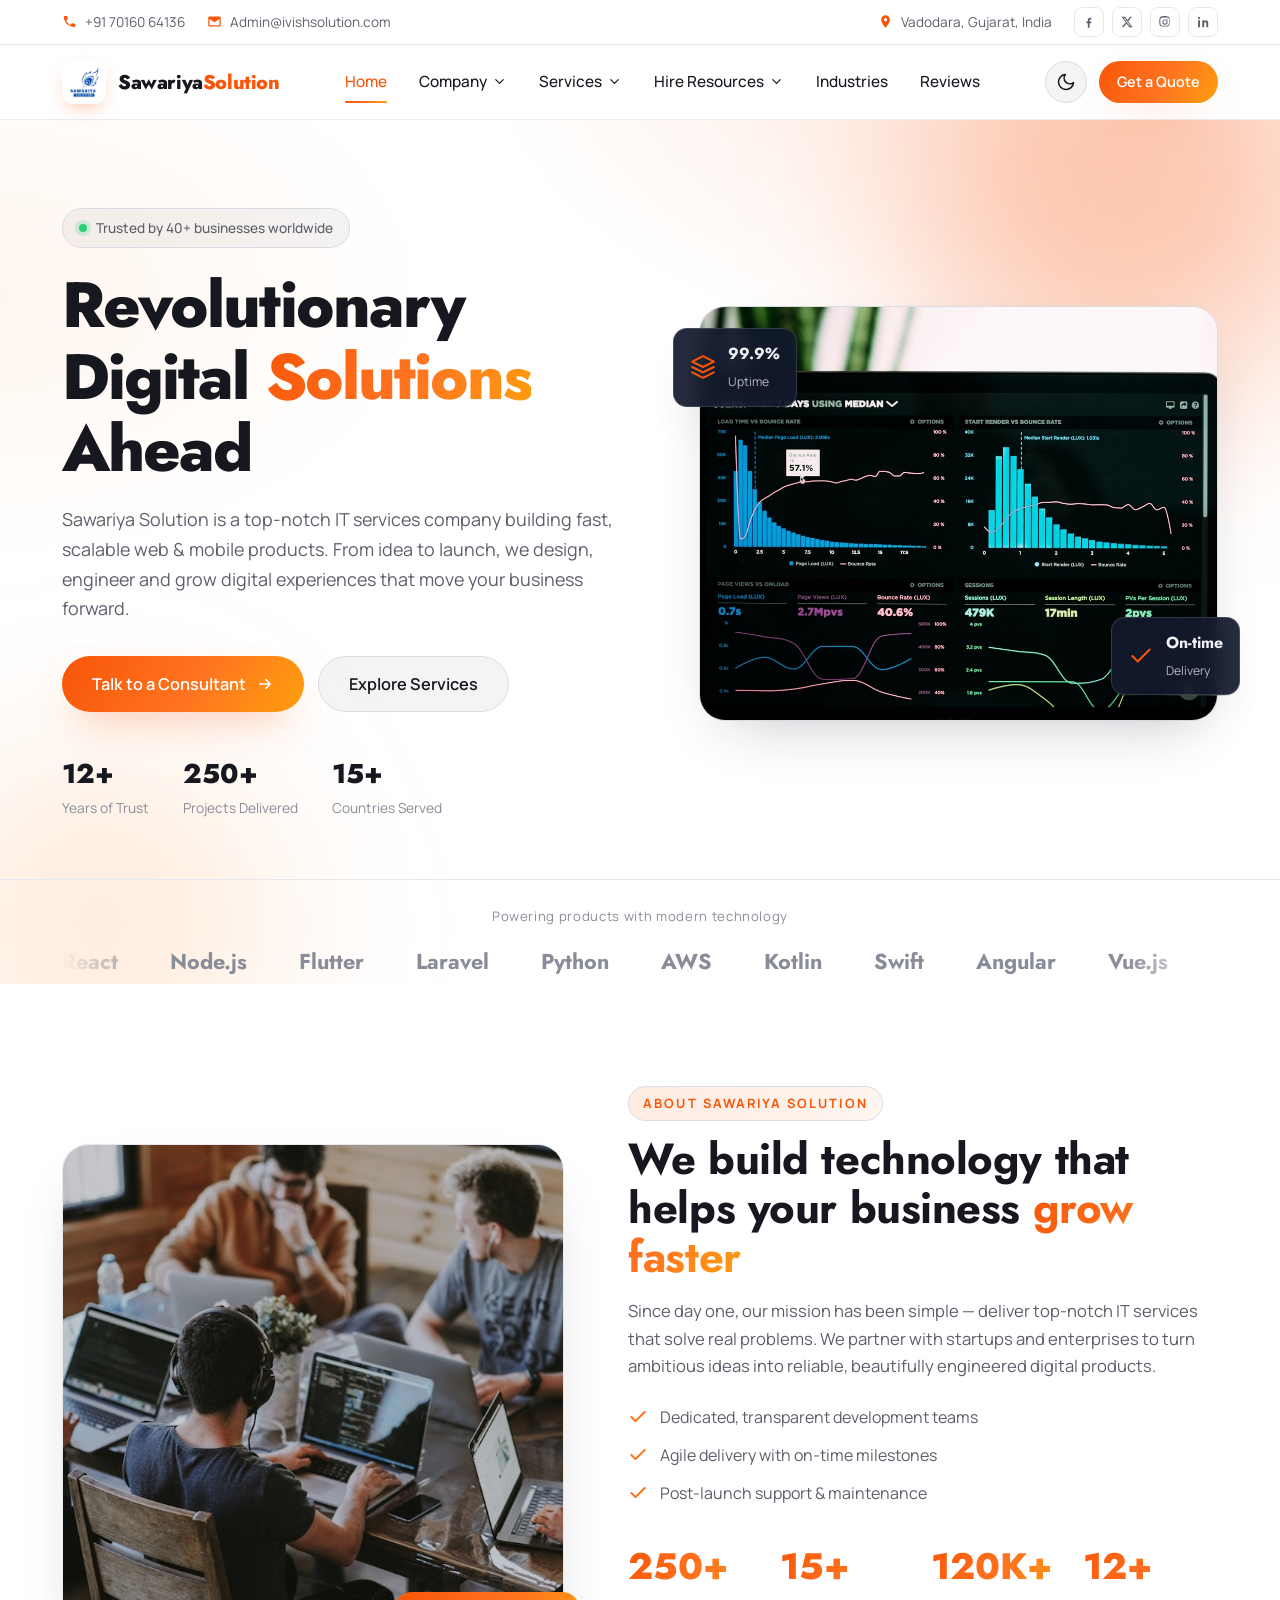
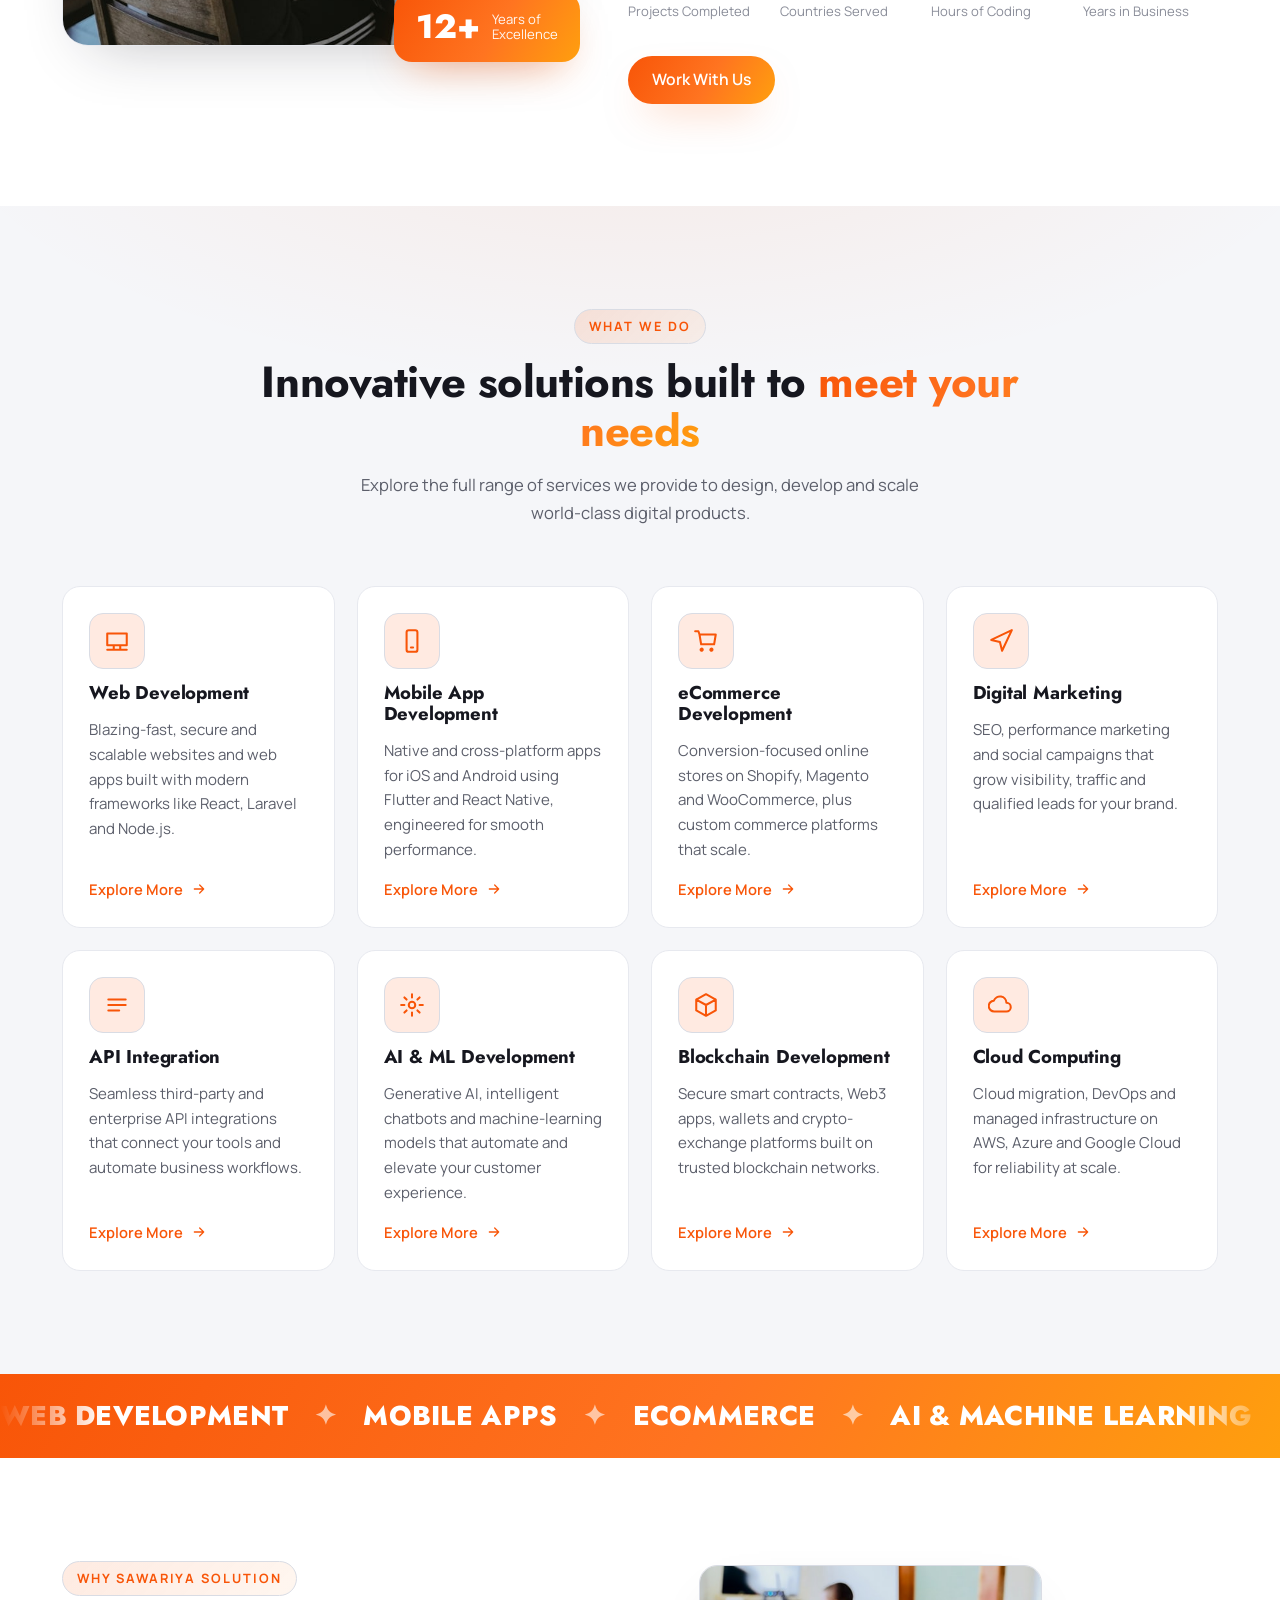
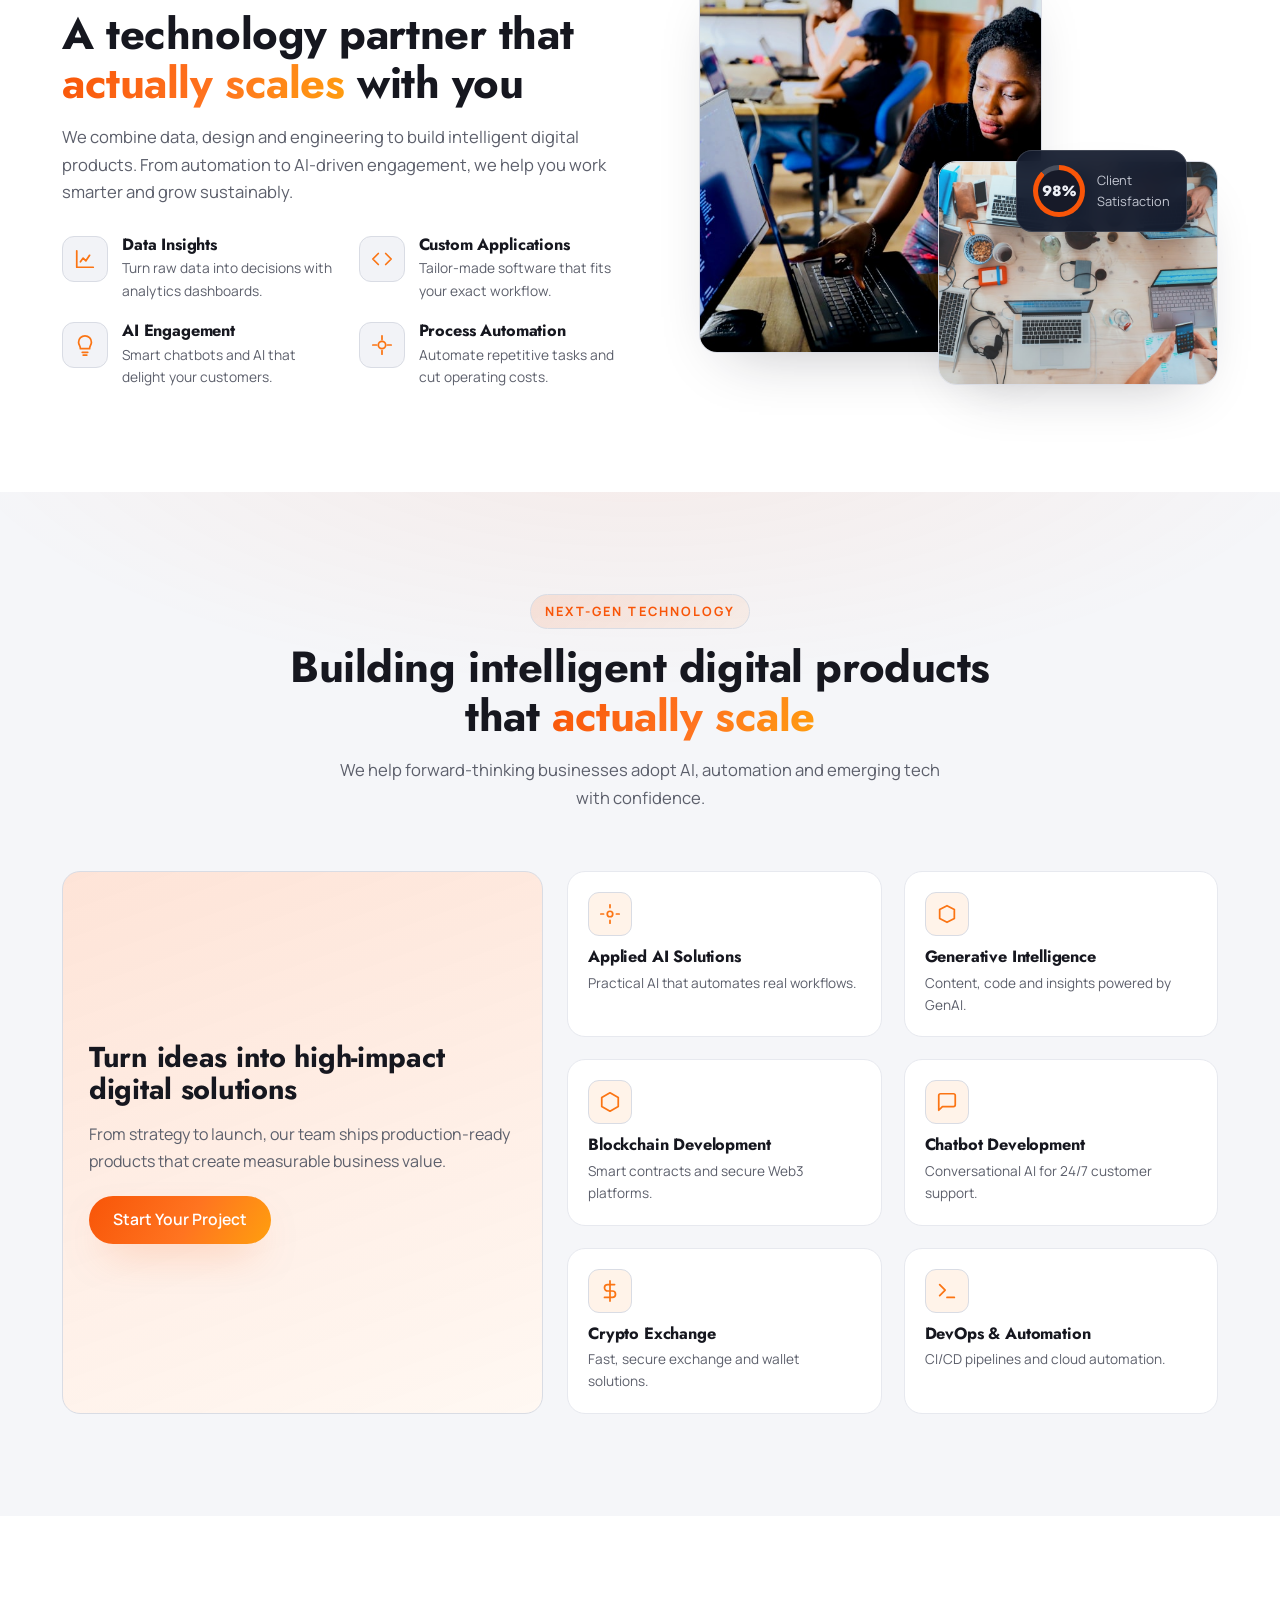
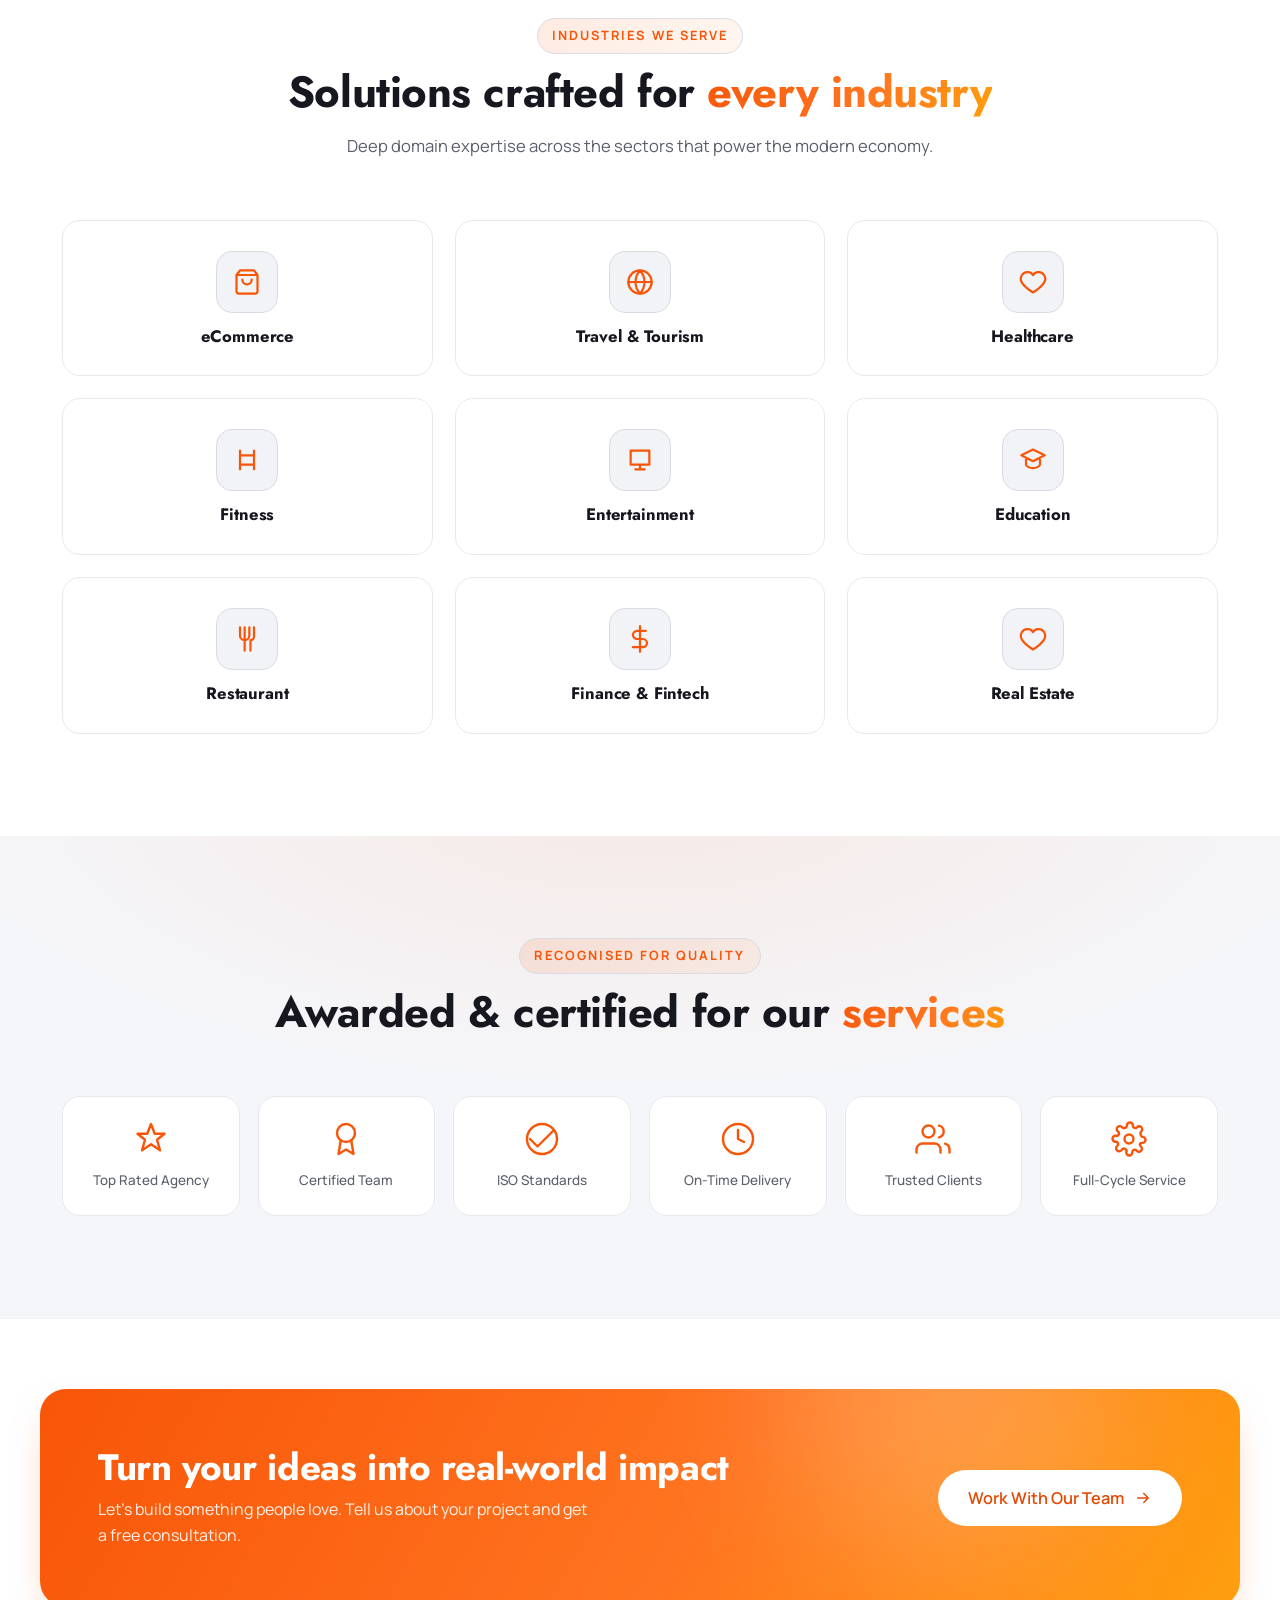
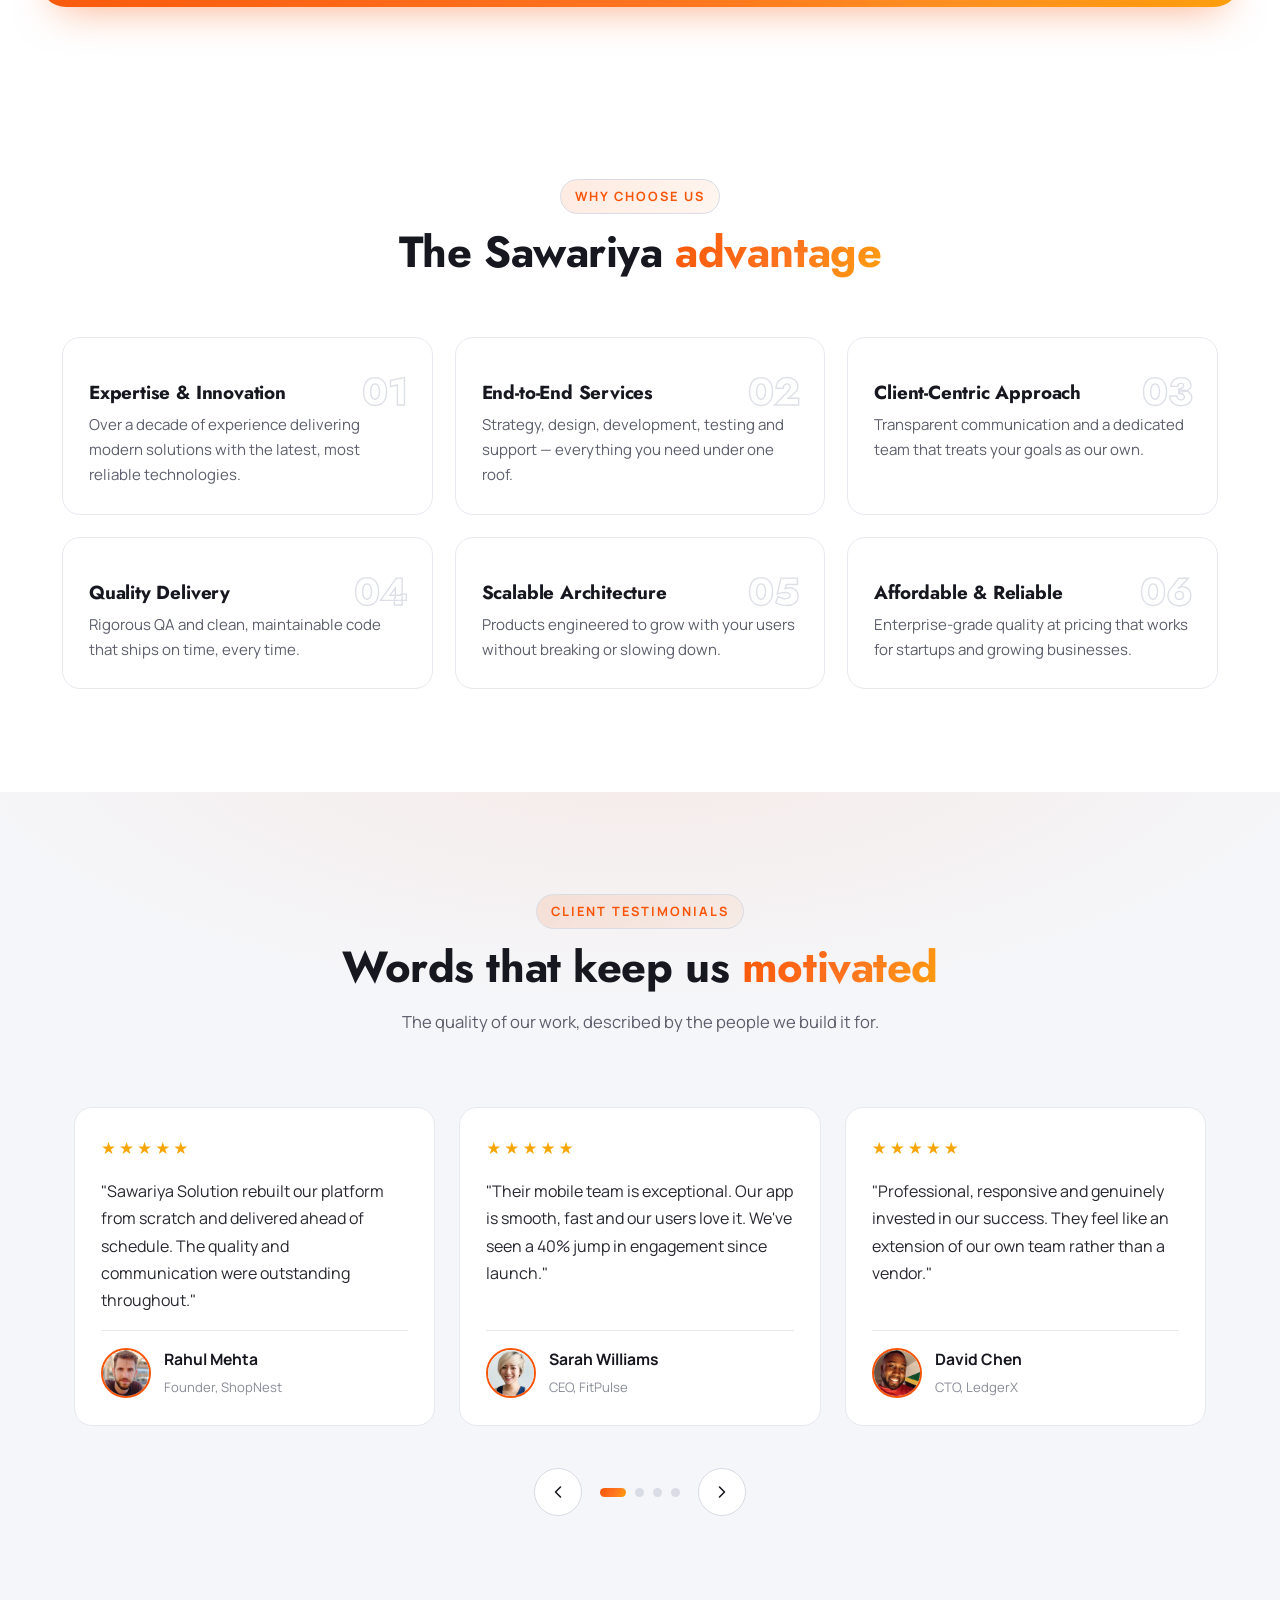
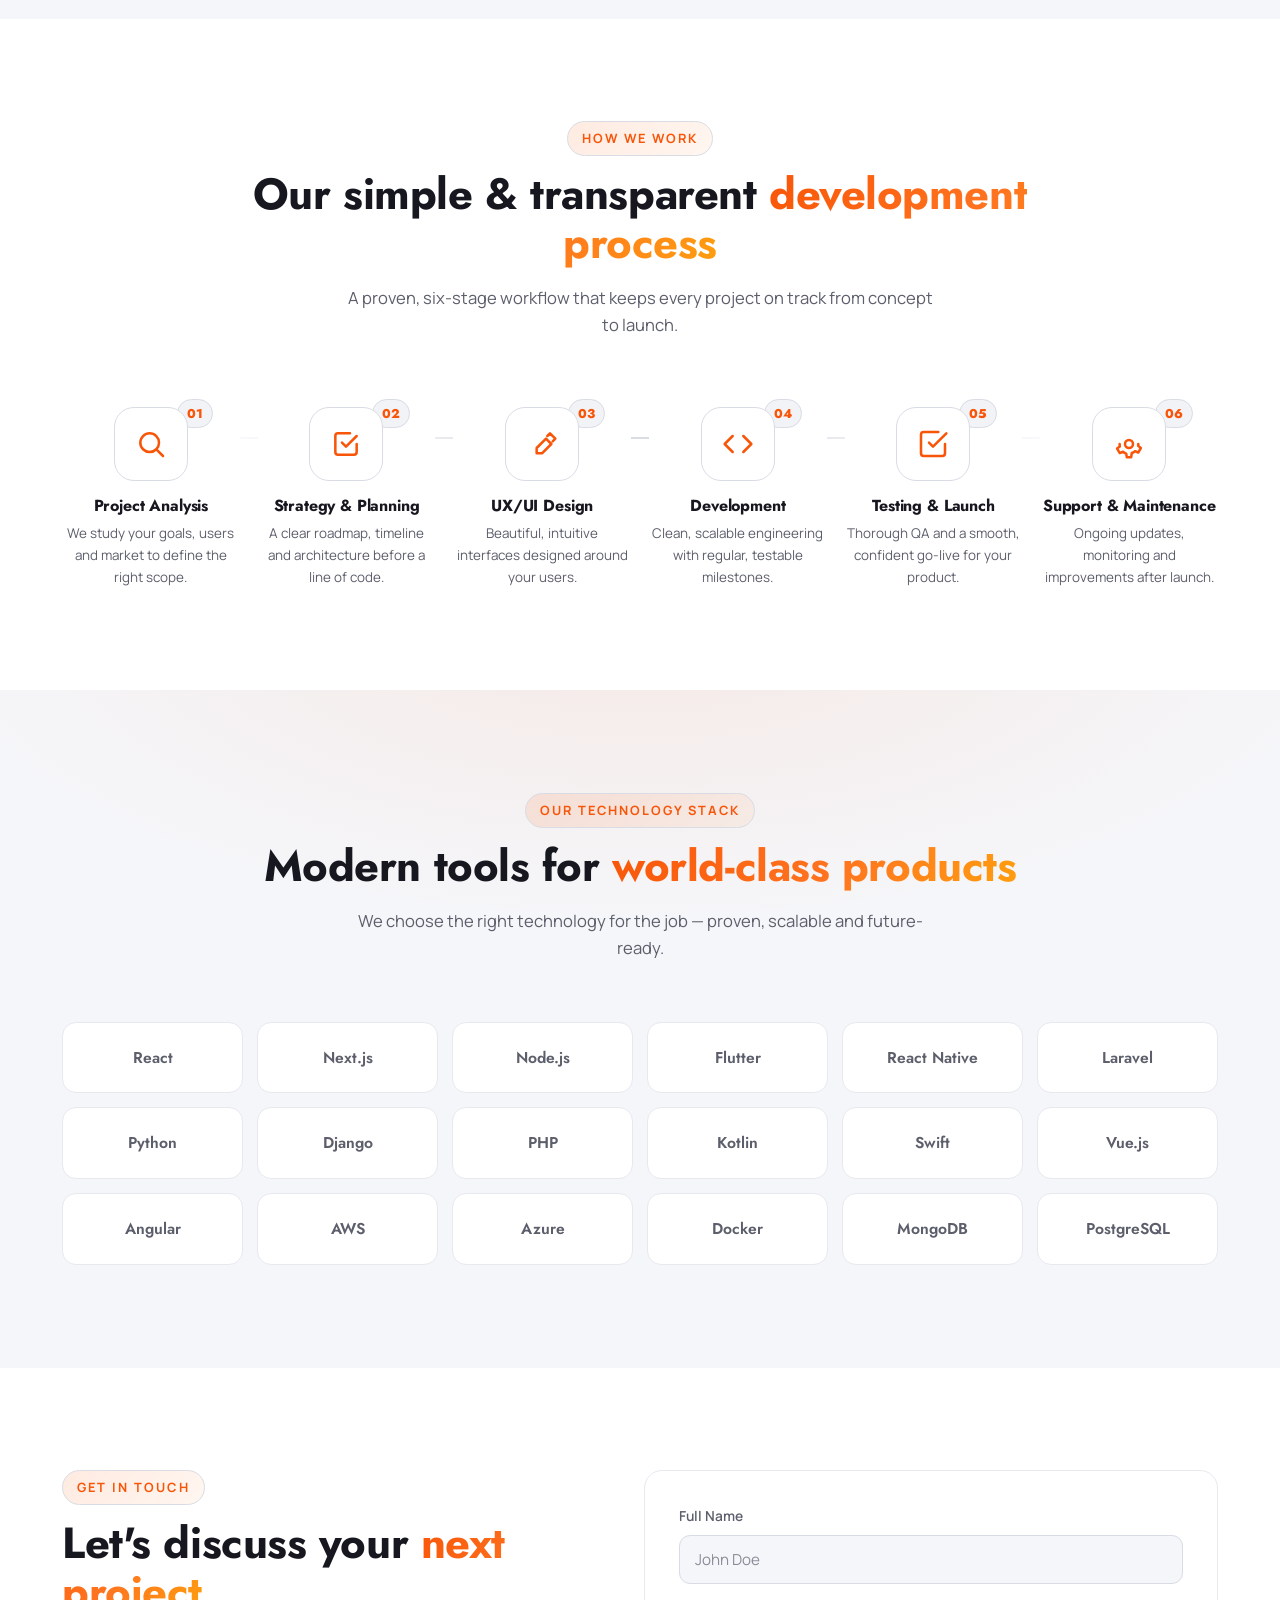
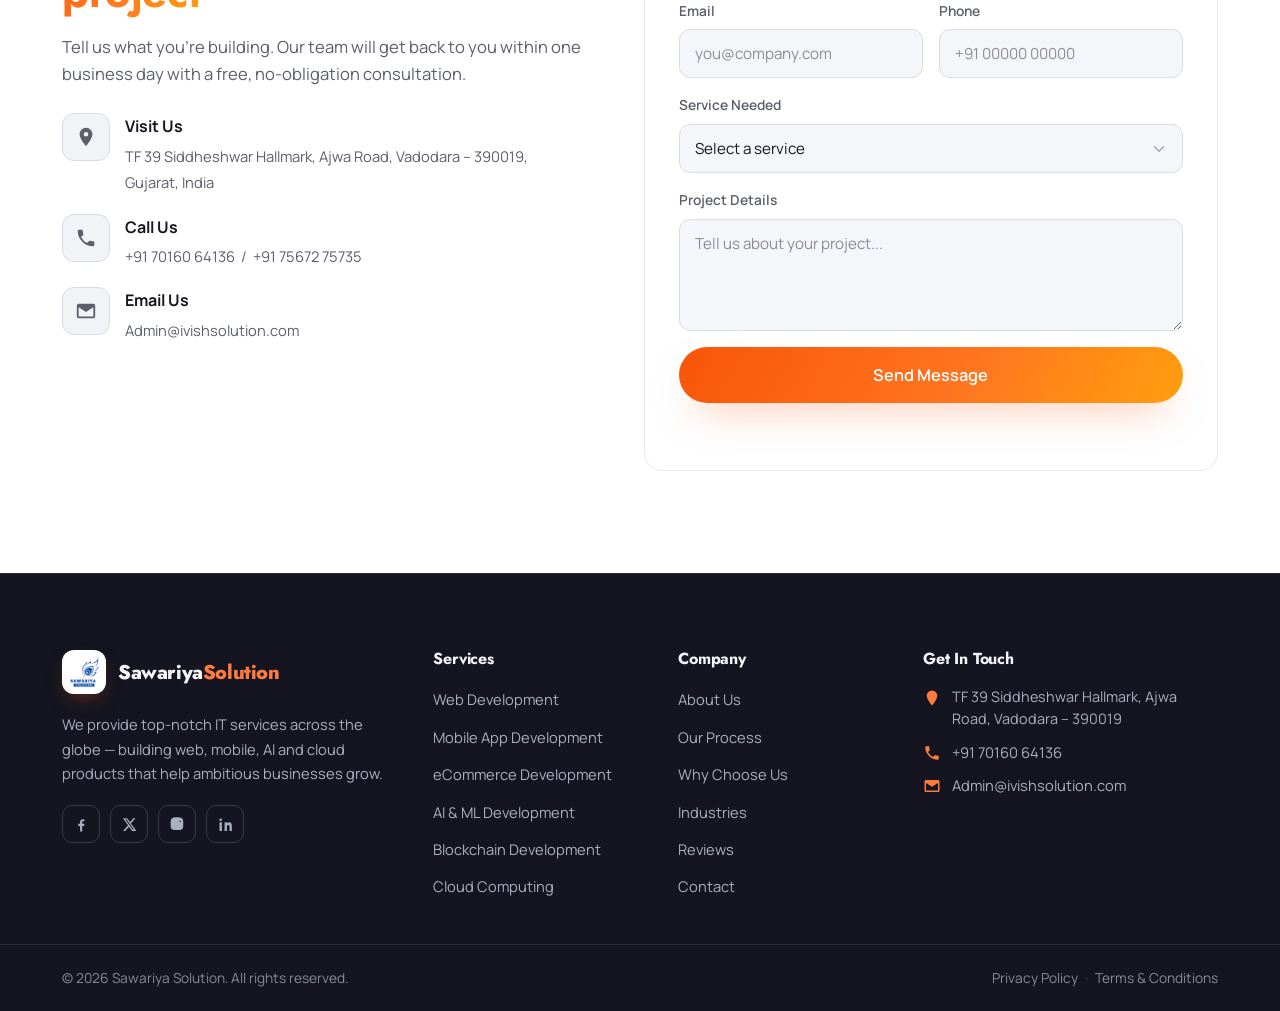
<file: index.html>
<!DOCTYPE html>
<html lang="en">
<head>
  <meta charset="UTF-8" />
  <meta name="viewport" content="width=device-width, initial-scale=1.0" />
  <title>Sawariya Solution | Top Notch IT, Web, Mobile App & AI Development Services</title>
  <meta name="description" content="Sawariya Solution is a global IT services company delivering web development, mobile apps, eCommerce, AI/ML, blockchain and cloud solutions that help businesses scale." />
  <meta name="keywords" content="Sawariya Solution, IT services, web development, mobile app development, eCommerce, AI ML, blockchain, cloud computing, Vadodara" />
  <meta name="author" content="Sawariya Solution" />
  <meta name="theme-color" content="#ffffff" />

  <!-- Open Graph / Social -->
  <meta property="og:type" content="website" />
  <meta property="og:title" content="Sawariya Solution | Top Notch IT Services" />
  <meta property="og:description" content="Web, Mobile App, eCommerce, AI/ML, Blockchain & Cloud development services for a global clientele." />
  <meta property="og:image" content="assets/sawariya-logo.jpg" />

  <link rel="icon" type="image/jpeg" href="assets/sawariya-logo.jpg" />
  <link rel="preload" href="assets/fonts/manrope-400.woff2" as="font" type="font/woff2" crossorigin />
  <link rel="preload" href="assets/fonts/jost-700.woff2" as="font" type="font/woff2" crossorigin />
  <link rel="stylesheet" href="assets/fonts/fonts.css" />
  <link rel="stylesheet" href="css/style.css" />
  <script>try{if(localStorage.getItem('theme')==='dark')document.documentElement.setAttribute('data-theme','dark');}catch(e){}</script>
</head>
<body>

<!-- ===================== TOP BAR ===================== -->
<div class="topbar">
  <div class="container topbar__inner">
    <div class="topbar__left">
      <a href="tel:+917016064136" class="topbar__item"><svg class="ic" viewBox="0 0 24 24"><path d="M6.6 10.8a15.5 15.5 0 0 0 6.6 6.6l2.2-2.2a1 1 0 0 1 1-.24 11.4 11.4 0 0 0 3.6.58 1 1 0 0 1 1 1V20a1 1 0 0 1-1 1A17 17 0 0 1 3 4a1 1 0 0 1 1-1h3.5a1 1 0 0 1 1 1 11.4 11.4 0 0 0 .58 3.6 1 1 0 0 1-.24 1z"/></svg>+91 70160 64136</a>
      <a href="mailto:Admin@ivishsolution.com" class="topbar__item topbar__item--hide"><svg class="ic" viewBox="0 0 24 24"><path d="M4 4h16a2 2 0 0 1 2 2v12a2 2 0 0 1-2 2H4a2 2 0 0 1-2-2V6a2 2 0 0 1 2-2zm0 4v10h16V8l-8 5z"/></svg>Admin@ivishsolution.com</a>
    </div>
    <div class="topbar__right">
      <span class="topbar__item topbar__item--hide"><svg class="ic" viewBox="0 0 24 24"><path d="M12 2a7 7 0 0 0-7 7c0 5 7 13 7 13s7-8 7-13a7 7 0 0 0-7-7zm0 9.5A2.5 2.5 0 1 1 12 6.5a2.5 2.5 0 0 1 0 5z"/></svg>Vadodara, Gujarat, India</span>
      <div class="topbar__social">
        <a href="https://facebook.com/Ivishsolution" target="_blank" rel="noopener" aria-label="Facebook"><svg viewBox="0 0 24 24"><path d="M13 22v-8h2.7l.4-3H13V9c0-.9.3-1.5 1.6-1.5H16V4.8c-.3 0-1.2-.1-2.2-.1-2.2 0-3.8 1.4-3.8 3.9V11H7.5v3H10v8z"/></svg></a>
        <a href="https://twitter.com/ivishsolution" target="_blank" rel="noopener" aria-label="X"><svg viewBox="0 0 24 24"><path d="M17.5 3h3l-6.6 7.5L21.7 21h-5.9l-4.6-6-5.3 6H2.9l7-8L2.6 3h6l4.2 5.5zm-1 16h1.6L7.6 4.7H5.9z"/></svg></a>
        <a href="https://instagram.com/sawariya_solution" target="_blank" rel="noopener" aria-label="Instagram"><svg viewBox="0 0 24 24"><path d="M12 7.5A4.5 4.5 0 1 0 16.5 12 4.5 4.5 0 0 0 12 7.5zm0 7.4A2.9 2.9 0 1 1 14.9 12 2.9 2.9 0 0 1 12 14.9zm4.7-7.6a1 1 0 1 1-1-1 1 1 0 0 1 1 1zM20 7.3a5.2 5.2 0 0 0-1.4-3.7A5.2 5.2 0 0 0 14.9 2c-1.5-.1-5.9-.1-7.4 0A5.2 5.2 0 0 0 3.8 3.6 5.2 5.2 0 0 0 2.4 7.3c-.1 1.5-.1 5.9 0 7.4a5.2 5.2 0 0 0 1.4 3.7 5.2 5.2 0 0 0 3.7 1.4c1.5.1 5.9.1 7.4 0a5.2 5.2 0 0 0 3.7-1.4 5.2 5.2 0 0 0 1.4-3.7c.1-1.5.1-5.9 0-7.4zm-2 9a2.9 2.9 0 0 1-1.7 1.7c-1.1.5-3.8.4-5.1.4s-4 .1-5.1-.4a2.9 2.9 0 0 1-1.7-1.7c-.5-1.1-.4-3.8-.4-5.1s-.1-4 .4-5.1A2.9 2.9 0 0 1 6.9 4.6c1.1-.5 3.8-.4 5.1-.4s4-.1 5.1.4a2.9 2.9 0 0 1 1.7 1.7c.5 1.1.4 3.8.4 5.1s.1 4-.4 5.1z"/></svg></a>
        <a href="https://www.linkedin.com/in/ivish-solution-8a7345194" target="_blank" rel="noopener" aria-label="LinkedIn"><svg viewBox="0 0 24 24"><path d="M6.9 8.8H3.6V21h3.3zM5.2 3.4a1.9 1.9 0 1 0 0 3.8 1.9 1.9 0 0 0 0-3.8zM21 21h-3.3v-6c0-1.4-.5-2.4-1.8-2.4a1.9 1.9 0 0 0-1.8 1.3 2.4 2.4 0 0 0-.1.9V21H10.7s.1-11 0-12.2H14v1.7a3.3 3.3 0 0 1 3-1.6c2.2 0 3.9 1.4 3.9 4.5z"/></svg></a>
      </div>
    </div>
  </div>
</div>

<!-- ===================== HEADER ===================== -->
<header class="header" id="header">
  <div class="container header__inner">
    <a href="#home" class="brand" aria-label="Sawariya Solution home">
      <span class="brand__chip"><img src="assets/sawariya-logo.jpg" alt="Sawariya Solution logo" width="40" height="40" /></span>
      <span class="brand__name">Sawariya<span>Solution</span></span>
    </a>

    <nav class="nav" id="nav">
      <ul class="nav__list">
        <li><a href="index.html" class="nav__link nav__link--active">Home</a></li>
        <li class="has-mega">
          <button class="nav__link nav__toggle" aria-expanded="false">Company <svg class="caret" viewBox="0 0 24 24"><path d="M6 9l6 6 6-6"/></svg></button>
          <div class="mega">
            <a href="about.html"><strong>About Us</strong><span>Who we are</span></a>
            <a href="#process"><strong>Our Process</strong><span>How we work</span></a>
            <a href="#choose"><strong>Why Choose Us</strong><span>Our advantages</span></a>
            <a href="#industries"><strong>Industries</strong><span>Sectors we serve</span></a>
          </div>
        </li>
        <li class="has-mega">
          <button class="nav__link nav__toggle" aria-expanded="false">Services <svg class="caret" viewBox="0 0 24 24"><path d="M6 9l6 6 6-6"/></svg></button>
          <div class="mega mega--wide">
            <a href="services.html"><strong>Web Development</strong><span>PHP, Laravel, React</span></a>
            <a href="services.html"><strong>Mobile App Development</strong><span>iOS, Android, Flutter</span></a>
            <a href="services.html"><strong>eCommerce</strong><span>Shopify, Magento</span></a>
            <a href="services.html"><strong>AI &amp; ML</strong><span>Automation &amp; chatbots</span></a>
            <a href="services.html"><strong>Blockchain</strong><span>Web3 &amp; crypto</span></a>
            <a href="services.html"><strong>Cloud &amp; DevOps</strong><span>AWS, Azure, GCP</span></a>
          </div>
        </li>
        <li class="has-mega">
          <button class="nav__link nav__toggle" aria-expanded="false">Hire Resources <svg class="caret" viewBox="0 0 24 24"><path d="M6 9l6 6 6-6"/></svg></button>
          <div class="mega">
            <a href="contact.html"><strong>Web Developers</strong><span>Dedicated team</span></a>
            <a href="contact.html"><strong>Mobile Developers</strong><span>iOS / Android</span></a>
            <a href="contact.html"><strong>Full-Stack Developers</strong><span>End to end</span></a>
            <a href="contact.html"><strong>UI/UX Designers</strong><span>Product design</span></a>
          </div>
        </li>
        <li><a href="#industries" class="nav__link">Industries</a></li>
        <li><a href="#testimonials" class="nav__link">Reviews</a></li>
        <li class="nav__cta-mobile"><a href="contact.html" class="btn btn--primary">Get a Quote</a></li>
      </ul>
    </nav>

    <div class="header__actions">
      <button class="theme-toggle" id="themeToggle" aria-label="Toggle dark mode" title="Toggle theme">
        <svg class="icon-moon" viewBox="0 0 24 24"><path d="M21 12.8A9 9 0 1 1 11.2 3a7 7 0 0 0 9.8 9.8z"/></svg>
        <svg class="icon-sun" viewBox="0 0 24 24"><circle cx="12" cy="12" r="4"/><path d="M12 2v2M12 20v2M4 12H2M22 12h-2M5 5l1.4 1.4M17.6 17.6 19 19M19 5l-1.4 1.4M6.4 17.6 5 19"/></svg>
      </button>
      <a href="contact.html" class="btn btn--primary btn--sm">Get a Quote</a>
      <button class="hamburger" id="hamburger" aria-label="Open menu" aria-expanded="false">
        <span></span><span></span><span></span>
      </button>
    </div>
  </div>
</header>
<div class="nav-overlay" id="navOverlay"></div>

<main>
<!-- ===================== HERO ===================== -->
<section class="hero" id="home">
  <div class="hero__glow hero__glow--1"></div>
  <div class="hero__glow hero__glow--2"></div>
  <div class="container hero__inner">
    <div class="hero__content reveal">
      <span class="pill"><span class="pill__dot"></span> Trusted by 40+ businesses worldwide</span>
      <h1 class="hero__title">Revolutionary Digital <span class="grad">Solutions</span> Ahead</h1>
      <p class="hero__lead">Sawariya Solution is a top-notch IT services company building fast, scalable web &amp; mobile products. From idea to launch, we design, engineer and grow digital experiences that move your business forward.</p>
      <div class="hero__actions">
        <a href="#contact" class="btn btn--primary btn--lg">Talk to a Consultant <svg class="ic" viewBox="0 0 24 24"><path d="M5 12h14M13 6l6 6-6 6"/></svg></a>
        <a href="services.html" class="btn btn--ghost btn--lg">Explore Services</a>
      </div>
      <div class="hero__stats">
        <div><b>12+</b><span>Years of Trust</span></div>
        <div><b>250+</b><span>Projects Delivered</span></div>
        <div><b>15+</b><span>Countries Served</span></div>
      </div>
    </div>

    <div class="hero__visual reveal">
      <div class="hero__card hero__card--main">
        <img src="assets/images/hero-dashboard.jpg" alt="Digital product dashboard" loading="eager" />
      </div>
      <div class="floaty floaty--1">
        <svg viewBox="0 0 24 24"><path d="M12 2 2 7l10 5 10-5zM2 17l10 5 10-5M2 12l10 5 10-5"/></svg>
        <div><b>99.9%</b><span>Uptime</span></div>
      </div>
      <div class="floaty floaty--2">
        <svg viewBox="0 0 24 24"><path d="M20 6 9 17l-5-5"/></svg>
        <div><b>On-time</b><span>Delivery</span></div>
      </div>
    </div>
  </div>

  <!-- Tech logo marquee -->
  <div class="logostrip">
    <div class="container">
      <p class="logostrip__label">Powering products with modern technology</p>
      <div class="marquee marquee--slow">
        <div class="marquee__track">
          <span class="tech">React</span><span class="tech">Node.js</span><span class="tech">Flutter</span><span class="tech">Laravel</span><span class="tech">Python</span><span class="tech">AWS</span><span class="tech">Kotlin</span><span class="tech">Swift</span><span class="tech">Angular</span><span class="tech">Vue.js</span>
          <span class="tech">React</span><span class="tech">Node.js</span><span class="tech">Flutter</span><span class="tech">Laravel</span><span class="tech">Python</span><span class="tech">AWS</span><span class="tech">Kotlin</span><span class="tech">Swift</span><span class="tech">Angular</span><span class="tech">Vue.js</span>
        </div>
      </div>
    </div>
  </div>
</section>

<!-- ===================== ABOUT / COUNTERS ===================== -->
<section class="section about" id="about">
  <div class="container about__grid">
    <div class="about__media reveal">
      <img src="assets/images/about-team.jpg" alt="Sawariya Solution team collaborating" loading="lazy" />
      <div class="about__badge">
        <b>12+</b>
        <span>Years of<br>Excellence</span>
      </div>
    </div>
    <div class="about__content reveal">
      <span class="eyebrow">About Sawariya Solution</span>
      <h2 class="section__title">We build technology that helps your business <span class="grad">grow faster</span></h2>
      <p class="section__lead">Since day one, our mission has been simple — deliver top-notch IT services that solve real problems. We partner with startups and enterprises to turn ambitious ideas into reliable, beautifully engineered digital products.</p>
      <ul class="ticklist">
        <li><svg class="ic" viewBox="0 0 24 24"><path d="M20 6 9 17l-5-5"/></svg> Dedicated, transparent development teams</li>
        <li><svg class="ic" viewBox="0 0 24 24"><path d="M20 6 9 17l-5-5"/></svg> Agile delivery with on-time milestones</li>
        <li><svg class="ic" viewBox="0 0 24 24"><path d="M20 6 9 17l-5-5"/></svg> Post-launch support &amp; maintenance</li>
      </ul>

      <div class="counters">
        <div class="counter"><b class="count" data-target="250">0</b><span>Projects Completed</span></div>
        <div class="counter"><b class="count" data-target="15">0</b><span>Countries Served</span></div>
        <div class="counter"><b class="count" data-target="120" data-suffix="K">0</b><span>Hours of Coding</span></div>
        <div class="counter"><b class="count" data-target="12">0</b><span>Years in Business</span></div>
      </div>
      <a href="#contact" class="btn btn--primary">Work With Us</a>
    </div>
  </div>
</section>

<!-- ===================== SERVICES ===================== -->
<section class="section services alt" id="services">
  <div class="container">
    <div class="section__head reveal">
      <span class="eyebrow">What We Do</span>
      <h2 class="section__title">Innovative solutions built to <span class="grad">meet your needs</span></h2>
      <p class="section__lead center">Explore the full range of services we provide to design, develop and scale world-class digital products.</p>
    </div>
    <div class="grid grid--4 services__grid">
      <article class="card service reveal">
        <div class="service__icon"><svg viewBox="0 0 24 24"><path d="M3 5h18v11H3zM3 20h18M9 20v-4h6v4"/></svg></div>
        <h3>Web Development</h3>
        <p>Blazing-fast, secure and scalable websites and web apps built with modern frameworks like React, Laravel and Node.js.</p>
        <a href="services.html" class="link-arrow">Explore More <svg viewBox="0 0 24 24"><path d="M5 12h14M13 6l6 6-6 6"/></svg></a>
      </article>
      <article class="card service reveal">
        <div class="service__icon"><svg viewBox="0 0 24 24"><rect x="7" y="2" width="10" height="20" rx="2"/><path d="M11 18h2"/></svg></div>
        <h3>Mobile App Development</h3>
        <p>Native and cross-platform apps for iOS and Android using Flutter and React Native, engineered for smooth performance.</p>
        <a href="services.html" class="link-arrow">Explore More <svg viewBox="0 0 24 24"><path d="M5 12h14M13 6l6 6-6 6"/></svg></a>
      </article>
      <article class="card service reveal">
        <div class="service__icon"><svg viewBox="0 0 24 24"><path d="M6 6h15l-1.5 9h-12zM6 6 5 3H2M9 20a1 1 0 1 0 0 .1M18 20a1 1 0 1 0 0 .1"/></svg></div>
        <h3>eCommerce Development</h3>
        <p>Conversion-focused online stores on Shopify, Magento and WooCommerce, plus custom commerce platforms that scale.</p>
        <a href="services.html" class="link-arrow">Explore More <svg viewBox="0 0 24 24"><path d="M5 12h14M13 6l6 6-6 6"/></svg></a>
      </article>
      <article class="card service reveal">
        <div class="service__icon"><svg viewBox="0 0 24 24"><path d="M3 11l19-9-9 19-2-8-8-2z"/></svg></div>
        <h3>Digital Marketing</h3>
        <p>SEO, performance marketing and social campaigns that grow visibility, traffic and qualified leads for your brand.</p>
        <a href="services.html" class="link-arrow">Explore More <svg viewBox="0 0 24 24"><path d="M5 12h14M13 6l6 6-6 6"/></svg></a>
      </article>
      <article class="card service reveal">
        <div class="service__icon"><svg viewBox="0 0 24 24"><path d="M4 7h16M4 12h16M4 17h10"/></svg></div>
        <h3>API Integration</h3>
        <p>Seamless third-party and enterprise API integrations that connect your tools and automate business workflows.</p>
        <a href="services.html" class="link-arrow">Explore More <svg viewBox="0 0 24 24"><path d="M5 12h14M13 6l6 6-6 6"/></svg></a>
      </article>
      <article class="card service reveal">
        <div class="service__icon"><svg viewBox="0 0 24 24"><circle cx="12" cy="12" r="3"/><path d="M12 2v3M12 19v3M2 12h3M19 12h3M5 5l2 2M17 17l2 2M19 5l-2 2M7 17l-2 2"/></svg></div>
        <h3>AI &amp; ML Development</h3>
        <p>Generative AI, intelligent chatbots and machine-learning models that automate and elevate your customer experience.</p>
        <a href="services.html" class="link-arrow">Explore More <svg viewBox="0 0 24 24"><path d="M5 12h14M13 6l6 6-6 6"/></svg></a>
      </article>
      <article class="card service reveal">
        <div class="service__icon"><svg viewBox="0 0 24 24"><path d="M12 2 3 7v10l9 5 9-5V7zM12 12v10M12 12 3 7M12 12l9-5"/></svg></div>
        <h3>Blockchain Development</h3>
        <p>Secure smart contracts, Web3 apps, wallets and crypto-exchange platforms built on trusted blockchain networks.</p>
        <a href="services.html" class="link-arrow">Explore More <svg viewBox="0 0 24 24"><path d="M5 12h14M13 6l6 6-6 6"/></svg></a>
      </article>
      <article class="card service reveal">
        <div class="service__icon"><svg viewBox="0 0 24 24"><path d="M17 18a4 4 0 0 0 0-8 6 6 0 0 0-11.6-2A4.5 4.5 0 0 0 6 18z"/></svg></div>
        <h3>Cloud Computing</h3>
        <p>Cloud migration, DevOps and managed infrastructure on AWS, Azure and Google Cloud for reliability at scale.</p>
        <a href="services.html" class="link-arrow">Explore More <svg viewBox="0 0 24 24"><path d="M5 12h14M13 6l6 6-6 6"/></svg></a>
      </article>
    </div>
  </div>
</section>

<!-- ===================== SERVICE MARQUEE ===================== -->
<div class="servicebar" aria-hidden="true">
  <div class="marquee">
    <div class="marquee__track marquee__track--big">
      <span>Web Development</span><span class="star">✦</span><span>Mobile Apps</span><span class="star">✦</span><span>eCommerce</span><span class="star">✦</span><span>AI &amp; Machine Learning</span><span class="star">✦</span><span>Blockchain</span><span class="star">✦</span><span>Cloud &amp; DevOps</span><span class="star">✦</span>
      <span>Web Development</span><span class="star">✦</span><span>Mobile Apps</span><span class="star">✦</span><span>eCommerce</span><span class="star">✦</span><span>AI &amp; Machine Learning</span><span class="star">✦</span><span>Blockchain</span><span class="star">✦</span><span>Cloud &amp; DevOps</span><span class="star">✦</span>
    </div>
  </div>
</div>

<!-- ===================== WHY SAWARIYA ===================== -->
<section class="section why" id="why">
  <div class="container why__grid">
    <div class="why__content reveal">
      <span class="eyebrow">Why Sawariya Solution</span>
      <h2 class="section__title">A technology partner that <span class="grad">actually scales</span> with you</h2>
      <p class="section__lead">We combine data, design and engineering to build intelligent digital products. From automation to AI-driven engagement, we help you work smarter and grow sustainably.</p>
      <div class="why__features">
        <div class="feature reveal">
          <div class="feature__icon"><svg viewBox="0 0 24 24"><path d="M3 3v18h18M7 15l3-4 3 3 4-6"/></svg></div>
          <div><h4>Data Insights</h4><p>Turn raw data into decisions with analytics dashboards.</p></div>
        </div>
        <div class="feature reveal">
          <div class="feature__icon"><svg viewBox="0 0 24 24"><path d="M16 18 22 12 16 6M8 6 2 12l6 6"/></svg></div>
          <div><h4>Custom Applications</h4><p>Tailor-made software that fits your exact workflow.</p></div>
        </div>
        <div class="feature reveal">
          <div class="feature__icon"><svg viewBox="0 0 24 24"><path d="M12 2a7 7 0 0 1 7 7c0 3-2 4-2 7H7c0-3-2-4-2-7a7 7 0 0 1 7-7zM9 20h6M10 23h4"/></svg></div>
          <div><h4>AI Engagement</h4><p>Smart chatbots and AI that delight your customers.</p></div>
        </div>
        <div class="feature reveal">
          <div class="feature__icon"><svg viewBox="0 0 24 24"><path d="M12 2v4M12 18v4M2 12h4M18 12h4M12 8a4 4 0 1 0 0 8 4 4 0 0 0 0-8z"/></svg></div>
          <div><h4>Process Automation</h4><p>Automate repetitive tasks and cut operating costs.</p></div>
        </div>
      </div>
    </div>
    <div class="why__media reveal">
      <img src="assets/images/why-1.jpg" alt="Developer at work" class="why__img why__img--a" loading="lazy" />
      <img src="assets/images/why-2.jpg" alt="Team planning" class="why__img why__img--b" loading="lazy" />
      <div class="why__pop">
        <div class="why__pop-ring"><b>98%</b></div>
        <span>Client<br>Satisfaction</span>
      </div>
    </div>
  </div>
</section>

<!-- ===================== EMERGING TECH ===================== -->
<section class="section emerging alt">
  <div class="container">
    <div class="section__head reveal">
      <span class="eyebrow">Next-Gen Technology</span>
      <h2 class="section__title">Building intelligent digital products that <span class="grad">actually scale</span></h2>
      <p class="section__lead center">We help forward-thinking businesses adopt AI, automation and emerging tech with confidence.</p>
    </div>
    <div class="emerging__grid">
      <div class="emerging__feature card reveal">
        <h3>Turn ideas into high-impact digital solutions</h3>
        <p>From strategy to launch, our team ships production-ready products that create measurable business value.</p>
        <a href="#contact" class="btn btn--primary">Start Your Project</a>
      </div>
      <div class="grid grid--2 emerging__list">
        <article class="card mini reveal">
          <div class="mini__icon"><svg viewBox="0 0 24 24"><circle cx="12" cy="12" r="3"/><path d="M12 2v3M12 19v3M2 12h3M19 12h3"/></svg></div>
          <h4>Applied AI Solutions</h4>
          <p>Practical AI that automates real workflows.</p>
        </article>
        <article class="card mini reveal">
          <div class="mini__icon"><svg viewBox="0 0 24 24"><path d="M12 3 4 7v10l8 4 8-4V7z"/></svg></div>
          <h4>Generative Intelligence</h4>
          <p>Content, code and insights powered by GenAI.</p>
        </article>
        <article class="card mini reveal">
          <div class="mini__icon"><svg viewBox="0 0 24 24"><path d="M12 2 3 7v10l9 5 9-5V7z"/></svg></div>
          <h4>Blockchain Development</h4>
          <p>Smart contracts and secure Web3 platforms.</p>
        </article>
        <article class="card mini reveal">
          <div class="mini__icon"><svg viewBox="0 0 24 24"><path d="M21 15a2 2 0 0 1-2 2H7l-4 4V5a2 2 0 0 1 2-2h14a2 2 0 0 1 2 2z"/></svg></div>
          <h4>Chatbot Development</h4>
          <p>Conversational AI for 24/7 customer support.</p>
        </article>
        <article class="card mini reveal">
          <div class="mini__icon"><svg viewBox="0 0 24 24"><path d="M12 1v22M17 5H9.5a3.5 3.5 0 0 0 0 7h5a3.5 3.5 0 0 1 0 7H6"/></svg></div>
          <h4>Crypto Exchange</h4>
          <p>Fast, secure exchange and wallet solutions.</p>
        </article>
        <article class="card mini reveal">
          <div class="mini__icon"><svg viewBox="0 0 24 24"><path d="M4 17l6-6-6-6M12 19h8"/></svg></div>
          <h4>DevOps &amp; Automation</h4>
          <p>CI/CD pipelines and cloud automation.</p>
        </article>
      </div>
    </div>
  </div>
</section>

<!-- ===================== INDUSTRIES ===================== -->
<section class="section industries" id="industries">
  <div class="container">
    <div class="section__head reveal">
      <span class="eyebrow">Industries We Serve</span>
      <h2 class="section__title">Solutions crafted for <span class="grad">every industry</span></h2>
      <p class="section__lead center">Deep domain expertise across the sectors that power the modern economy.</p>
    </div>
    <div class="grid grid--3 industries__grid">
      <a href="#contact" class="card industry reveal"><span class="industry__ic"><svg viewBox="0 0 24 24"><path d="M6 2 3 6v14a2 2 0 0 0 2 2h14a2 2 0 0 0 2-2V6l-3-4zM3 6h18M16 10a4 4 0 0 1-8 0"/></svg></span><h4>eCommerce</h4></a>
      <a href="#contact" class="card industry reveal"><span class="industry__ic"><svg viewBox="0 0 24 24"><path d="M2 12h20M12 2a15 15 0 0 1 0 20 15 15 0 0 1 0-20z"/><circle cx="12" cy="12" r="10"/></svg></span><h4>Travel &amp; Tourism</h4></a>
      <a href="#contact" class="card industry reveal"><span class="industry__ic"><svg viewBox="0 0 24 24"><path d="M12 21s-7-4.5-9.5-8.5A5.5 5.5 0 0 1 12 6a5.5 5.5 0 0 1 9.5 6.5C19 16.5 12 21 12 21z"/></svg></span><h4>Healthcare</h4></a>
      <a href="#contact" class="card industry reveal"><span class="industry__ic"><svg viewBox="0 0 24 24"><path d="M6 4v16M18 4v16M6 8h12M6 16h12"/></svg></span><h4>Fitness</h4></a>
      <a href="#contact" class="card industry reveal"><span class="industry__ic"><svg viewBox="0 0 24 24"><path d="M4 4h16v12H4zM8 20h8M12 16v4"/></svg></span><h4>Entertainment</h4></a>
      <a href="#contact" class="card industry reveal"><span class="industry__ic"><svg viewBox="0 0 24 24"><path d="M12 3 2 8l10 5 10-5zM6 10v6c0 1 3 3 6 3s6-2 6-3v-6"/></svg></span><h4>Education</h4></a>
      <a href="#contact" class="card industry reveal"><span class="industry__ic"><svg viewBox="0 0 24 24"><path d="M6 2v7a4 4 0 0 0 8 0V2M10 2v20M18 2v8a3 3 0 0 1-3 3v9"/></svg></span><h4>Restaurant</h4></a>
      <a href="#contact" class="card industry reveal"><span class="industry__ic"><svg viewBox="0 0 24 24"><path d="M12 1v22M17 5H9.5a3.5 3.5 0 0 0 0 7h5a3.5 3.5 0 0 1 0 7H6"/></svg></span><h4>Finance &amp; Fintech</h4></a>
      <a href="#contact" class="card industry reveal"><span class="industry__ic"><svg viewBox="0 0 24 24"><path d="M12 21s-7-4.5-9.5-8.5A5.5 5.5 0 0 1 12 6a5.5 5.5 0 0 1 9.5 6.5C19 16.5 12 21 12 21z"/></svg></span><h4>Real Estate</h4></a>
    </div>
  </div>
</section>

<!-- ===================== AWARDS / TRUST ===================== -->
<section class="section trust alt">
  <div class="container">
    <div class="section__head reveal">
      <span class="eyebrow">Recognised For Quality</span>
      <h2 class="section__title">Awarded &amp; certified for our <span class="grad">services</span></h2>
    </div>
    <div class="trust__grid reveal">
      <div class="trust__item"><svg viewBox="0 0 24 24"><path d="M12 2l2.5 6.5H21l-5 4 2 7-6-4-6 4 2-7-5-4h6.5z"/></svg><span>Top Rated Agency</span></div>
      <div class="trust__item"><svg viewBox="0 0 24 24"><circle cx="12" cy="8" r="6"/><path d="M8.5 13 7 22l5-3 5 3-1.5-9"/></svg><span>Certified Team</span></div>
      <div class="trust__item"><svg viewBox="0 0 24 24"><path d="M20 6 9 17l-5-5"/><circle cx="12" cy="12" r="10"/></svg><span>ISO Standards</span></div>
      <div class="trust__item"><svg viewBox="0 0 24 24"><path d="M12 2a10 10 0 1 0 10 10A10 10 0 0 0 12 2zm0 4v6l4 2"/></svg><span>On-Time Delivery</span></div>
      <div class="trust__item"><svg viewBox="0 0 24 24"><path d="M17 21v-2a4 4 0 0 0-4-4H5a4 4 0 0 0-4 4v2M9 11a4 4 0 1 0 0-8 4 4 0 0 0 0 8zM23 21v-2a4 4 0 0 0-3-3.9M16 3.1a4 4 0 0 1 0 7.8"/></svg><span>Trusted Clients</span></div>
      <div class="trust__item"><svg viewBox="0 0 24 24"><path d="M12 15a3 3 0 1 0 0-6 3 3 0 0 0 0 6zM19.4 15a1.6 1.6 0 0 0 .3 1.8l.1.1a2 2 0 1 1-2.8 2.8l-.1-.1a1.6 1.6 0 0 0-2.7 1.1V21a2 2 0 0 1-4 0v-.1A1.6 1.6 0 0 0 7 19.4a2 2 0 1 1-2.8-2.8l.1-.1a1.6 1.6 0 0 0-1.1-2.7H3a2 2 0 0 1 0-4h.1A1.6 1.6 0 0 0 4.6 7a2 2 0 1 1 2.8-2.8l.1.1a1.6 1.6 0 0 0 1.8.3H9.5A1.6 1.6 0 0 0 10.6 3V3a2 2 0 0 1 4 0v.1a1.6 1.6 0 0 0 2.7 1.1l.1-.1A2 2 0 1 1 20.2 7l-.1.1a1.6 1.6 0 0 0-.3 1.8V9.5a1.6 1.6 0 0 0 1.5 1.1H21a2 2 0 0 1 0 4h-.1a1.6 1.6 0 0 0-1.5 1z"/></svg><span>Full-Cycle Service</span></div>
    </div>
  </div>
</section>

<!-- ===================== CTA BAND ===================== -->
<section class="ctaband">
  <div class="container ctaband__inner reveal">
    <div class="ctaband__glow"></div>
    <div>
      <h2>Turn your ideas into real-world impact</h2>
      <p>Let's build something people love. Tell us about your project and get a free consultation.</p>
    </div>
    <a href="#contact" class="btn btn--light btn--lg">Work With Our Team <svg class="ic" viewBox="0 0 24 24"><path d="M5 12h14M13 6l6 6-6 6"/></svg></a>
  </div>
</section>

<!-- ===================== WHY CHOOSE US ===================== -->
<section class="section choose" id="choose">
  <div class="container">
    <div class="section__head reveal">
      <span class="eyebrow">Why Choose Us</span>
      <h2 class="section__title">The Sawariya <span class="grad">advantage</span></h2>
    </div>
    <div class="grid grid--3 choose__grid">
      <article class="card choose__card reveal"><span class="choose__num">01</span><h3>Expertise &amp; Innovation</h3><p>Over a decade of experience delivering modern solutions with the latest, most reliable technologies.</p></article>
      <article class="card choose__card reveal"><span class="choose__num">02</span><h3>End-to-End Services</h3><p>Strategy, design, development, testing and support — everything you need under one roof.</p></article>
      <article class="card choose__card reveal"><span class="choose__num">03</span><h3>Client-Centric Approach</h3><p>Transparent communication and a dedicated team that treats your goals as our own.</p></article>
      <article class="card choose__card reveal"><span class="choose__num">04</span><h3>Quality Delivery</h3><p>Rigorous QA and clean, maintainable code that ships on time, every time.</p></article>
      <article class="card choose__card reveal"><span class="choose__num">05</span><h3>Scalable Architecture</h3><p>Products engineered to grow with your users without breaking or slowing down.</p></article>
      <article class="card choose__card reveal"><span class="choose__num">06</span><h3>Affordable &amp; Reliable</h3><p>Enterprise-grade quality at pricing that works for startups and growing businesses.</p></article>
    </div>
  </div>
</section>

<!-- ===================== TESTIMONIALS ===================== -->
<section class="section testimonials alt" id="testimonials">
  <div class="container">
    <div class="section__head reveal">
      <span class="eyebrow">Client Testimonials</span>
      <h2 class="section__title">Words that keep us <span class="grad">motivated</span></h2>
      <p class="section__lead center">The quality of our work, described by the people we build it for.</p>
    </div>

    <div class="slider" id="testimonialSlider">
      <div class="slider__viewport">
        <div class="slider__track" id="testiTrack">
          <div class="slide">
            <article class="card testimonial">
              <div class="stars">★★★★★</div>
              <p class="testimonial__quote">"Sawariya Solution rebuilt our platform from scratch and delivered ahead of schedule. The quality and communication were outstanding throughout."</p>
              <div class="testimonial__author"><img src="assets/images/avatar-1.jpg" alt="" /><div><b>Rahul Mehta</b><span>Founder, ShopNest</span></div></div>
            </article>
          </div>
          <div class="slide">
            <article class="card testimonial">
              <div class="stars">★★★★★</div>
              <p class="testimonial__quote">"Their mobile team is exceptional. Our app is smooth, fast and our users love it. We've seen a 40% jump in engagement since launch."</p>
              <div class="testimonial__author"><img src="assets/images/avatar-2.jpg" alt="" /><div><b>Sarah Williams</b><span>CEO, FitPulse</span></div></div>
            </article>
          </div>
          <div class="slide">
            <article class="card testimonial">
              <div class="stars">★★★★★</div>
              <p class="testimonial__quote">"Professional, responsive and genuinely invested in our success. They feel like an extension of our own team rather than a vendor."</p>
              <div class="testimonial__author"><img src="assets/images/avatar-3.jpg" alt="" /><div><b>David Chen</b><span>CTO, LedgerX</span></div></div>
            </article>
          </div>
          <div class="slide">
            <article class="card testimonial">
              <div class="stars">★★★★★</div>
              <p class="testimonial__quote">"From design to deployment, everything was handled with care. Our eCommerce revenue grew steadily after the redesign they delivered."</p>
              <div class="testimonial__author"><img src="assets/images/avatar-4.jpg" alt="" /><div><b>Priya Sharma</b><span>Director, Bloom Retail</span></div></div>
            </article>
          </div>
          <div class="slide">
            <article class="card testimonial">
              <div class="stars">★★★★★</div>
              <p class="testimonial__quote">"The AI chatbot they built cut our support load in half. Highly recommend Sawariya for any serious digital project."</p>
              <div class="testimonial__author"><img src="assets/images/avatar-5.jpg" alt="" /><div><b>James Carter</b><span>COO, Helply</span></div></div>
            </article>
          </div>
          <div class="slide">
            <article class="card testimonial">
              <div class="stars">★★★★★</div>
              <p class="testimonial__quote">"Reliable, transparent and skilled. They delivered exactly what we envisioned and supported us long after launch."</p>
              <div class="testimonial__author"><img src="assets/images/avatar-6.jpg" alt="" /><div><b>Aisha Khan</b><span>Founder, CareConnect</span></div></div>
            </article>
          </div>
        </div>
      </div>
      <div class="slider__controls">
        <button class="slider__btn" id="testiPrev" aria-label="Previous"><svg viewBox="0 0 24 24"><path d="M15 18l-6-6 6-6"/></svg></button>
        <div class="slider__dots" id="testiDots"></div>
        <button class="slider__btn" id="testiNext" aria-label="Next"><svg viewBox="0 0 24 24"><path d="M9 6l6 6-6 6"/></svg></button>
      </div>
    </div>
  </div>
</section>

<!-- ===================== PROCESS ===================== -->
<section class="section process" id="process">
  <div class="container">
    <div class="section__head reveal">
      <span class="eyebrow">How We Work</span>
      <h2 class="section__title">Our simple &amp; transparent <span class="grad">development process</span></h2>
      <p class="section__lead center">A proven, six-stage workflow that keeps every project on track from concept to launch.</p>
    </div>
    <div class="process__line">
      <div class="process__step reveal"><span class="process__num">01</span><div class="process__ic"><svg viewBox="0 0 24 24"><path d="M11 4a7 7 0 1 0 0 14 7 7 0 0 0 0-14zM21 21l-5-5"/></svg></div><h4>Project Analysis</h4><p>We study your goals, users and market to define the right scope.</p></div>
      <div class="process__step reveal"><span class="process__num">02</span><div class="process__ic"><svg viewBox="0 0 24 24"><path d="M9 11l3 3 8-8M20 12v6a2 2 0 0 1-2 2H6a2 2 0 0 1-2-2V6a2 2 0 0 1 2-2h9"/></svg></div><h4>Strategy &amp; Planning</h4><p>A clear roadmap, timeline and architecture before a line of code.</p></div>
      <div class="process__step reveal"><span class="process__num">03</span><div class="process__ic"><svg viewBox="0 0 24 24"><path d="M12 19l7-7-4-4-7 7v4zM16 6l2-2 4 4-2 2"/></svg></div><h4>UX/UI Design</h4><p>Beautiful, intuitive interfaces designed around your users.</p></div>
      <div class="process__step reveal"><span class="process__num">04</span><div class="process__ic"><svg viewBox="0 0 24 24"><path d="M8 6 2 12l6 6M16 6l6 6-6 6"/></svg></div><h4>Development</h4><p>Clean, scalable engineering with regular, testable milestones.</p></div>
      <div class="process__step reveal"><span class="process__num">05</span><div class="process__ic"><svg viewBox="0 0 24 24"><path d="M9 11l3 3L22 4M21 12v7a2 2 0 0 1-2 2H5a2 2 0 0 1-2-2V5a2 2 0 0 1 2-2h11"/></svg></div><h4>Testing &amp; Launch</h4><p>Thorough QA and a smooth, confident go-live for your product.</p></div>
      <div class="process__step reveal"><span class="process__num">06</span><div class="process__ic"><svg viewBox="0 0 24 24"><path d="M12 15a3 3 0 1 0 0-6 3 3 0 0 0 0 6zM19 12a7 7 0 0 1-.1 1.4l2 1.6-2 3.4-2.4-1a7 7 0 0 1-2.4 1.4L13.6 22h-3.2l-.5-2.8a7 7 0 0 1-2.4-1.4l-2.4 1-2-3.4 2-1.6A7 7 0 0 1 5 12"/></svg></div><h4>Support &amp; Maintenance</h4><p>Ongoing updates, monitoring and improvements after launch.</p></div>
    </div>
  </div>
</section>

<!-- ===================== TECH STACK ===================== -->
<section class="section stack alt">
  <div class="container">
    <div class="section__head reveal">
      <span class="eyebrow">Our Technology Stack</span>
      <h2 class="section__title">Modern tools for <span class="grad">world-class products</span></h2>
      <p class="section__lead center">We choose the right technology for the job — proven, scalable and future-ready.</p>
    </div>
    <div class="stack__grid reveal">
      <div class="stack__item">React</div><div class="stack__item">Next.js</div><div class="stack__item">Node.js</div><div class="stack__item">Flutter</div><div class="stack__item">React Native</div><div class="stack__item">Laravel</div>
      <div class="stack__item">Python</div><div class="stack__item">Django</div><div class="stack__item">PHP</div><div class="stack__item">Kotlin</div><div class="stack__item">Swift</div><div class="stack__item">Vue.js</div>
      <div class="stack__item">Angular</div><div class="stack__item">AWS</div><div class="stack__item">Azure</div><div class="stack__item">Docker</div><div class="stack__item">MongoDB</div><div class="stack__item">PostgreSQL</div>
    </div>
  </div>
</section>

<!-- ===================== CONTACT ===================== -->
<section class="section contact" id="contact">
  <div class="container contact__grid">
    <div class="contact__info reveal">
      <span class="eyebrow">Get In Touch</span>
      <h2 class="section__title">Let's discuss your <span class="grad">next project</span></h2>
      <p class="section__lead">Tell us what you're building. Our team will get back to you within one business day with a free, no-obligation consultation.</p>
      <ul class="contact__list">
        <li><span class="contact__ic"><svg viewBox="0 0 24 24"><path d="M12 2a7 7 0 0 0-7 7c0 5 7 13 7 13s7-8 7-13a7 7 0 0 0-7-7zm0 9.5A2.5 2.5 0 1 1 12 6.5a2.5 2.5 0 0 1 0 5z"/></svg></span><div><b>Visit Us</b><span>TF 39 Siddheshwar Hallmark, Ajwa Road, Vadodara – 390019, Gujarat, India</span></div></li>
        <li><a href="tel:+917016064136"><span class="contact__ic"><svg viewBox="0 0 24 24"><path d="M6.6 10.8a15.5 15.5 0 0 0 6.6 6.6l2.2-2.2a1 1 0 0 1 1-.24 11.4 11.4 0 0 0 3.6.58 1 1 0 0 1 1 1V20a1 1 0 0 1-1 1A17 17 0 0 1 3 4a1 1 0 0 1 1-1h3.5a1 1 0 0 1 1 1 11.4 11.4 0 0 0 .58 3.6 1 1 0 0 1-.24 1z"/></svg></span><div><b>Call Us</b><span>+91 70160 64136 &nbsp;/&nbsp; +91 75672 75735</span></div></a></li>
        <li><a href="mailto:Admin@ivishsolution.com"><span class="contact__ic"><svg viewBox="0 0 24 24"><path d="M4 4h16a2 2 0 0 1 2 2v12a2 2 0 0 1-2 2H4a2 2 0 0 1-2-2V6a2 2 0 0 1 2-2zm0 4v10h16V8l-8 5z"/></svg></span><div><b>Email Us</b><span>Admin@ivishsolution.com</span></div></a></li>
      </ul>
    </div>

    <form class="contact__form card reveal" id="contactForm" novalidate>
      <div class="field">
        <label for="cf-name">Full Name</label>
        <input type="text" id="cf-name" name="name" placeholder="John Doe" required />
      </div>
      <div class="field-row">
        <div class="field">
          <label for="cf-email">Email</label>
          <input type="email" id="cf-email" name="email" placeholder="you@company.com" required />
        </div>
        <div class="field">
          <label for="cf-phone">Phone</label>
          <input type="tel" id="cf-phone" name="phone" placeholder="+91 00000 00000" />
        </div>
      </div>
      <div class="field">
        <label for="cf-service">Service Needed</label>
        <select id="cf-service" name="service">
          <option value="">Select a service</option>
          <option>Web Development</option>
          <option>Mobile App Development</option>
          <option>eCommerce Development</option>
          <option>AI &amp; ML Development</option>
          <option>Blockchain Development</option>
          <option>Cloud &amp; DevOps</option>
          <option>Other</option>
        </select>
      </div>
      <div class="field">
        <label for="cf-message">Project Details</label>
        <textarea id="cf-message" name="message" rows="4" placeholder="Tell us about your project..." required></textarea>
      </div>
      <button type="submit" class="btn btn--primary btn--block btn--lg">Send Message</button>
      <p class="form__note" id="formNote" role="status" aria-live="polite"></p>
    </form>
  </div>
</section>
</main>

<!-- ===================== FOOTER ===================== -->
<footer class="footer">
  <div class="container footer__top">
    <div class="footer__brand">
      <a href="#home" class="brand">
        <span class="brand__chip"><img src="assets/sawariya-logo.jpg" alt="Sawariya Solution logo" width="40" height="40" /></span>
        <span class="brand__name">Sawariya<span>Solution</span></span>
      </a>
      <p>We provide top-notch IT services across the globe — building web, mobile, AI and cloud products that help ambitious businesses grow.</p>
      <div class="footer__social">
        <a href="https://facebook.com/Ivishsolution" target="_blank" rel="noopener" aria-label="Facebook"><svg viewBox="0 0 24 24"><path d="M13 22v-8h2.7l.4-3H13V9c0-.9.3-1.5 1.6-1.5H16V4.8c-.3 0-1.2-.1-2.2-.1-2.2 0-3.8 1.4-3.8 3.9V11H7.5v3H10v8z"/></svg></a>
        <a href="https://twitter.com/ivishsolution" target="_blank" rel="noopener" aria-label="X"><svg viewBox="0 0 24 24"><path d="M17.5 3h3l-6.6 7.5L21.7 21h-5.9l-4.6-6-5.3 6H2.9l7-8L2.6 3h6l4.2 5.5zm-1 16h1.6L7.6 4.7H5.9z"/></svg></a>
        <a href="https://instagram.com/sawariya_solution" target="_blank" rel="noopener" aria-label="Instagram"><svg viewBox="0 0 24 24"><path d="M12 7.5A4.5 4.5 0 1 0 16.5 12 4.5 4.5 0 0 0 12 7.5zm0 7.4A2.9 2.9 0 1 1 14.9 12 2.9 2.9 0 0 1 12 14.9zm4.7-7.6a1 1 0 1 1-1-1 1 1 0 0 1 1 1zM20 7.3a5.2 5.2 0 0 0-1.4-3.7A5.2 5.2 0 0 0 14.9 2c-1.5-.1-5.9-.1-7.4 0A5.2 5.2 0 0 0 3.8 3.6 5.2 5.2 0 0 0 2.4 7.3c-.1 1.5-.1 5.9 0 7.4a5.2 5.2 0 0 0 1.4 3.7 5.2 5.2 0 0 0 3.7 1.4c1.5.1 5.9.1 7.4 0a5.2 5.2 0 0 0 3.7-1.4 5.2 5.2 0 0 0 1.4-3.7c.1-1.5.1-5.9 0-7.4z"/></svg></a>
        <a href="https://www.linkedin.com/in/ivish-solution-8a7345194" target="_blank" rel="noopener" aria-label="LinkedIn"><svg viewBox="0 0 24 24"><path d="M6.9 8.8H3.6V21h3.3zM5.2 3.4a1.9 1.9 0 1 0 0 3.8 1.9 1.9 0 0 0 0-3.8zM21 21h-3.3v-6c0-1.4-.5-2.4-1.8-2.4a1.9 1.9 0 0 0-1.8 1.3 2.4 2.4 0 0 0-.1.9V21H10.7s.1-11 0-12.2H14v1.7a3.3 3.3 0 0 1 3-1.6c2.2 0 3.9 1.4 3.9 4.5z"/></svg></a>
      </div>
    </div>

    <div class="footer__col">
      <h5>Services</h5>
      <ul>
        <li><a href="services.html">Web Development</a></li>
        <li><a href="services.html">Mobile App Development</a></li>
        <li><a href="services.html">eCommerce Development</a></li>
        <li><a href="services.html">AI &amp; ML Development</a></li>
        <li><a href="services.html">Blockchain Development</a></li>
        <li><a href="services.html">Cloud Computing</a></li>
      </ul>
    </div>
    <div class="footer__col">
      <h5>Company</h5>
      <ul>
        <li><a href="about.html">About Us</a></li>
        <li><a href="#process">Our Process</a></li>
        <li><a href="#choose">Why Choose Us</a></li>
        <li><a href="#industries">Industries</a></li>
        <li><a href="#testimonials">Reviews</a></li>
        <li><a href="contact.html">Contact</a></li>
      </ul>
    </div>
    <div class="footer__col footer__col--contact">
      <h5>Get In Touch</h5>
      <ul class="footer__contact">
        <li><svg viewBox="0 0 24 24"><path d="M12 2a7 7 0 0 0-7 7c0 5 7 13 7 13s7-8 7-13a7 7 0 0 0-7-7z"/></svg> TF 39 Siddheshwar Hallmark, Ajwa Road, Vadodara – 390019</li>
        <li><svg viewBox="0 0 24 24"><path d="M6.6 10.8a15.5 15.5 0 0 0 6.6 6.6l2.2-2.2a1 1 0 0 1 1-.24 11.4 11.4 0 0 0 3.6.58 1 1 0 0 1 1 1V20a1 1 0 0 1-1 1A17 17 0 0 1 3 4a1 1 0 0 1 1-1h3.5a1 1 0 0 1 1 1 11.4 11.4 0 0 0 .58 3.6 1 1 0 0 1-.24 1z"/></svg> <a href="tel:+917016064136">+91 70160 64136</a></li>
        <li><svg viewBox="0 0 24 24"><path d="M4 4h16a2 2 0 0 1 2 2v12a2 2 0 0 1-2 2H4a2 2 0 0 1-2-2V6a2 2 0 0 1 2-2zm0 4v10h16V8l-8 5z"/></svg> <a href="mailto:Admin@ivishsolution.com">Admin@ivishsolution.com</a></li>
      </ul>
    </div>
  </div>

  <div class="footer__bottom">
    <div class="container footer__bottom-inner">
      <p>© <span id="year">2026</span> Sawariya Solution. All rights reserved.</p>
      <p class="footer__links"><a href="#">Privacy Policy</a> <span>·</span> <a href="#">Terms &amp; Conditions</a></p>
    </div>
  </div>
</footer>

<button class="totop" id="toTop" aria-label="Back to top"><svg viewBox="0 0 24 24"><path d="M18 15l-6-6-6 6"/></svg></button>

<script src="js/main.js"></script>
</body>
</html>
</file>
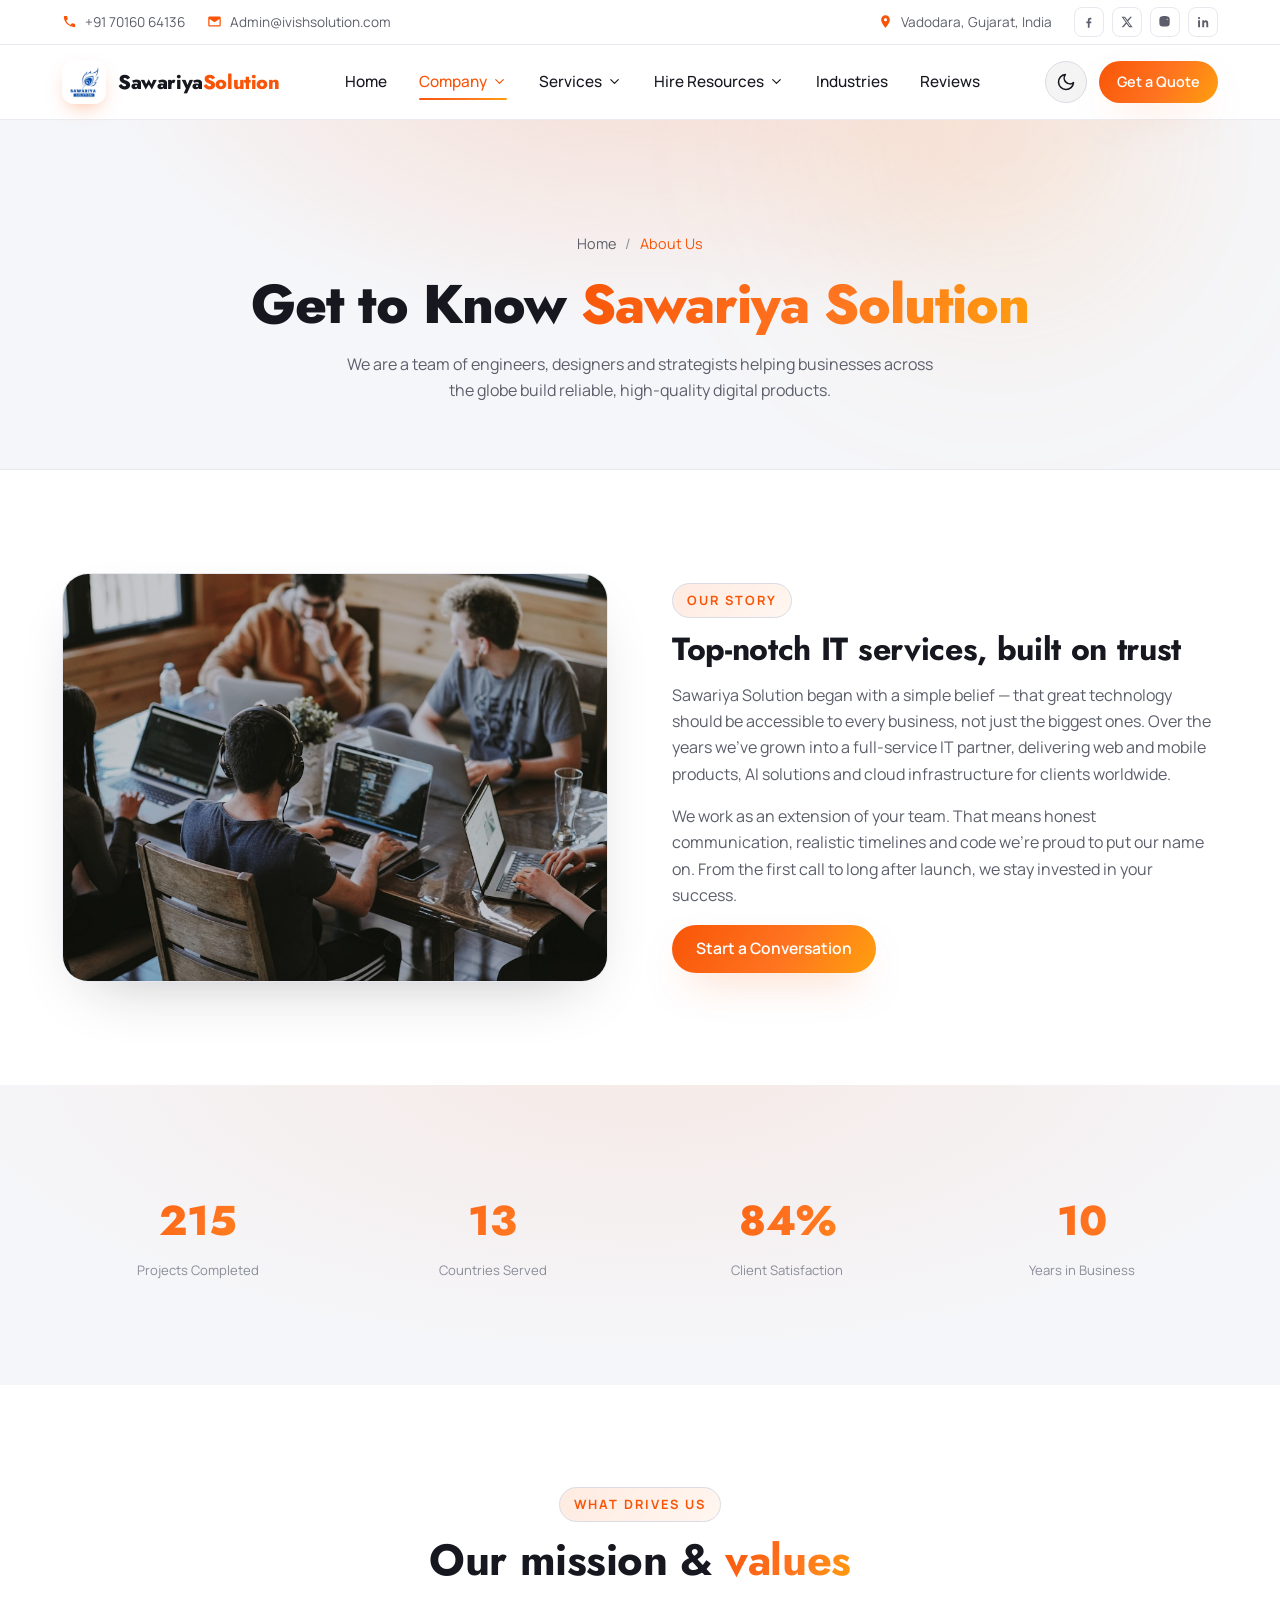
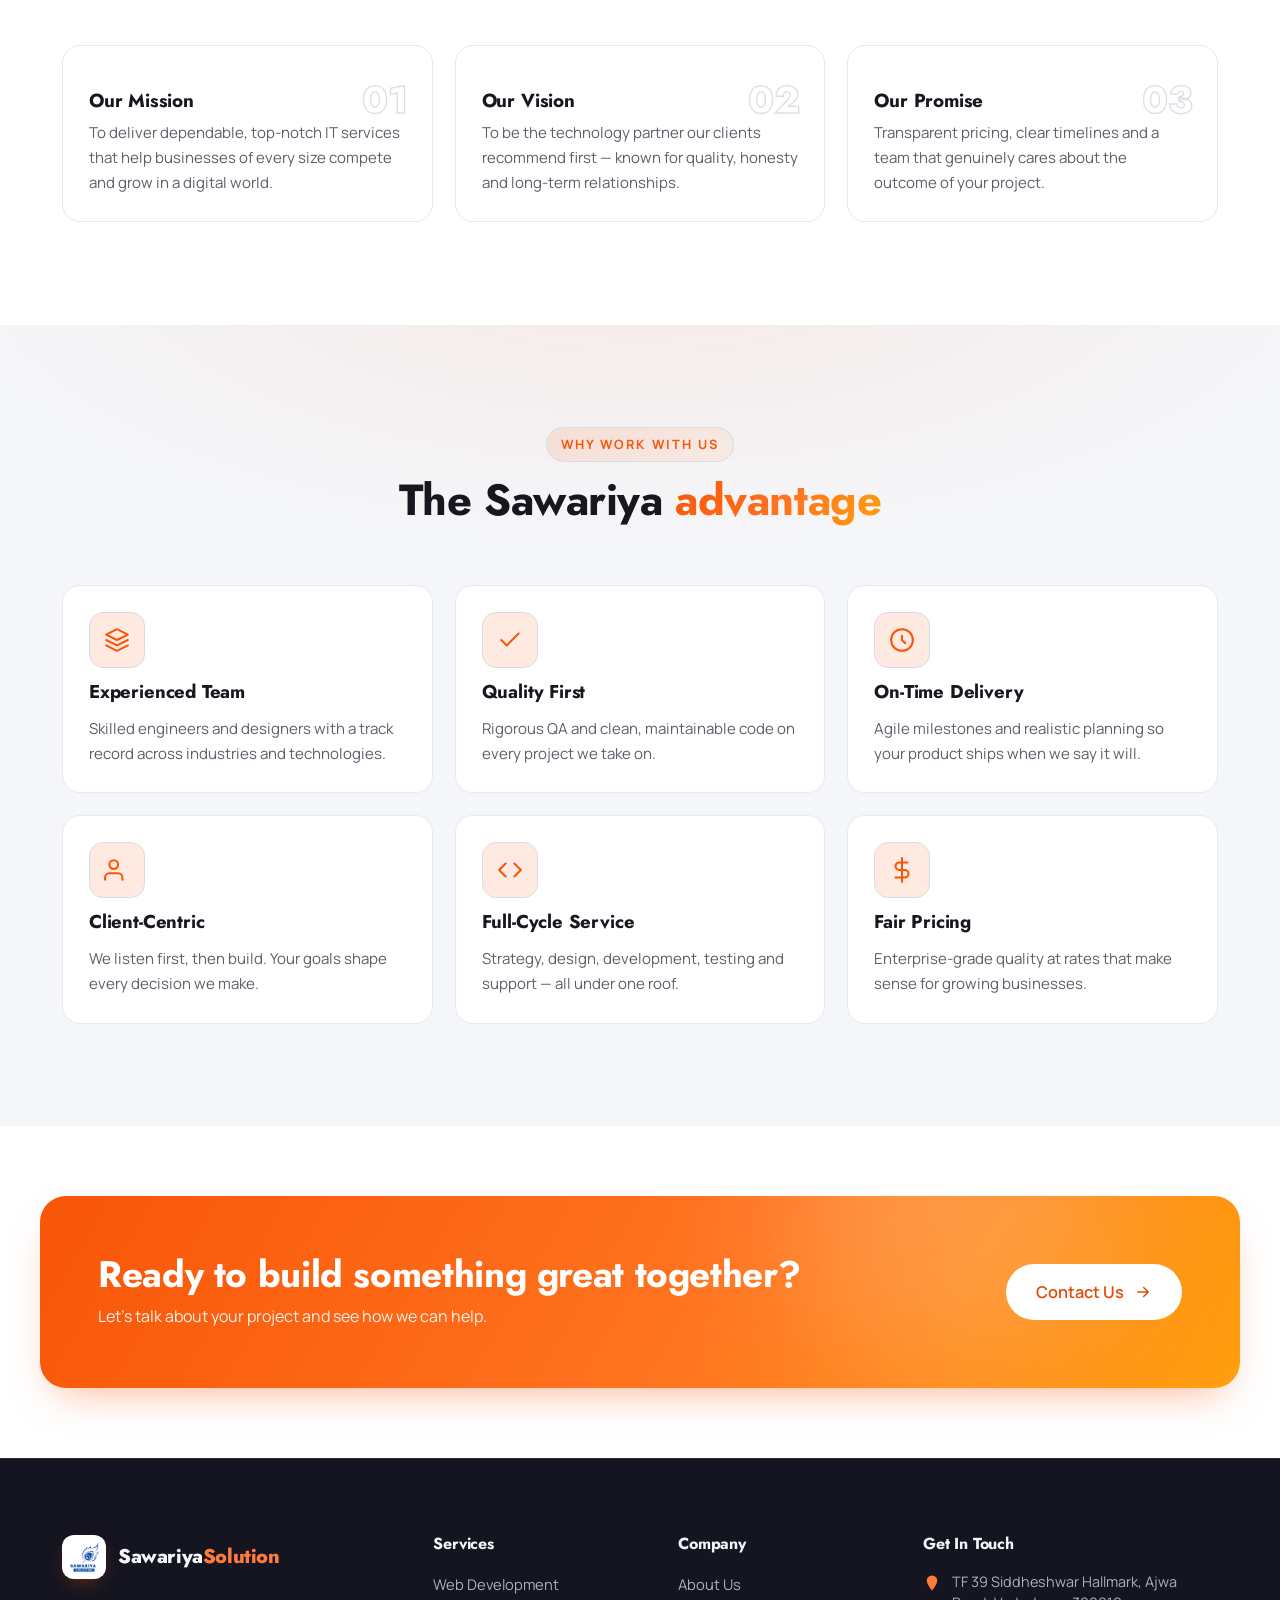
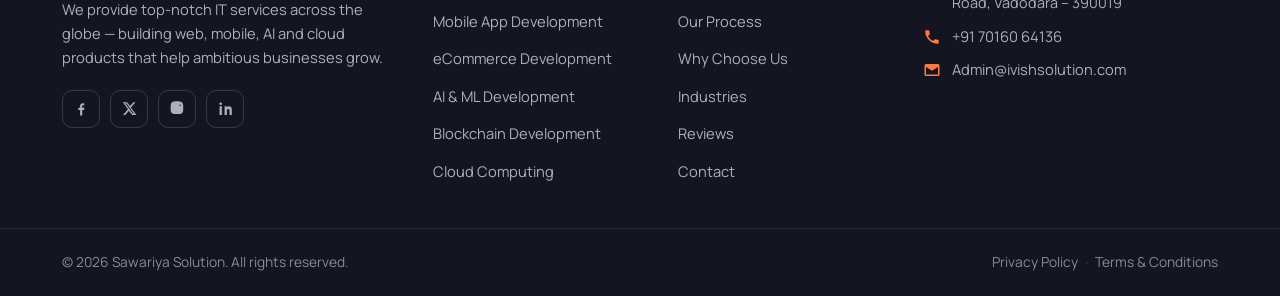
<file: about.html>
<!DOCTYPE html>
<html lang="en">
<head>
  <meta charset="UTF-8" />
  <meta name="viewport" content="width=device-width, initial-scale=1.0" />
  <title>About Us | Sawariya Solution</title>
  <meta name="description" content="Learn about Sawariya Solution — a global IT services company delivering web, mobile, AI and cloud solutions with a client-first, quality-driven approach." />
  <meta name="author" content="Sawariya Solution" />
  <meta name="theme-color" content="#ffffff" />
  <link rel="icon" type="image/jpeg" href="assets/sawariya-logo.jpg" />
  <link rel="preload" href="assets/fonts/manrope-400.woff2" as="font" type="font/woff2" crossorigin />
  <link rel="preload" href="assets/fonts/jost-700.woff2" as="font" type="font/woff2" crossorigin />
  <link rel="stylesheet" href="assets/fonts/fonts.css" />
  <link rel="stylesheet" href="css/style.css" />
  <script>try{if(localStorage.getItem('theme')==='dark')document.documentElement.setAttribute('data-theme','dark');}catch(e){}</script>
</head>
<body>

<!-- TOP BAR -->
<div class="topbar">
  <div class="container topbar__inner">
    <div class="topbar__left">
      <a href="tel:+917016064136" class="topbar__item"><svg class="ic" viewBox="0 0 24 24"><path d="M6.6 10.8a15.5 15.5 0 0 0 6.6 6.6l2.2-2.2a1 1 0 0 1 1-.24 11.4 11.4 0 0 0 3.6.58 1 1 0 0 1 1 1V20a1 1 0 0 1-1 1A17 17 0 0 1 3 4a1 1 0 0 1 1-1h3.5a1 1 0 0 1 1 1 11.4 11.4 0 0 0 .58 3.6 1 1 0 0 1-.24 1z"/></svg>+91 70160 64136</a>
      <a href="mailto:Admin@ivishsolution.com" class="topbar__item topbar__item--hide"><svg class="ic" viewBox="0 0 24 24"><path d="M4 4h16a2 2 0 0 1 2 2v12a2 2 0 0 1-2 2H4a2 2 0 0 1-2-2V6a2 2 0 0 1 2-2zm0 4v10h16V8l-8 5z"/></svg>Admin@ivishsolution.com</a>
    </div>
    <div class="topbar__right">
      <span class="topbar__item topbar__item--hide"><svg class="ic" viewBox="0 0 24 24"><path d="M12 2a7 7 0 0 0-7 7c0 5 7 13 7 13s7-8 7-13a7 7 0 0 0-7-7zm0 9.5A2.5 2.5 0 1 1 12 6.5a2.5 2.5 0 0 1 0 5z"/></svg>Vadodara, Gujarat, India</span>
      <div class="topbar__social">
        <a href="https://facebook.com/Ivishsolution" target="_blank" rel="noopener" aria-label="Facebook"><svg viewBox="0 0 24 24"><path d="M13 22v-8h2.7l.4-3H13V9c0-.9.3-1.5 1.6-1.5H16V4.8c-.3 0-1.2-.1-2.2-.1-2.2 0-3.8 1.4-3.8 3.9V11H7.5v3H10v8z"/></svg></a>
        <a href="https://twitter.com/ivishsolution" target="_blank" rel="noopener" aria-label="X"><svg viewBox="0 0 24 24"><path d="M17.5 3h3l-6.6 7.5L21.7 21h-5.9l-4.6-6-5.3 6H2.9l7-8L2.6 3h6l4.2 5.5zm-1 16h1.6L7.6 4.7H5.9z"/></svg></a>
        <a href="https://instagram.com/sawariya_solution" target="_blank" rel="noopener" aria-label="Instagram"><svg viewBox="0 0 24 24"><path d="M12 7.5A4.5 4.5 0 1 0 16.5 12 4.5 4.5 0 0 0 12 7.5zm0 7.4A2.9 2.9 0 1 1 14.9 12 2.9 2.9 0 0 1 12 14.9zm4.7-7.6a1 1 0 1 1-1-1 1 1 0 0 1 1 1zM20 7.3a5.2 5.2 0 0 0-1.4-3.7A5.2 5.2 0 0 0 14.9 2c-1.5-.1-5.9-.1-7.4 0A5.2 5.2 0 0 0 3.8 3.6 5.2 5.2 0 0 0 2.4 7.3c-.1 1.5-.1 5.9 0 7.4a5.2 5.2 0 0 0 1.4 3.7 5.2 5.2 0 0 0 3.7 1.4c1.5.1 5.9.1 7.4 0a5.2 5.2 0 0 0 3.7-1.4 5.2 5.2 0 0 0 1.4-3.7c.1-1.5.1-5.9 0-7.4z"/></svg></a>
        <a href="https://www.linkedin.com/in/ivish-solution-8a7345194" target="_blank" rel="noopener" aria-label="LinkedIn"><svg viewBox="0 0 24 24"><path d="M6.9 8.8H3.6V21h3.3zM5.2 3.4a1.9 1.9 0 1 0 0 3.8 1.9 1.9 0 0 0 0-3.8zM21 21h-3.3v-6c0-1.4-.5-2.4-1.8-2.4a1.9 1.9 0 0 0-1.8 1.3 2.4 2.4 0 0 0-.1.9V21H10.7s.1-11 0-12.2H14v1.7a3.3 3.3 0 0 1 3-1.6c2.2 0 3.9 1.4 3.9 4.5z"/></svg></a>
      </div>
    </div>
  </div>
</div>

<!-- HEADER -->
<header class="header" id="header">
  <div class="container header__inner">
    <a href="index.html" class="brand" aria-label="Sawariya Solution home">
      <span class="brand__chip"><img src="assets/sawariya-logo.jpg" alt="Sawariya Solution logo" width="40" height="40" /></span>
      <span class="brand__name">Sawariya<span>Solution</span></span>
    </a>
    <nav class="nav" id="nav">
      <ul class="nav__list">
        <li><a href="index.html" class="nav__link">Home</a></li>
        <li class="has-mega">
          <button class="nav__link nav__toggle nav__link--active" aria-expanded="false">Company <svg class="caret" viewBox="0 0 24 24"><path d="M6 9l6 6 6-6"/></svg></button>
          <div class="mega">
            <a href="about.html"><strong>About Us</strong><span>Who we are</span></a>
            <a href="index.html#process"><strong>Our Process</strong><span>How we work</span></a>
            <a href="index.html#choose"><strong>Why Choose Us</strong><span>Our advantages</span></a>
            <a href="index.html#industries"><strong>Industries</strong><span>Sectors we serve</span></a>
          </div>
        </li>
        <li class="has-mega">
          <button class="nav__link nav__toggle" aria-expanded="false">Services <svg class="caret" viewBox="0 0 24 24"><path d="M6 9l6 6 6-6"/></svg></button>
          <div class="mega mega--wide">
            <a href="services.html"><strong>Web Development</strong><span>PHP, Laravel, React</span></a>
            <a href="services.html"><strong>Mobile App Development</strong><span>iOS, Android, Flutter</span></a>
            <a href="services.html"><strong>eCommerce</strong><span>Shopify, Magento</span></a>
            <a href="services.html"><strong>AI &amp; ML</strong><span>Automation &amp; chatbots</span></a>
            <a href="services.html"><strong>Blockchain</strong><span>Web3 &amp; crypto</span></a>
            <a href="services.html"><strong>Cloud &amp; DevOps</strong><span>AWS, Azure, GCP</span></a>
          </div>
        </li>
        <li class="has-mega">
          <button class="nav__link nav__toggle" aria-expanded="false">Hire Resources <svg class="caret" viewBox="0 0 24 24"><path d="M6 9l6 6 6-6"/></svg></button>
          <div class="mega">
            <a href="contact.html"><strong>Web Developers</strong><span>Dedicated team</span></a>
            <a href="contact.html"><strong>Mobile Developers</strong><span>iOS / Android</span></a>
            <a href="contact.html"><strong>Full-Stack Developers</strong><span>End to end</span></a>
            <a href="contact.html"><strong>UI/UX Designers</strong><span>Product design</span></a>
          </div>
        </li>
        <li><a href="index.html#industries" class="nav__link">Industries</a></li>
        <li><a href="index.html#testimonials" class="nav__link">Reviews</a></li>
        <li class="nav__cta-mobile"><a href="contact.html" class="btn btn--primary">Get a Quote</a></li>
      </ul>
    </nav>
    <div class="header__actions">
      <button class="theme-toggle" id="themeToggle" aria-label="Toggle dark mode" title="Toggle theme">
        <svg class="icon-moon" viewBox="0 0 24 24"><path d="M21 12.8A9 9 0 1 1 11.2 3a7 7 0 0 0 9.8 9.8z"/></svg>
        <svg class="icon-sun" viewBox="0 0 24 24"><circle cx="12" cy="12" r="4"/><path d="M12 2v2M12 20v2M4 12H2M22 12h-2M5 5l1.4 1.4M17.6 17.6 19 19M19 5l-1.4 1.4M6.4 17.6 5 19"/></svg>
      </button>
      <a href="contact.html" class="btn btn--primary btn--sm">Get a Quote</a>
      <button class="hamburger" id="hamburger" aria-label="Open menu" aria-expanded="false"><span></span><span></span><span></span></button>
    </div>
  </div>
</header>
<div class="nav-overlay" id="navOverlay"></div>

<main>
<!-- PAGE HERO -->
<section class="pagehero">
  <div class="pagehero__glow"></div>
  <div class="container">
    <nav class="breadcrumb"><a href="index.html">Home</a> <span class="sep">/</span> <span class="cur">About Us</span></nav>
    <h1>Get to Know <span class="grad">Sawariya Solution</span></h1>
    <p>We are a team of engineers, designers and strategists helping businesses across the globe build reliable, high-quality digital products.</p>
  </div>
</section>

<!-- STORY -->
<section class="section">
  <div class="container split">
    <div class="split__media reveal">
      <img src="assets/images/about-team.jpg" alt="Sawariya Solution team at work" loading="lazy" />
    </div>
    <div class="split__body reveal">
      <span class="eyebrow">Our Story</span>
      <h3>Top-notch IT services, built on trust</h3>
      <p>Sawariya Solution began with a simple belief — that great technology should be accessible to every business, not just the biggest ones. Over the years we've grown into a full-service IT partner, delivering web and mobile products, AI solutions and cloud infrastructure for clients worldwide.</p>
      <p>We work as an extension of your team. That means honest communication, realistic timelines and code we're proud to put our name on. From the first call to long after launch, we stay invested in your success.</p>
      <a href="contact.html" class="btn btn--primary">Start a Conversation</a>
    </div>
  </div>
</section>

<!-- STATS -->
<section class="section alt">
  <div class="container">
    <div class="statbar">
      <div class="counter reveal"><b class="count" data-target="250">0</b><span>Projects Completed</span></div>
      <div class="counter reveal"><b class="count" data-target="15">0</b><span>Countries Served</span></div>
      <div class="counter reveal"><b class="count" data-target="98" data-suffix="%">0</b><span>Client Satisfaction</span></div>
      <div class="counter reveal"><b class="count" data-target="12">0</b><span>Years in Business</span></div>
    </div>
  </div>
</section>

<!-- MISSION / VISION -->
<section class="section">
  <div class="container">
    <div class="section__head reveal">
      <span class="eyebrow">What Drives Us</span>
      <h2 class="section__title">Our mission &amp; <span class="grad">values</span></h2>
    </div>
    <div class="grid grid--3">
      <article class="card choose__card reveal"><span class="choose__num">01</span><h3>Our Mission</h3><p>To deliver dependable, top-notch IT services that help businesses of every size compete and grow in a digital world.</p></article>
      <article class="card choose__card reveal"><span class="choose__num">02</span><h3>Our Vision</h3><p>To be the technology partner our clients recommend first — known for quality, honesty and long-term relationships.</p></article>
      <article class="card choose__card reveal"><span class="choose__num">03</span><h3>Our Promise</h3><p>Transparent pricing, clear timelines and a team that genuinely cares about the outcome of your project.</p></article>
    </div>
  </div>
</section>

<!-- WHY CHOOSE (reuse) -->
<section class="section alt">
  <div class="container">
    <div class="section__head reveal">
      <span class="eyebrow">Why Work With Us</span>
      <h2 class="section__title">The Sawariya <span class="grad">advantage</span></h2>
    </div>
    <div class="grid grid--3">
      <article class="card service reveal"><div class="service__icon"><svg viewBox="0 0 24 24"><path d="M12 2 2 7l10 5 10-5zM2 17l10 5 10-5M2 12l10 5 10-5"/></svg></div><h3>Experienced Team</h3><p>Skilled engineers and designers with a track record across industries and technologies.</p></article>
      <article class="card service reveal"><div class="service__icon"><svg viewBox="0 0 24 24"><path d="M20 6 9 17l-5-5"/></svg></div><h3>Quality First</h3><p>Rigorous QA and clean, maintainable code on every project we take on.</p></article>
      <article class="card service reveal"><div class="service__icon"><svg viewBox="0 0 24 24"><path d="M12 8v4l3 3M12 2a10 10 0 1 0 0 20 10 10 0 0 0 0-20z"/></svg></div><h3>On-Time Delivery</h3><p>Agile milestones and realistic planning so your product ships when we say it will.</p></article>
      <article class="card service reveal"><div class="service__icon"><svg viewBox="0 0 24 24"><path d="M17 21v-2a4 4 0 0 0-4-4H5a4 4 0 0 0-4 4v2M9 11a4 4 0 1 0 0-8 4 4 0 0 0 0 8z"/></svg></div><h3>Client-Centric</h3><p>We listen first, then build. Your goals shape every decision we make.</p></article>
      <article class="card service reveal"><div class="service__icon"><svg viewBox="0 0 24 24"><path d="M16 18 22 12 16 6M8 6 2 12l6 6"/></svg></div><h3>Full-Cycle Service</h3><p>Strategy, design, development, testing and support — all under one roof.</p></article>
      <article class="card service reveal"><div class="service__icon"><svg viewBox="0 0 24 24"><path d="M12 1v22M17 5H9.5a3.5 3.5 0 0 0 0 7h5a3.5 3.5 0 0 1 0 7H6"/></svg></div><h3>Fair Pricing</h3><p>Enterprise-grade quality at rates that make sense for growing businesses.</p></article>
    </div>
  </div>
</section>

<!-- CTA -->
<section class="ctaband">
  <div class="container ctaband__inner reveal">
    <div class="ctaband__glow"></div>
    <div>
      <h2>Ready to build something great together?</h2>
      <p>Let's talk about your project and see how we can help.</p>
    </div>
    <a href="contact.html" class="btn btn--light btn--lg">Contact Us <svg class="ic" viewBox="0 0 24 24"><path d="M5 12h14M13 6l6 6-6 6"/></svg></a>
  </div>
</section>
</main>

<!-- FOOTER -->
<footer class="footer">
  <div class="container footer__top">
    <div class="footer__brand">
      <a href="index.html" class="brand">
        <span class="brand__chip"><img src="assets/sawariya-logo.jpg" alt="Sawariya Solution logo" width="40" height="40" /></span>
        <span class="brand__name">Sawariya<span>Solution</span></span>
      </a>
      <p>We provide top-notch IT services across the globe — building web, mobile, AI and cloud products that help ambitious businesses grow.</p>
      <div class="footer__social">
        <a href="https://facebook.com/Ivishsolution" target="_blank" rel="noopener" aria-label="Facebook"><svg viewBox="0 0 24 24"><path d="M13 22v-8h2.7l.4-3H13V9c0-.9.3-1.5 1.6-1.5H16V4.8c-.3 0-1.2-.1-2.2-.1-2.2 0-3.8 1.4-3.8 3.9V11H7.5v3H10v8z"/></svg></a>
        <a href="https://twitter.com/ivishsolution" target="_blank" rel="noopener" aria-label="X"><svg viewBox="0 0 24 24"><path d="M17.5 3h3l-6.6 7.5L21.7 21h-5.9l-4.6-6-5.3 6H2.9l7-8L2.6 3h6l4.2 5.5zm-1 16h1.6L7.6 4.7H5.9z"/></svg></a>
        <a href="https://instagram.com/sawariya_solution" target="_blank" rel="noopener" aria-label="Instagram"><svg viewBox="0 0 24 24"><path d="M12 7.5A4.5 4.5 0 1 0 16.5 12 4.5 4.5 0 0 0 12 7.5zm0 7.4A2.9 2.9 0 1 1 14.9 12 2.9 2.9 0 0 1 12 14.9zm4.7-7.6a1 1 0 1 1-1-1 1 1 0 0 1 1 1zM20 7.3a5.2 5.2 0 0 0-1.4-3.7A5.2 5.2 0 0 0 14.9 2c-1.5-.1-5.9-.1-7.4 0A5.2 5.2 0 0 0 3.8 3.6 5.2 5.2 0 0 0 2.4 7.3c-.1 1.5-.1 5.9 0 7.4a5.2 5.2 0 0 0 1.4 3.7 5.2 5.2 0 0 0 3.7 1.4c1.5.1 5.9.1 7.4 0a5.2 5.2 0 0 0 3.7-1.4 5.2 5.2 0 0 0 1.4-3.7c.1-1.5.1-5.9 0-7.4z"/></svg></a>
        <a href="https://www.linkedin.com/in/ivish-solution-8a7345194" target="_blank" rel="noopener" aria-label="LinkedIn"><svg viewBox="0 0 24 24"><path d="M6.9 8.8H3.6V21h3.3zM5.2 3.4a1.9 1.9 0 1 0 0 3.8 1.9 1.9 0 0 0 0-3.8zM21 21h-3.3v-6c0-1.4-.5-2.4-1.8-2.4a1.9 1.9 0 0 0-1.8 1.3 2.4 2.4 0 0 0-.1.9V21H10.7s.1-11 0-12.2H14v1.7a3.3 3.3 0 0 1 3-1.6c2.2 0 3.9 1.4 3.9 4.5z"/></svg></a>
      </div>
    </div>
    <div class="footer__col">
      <h5>Services</h5>
      <ul>
        <li><a href="services.html">Web Development</a></li>
        <li><a href="services.html">Mobile App Development</a></li>
        <li><a href="services.html">eCommerce Development</a></li>
        <li><a href="services.html">AI &amp; ML Development</a></li>
        <li><a href="services.html">Blockchain Development</a></li>
        <li><a href="services.html">Cloud Computing</a></li>
      </ul>
    </div>
    <div class="footer__col">
      <h5>Company</h5>
      <ul>
        <li><a href="about.html">About Us</a></li>
        <li><a href="index.html#process">Our Process</a></li>
        <li><a href="index.html#choose">Why Choose Us</a></li>
        <li><a href="index.html#industries">Industries</a></li>
        <li><a href="index.html#testimonials">Reviews</a></li>
        <li><a href="contact.html">Contact</a></li>
      </ul>
    </div>
    <div class="footer__col footer__col--contact">
      <h5>Get In Touch</h5>
      <ul class="footer__contact">
        <li><svg viewBox="0 0 24 24"><path d="M12 2a7 7 0 0 0-7 7c0 5 7 13 7 13s7-8 7-13a7 7 0 0 0-7-7z"/></svg> TF 39 Siddheshwar Hallmark, Ajwa Road, Vadodara – 390019</li>
        <li><svg viewBox="0 0 24 24"><path d="M6.6 10.8a15.5 15.5 0 0 0 6.6 6.6l2.2-2.2a1 1 0 0 1 1-.24 11.4 11.4 0 0 0 3.6.58 1 1 0 0 1 1 1V20a1 1 0 0 1-1 1A17 17 0 0 1 3 4a1 1 0 0 1 1-1h3.5a1 1 0 0 1 1 1 11.4 11.4 0 0 0 .58 3.6 1 1 0 0 1-.24 1z"/></svg> <a href="tel:+917016064136">+91 70160 64136</a></li>
        <li><svg viewBox="0 0 24 24"><path d="M4 4h16a2 2 0 0 1 2 2v12a2 2 0 0 1-2 2H4a2 2 0 0 1-2-2V6a2 2 0 0 1 2-2zm0 4v10h16V8l-8 5z"/></svg> <a href="mailto:Admin@ivishsolution.com">Admin@ivishsolution.com</a></li>
      </ul>
    </div>
  </div>
  <div class="footer__bottom">
    <div class="container footer__bottom-inner">
      <p>© <span id="year">2026</span> Sawariya Solution. All rights reserved.</p>
      <p class="footer__links"><a href="#">Privacy Policy</a> <span>·</span> <a href="#">Terms &amp; Conditions</a></p>
    </div>
  </div>
</footer>

<button class="totop" id="toTop" aria-label="Back to top"><svg viewBox="0 0 24 24"><path d="M18 15l-6-6-6 6"/></svg></button>
<script src="js/main.js"></script>
</body>
</html>
</file>
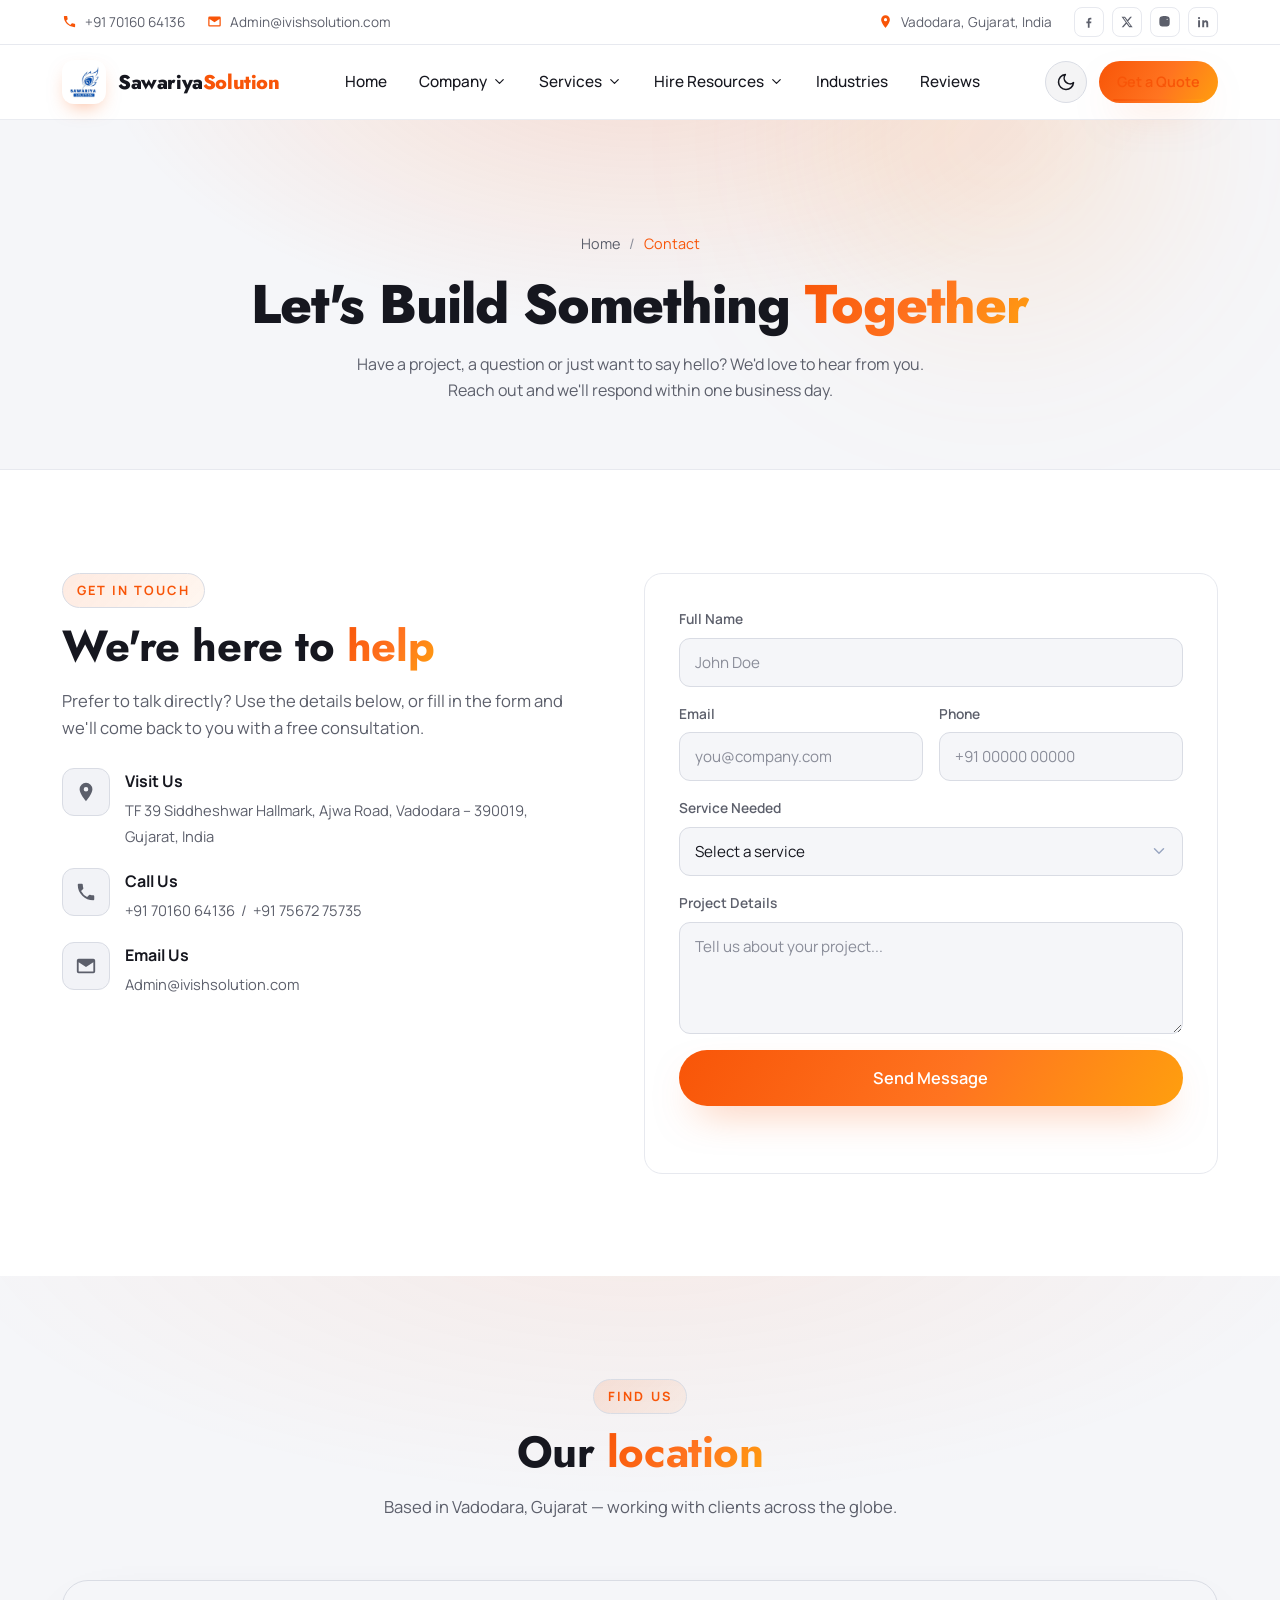
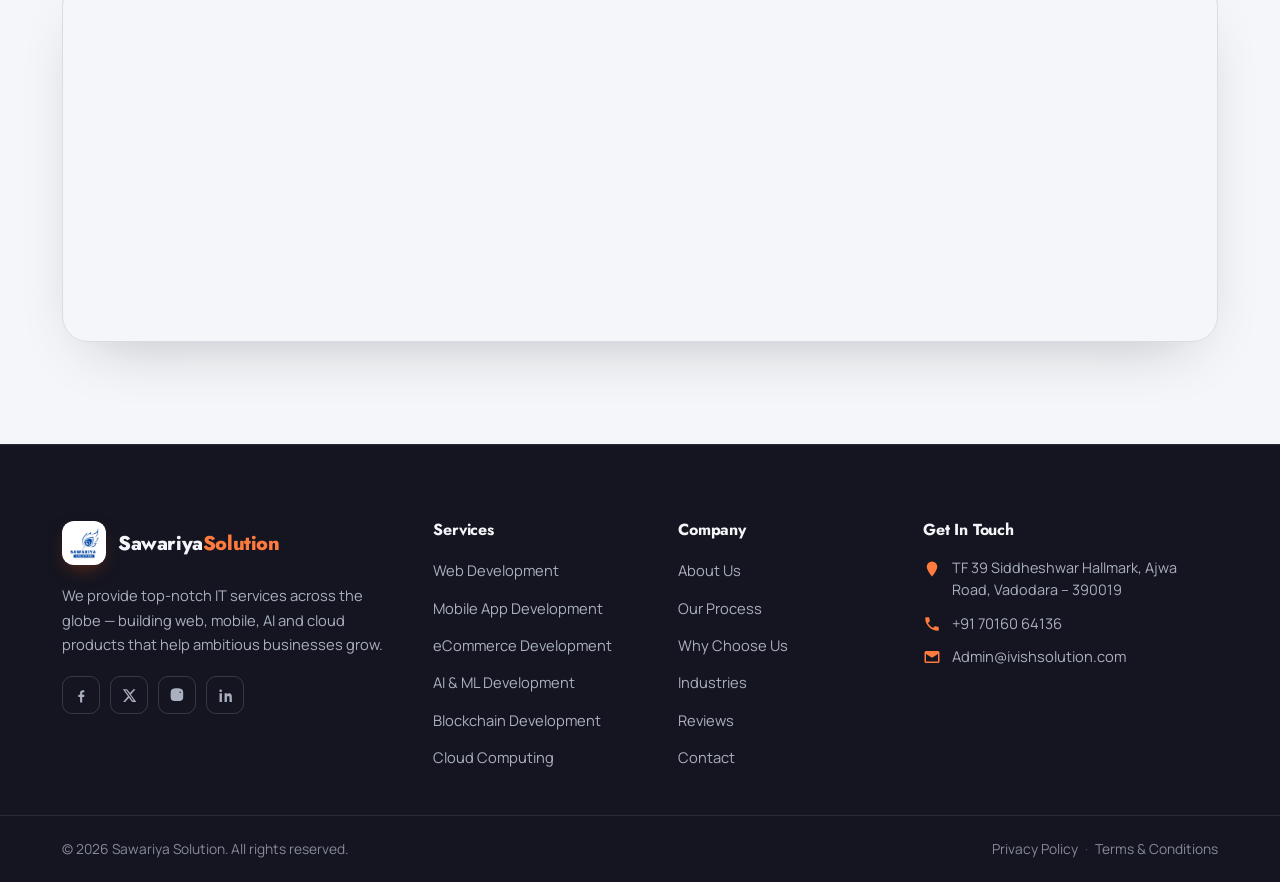
<file: contact.html>
<!DOCTYPE html>
<html lang="en">
<head>
  <meta charset="UTF-8" />
  <meta name="viewport" content="width=device-width, initial-scale=1.0" />
  <title>Contact Us | Sawariya Solution</title>
  <meta name="description" content="Get in touch with Sawariya Solution. Call, email or send us a message and we'll get back to you within one business day with a free consultation." />
  <meta name="author" content="Sawariya Solution" />
  <meta name="theme-color" content="#ffffff" />
  <link rel="icon" type="image/jpeg" href="assets/sawariya-logo.jpg" />
  <link rel="preload" href="assets/fonts/manrope-400.woff2" as="font" type="font/woff2" crossorigin />
  <link rel="preload" href="assets/fonts/jost-700.woff2" as="font" type="font/woff2" crossorigin />
  <link rel="stylesheet" href="assets/fonts/fonts.css" />
  <link rel="stylesheet" href="css/style.css" />
  <script>try{if(localStorage.getItem('theme')==='dark')document.documentElement.setAttribute('data-theme','dark');}catch(e){}</script>
</head>
<body>

<!-- TOP BAR -->
<div class="topbar">
  <div class="container topbar__inner">
    <div class="topbar__left">
      <a href="tel:+917016064136" class="topbar__item"><svg class="ic" viewBox="0 0 24 24"><path d="M6.6 10.8a15.5 15.5 0 0 0 6.6 6.6l2.2-2.2a1 1 0 0 1 1-.24 11.4 11.4 0 0 0 3.6.58 1 1 0 0 1 1 1V20a1 1 0 0 1-1 1A17 17 0 0 1 3 4a1 1 0 0 1 1-1h3.5a1 1 0 0 1 1 1 11.4 11.4 0 0 0 .58 3.6 1 1 0 0 1-.24 1z"/></svg>+91 70160 64136</a>
      <a href="mailto:Admin@ivishsolution.com" class="topbar__item topbar__item--hide"><svg class="ic" viewBox="0 0 24 24"><path d="M4 4h16a2 2 0 0 1 2 2v12a2 2 0 0 1-2 2H4a2 2 0 0 1-2-2V6a2 2 0 0 1 2-2zm0 4v10h16V8l-8 5z"/></svg>Admin@ivishsolution.com</a>
    </div>
    <div class="topbar__right">
      <span class="topbar__item topbar__item--hide"><svg class="ic" viewBox="0 0 24 24"><path d="M12 2a7 7 0 0 0-7 7c0 5 7 13 7 13s7-8 7-13a7 7 0 0 0-7-7zm0 9.5A2.5 2.5 0 1 1 12 6.5a2.5 2.5 0 0 1 0 5z"/></svg>Vadodara, Gujarat, India</span>
      <div class="topbar__social">
        <a href="https://facebook.com/Ivishsolution" target="_blank" rel="noopener" aria-label="Facebook"><svg viewBox="0 0 24 24"><path d="M13 22v-8h2.7l.4-3H13V9c0-.9.3-1.5 1.6-1.5H16V4.8c-.3 0-1.2-.1-2.2-.1-2.2 0-3.8 1.4-3.8 3.9V11H7.5v3H10v8z"/></svg></a>
        <a href="https://twitter.com/ivishsolution" target="_blank" rel="noopener" aria-label="X"><svg viewBox="0 0 24 24"><path d="M17.5 3h3l-6.6 7.5L21.7 21h-5.9l-4.6-6-5.3 6H2.9l7-8L2.6 3h6l4.2 5.5zm-1 16h1.6L7.6 4.7H5.9z"/></svg></a>
        <a href="https://instagram.com/sawariya_solution" target="_blank" rel="noopener" aria-label="Instagram"><svg viewBox="0 0 24 24"><path d="M12 7.5A4.5 4.5 0 1 0 16.5 12 4.5 4.5 0 0 0 12 7.5zm0 7.4A2.9 2.9 0 1 1 14.9 12 2.9 2.9 0 0 1 12 14.9zm4.7-7.6a1 1 0 1 1-1-1 1 1 0 0 1 1 1zM20 7.3a5.2 5.2 0 0 0-1.4-3.7A5.2 5.2 0 0 0 14.9 2c-1.5-.1-5.9-.1-7.4 0A5.2 5.2 0 0 0 3.8 3.6 5.2 5.2 0 0 0 2.4 7.3c-.1 1.5-.1 5.9 0 7.4a5.2 5.2 0 0 0 1.4 3.7 5.2 5.2 0 0 0 3.7 1.4c1.5.1 5.9.1 7.4 0a5.2 5.2 0 0 0 3.7-1.4 5.2 5.2 0 0 0 1.4-3.7c.1-1.5.1-5.9 0-7.4z"/></svg></a>
        <a href="https://www.linkedin.com/in/ivish-solution-8a7345194" target="_blank" rel="noopener" aria-label="LinkedIn"><svg viewBox="0 0 24 24"><path d="M6.9 8.8H3.6V21h3.3zM5.2 3.4a1.9 1.9 0 1 0 0 3.8 1.9 1.9 0 0 0 0-3.8zM21 21h-3.3v-6c0-1.4-.5-2.4-1.8-2.4a1.9 1.9 0 0 0-1.8 1.3 2.4 2.4 0 0 0-.1.9V21H10.7s.1-11 0-12.2H14v1.7a3.3 3.3 0 0 1 3-1.6c2.2 0 3.9 1.4 3.9 4.5z"/></svg></a>
      </div>
    </div>
  </div>
</div>

<!-- HEADER -->
<header class="header" id="header">
  <div class="container header__inner">
    <a href="index.html" class="brand" aria-label="Sawariya Solution home">
      <span class="brand__chip"><img src="assets/sawariya-logo.jpg" alt="Sawariya Solution logo" width="40" height="40" /></span>
      <span class="brand__name">Sawariya<span>Solution</span></span>
    </a>
    <nav class="nav" id="nav">
      <ul class="nav__list">
        <li><a href="index.html" class="nav__link">Home</a></li>
        <li class="has-mega">
          <button class="nav__link nav__toggle" aria-expanded="false">Company <svg class="caret" viewBox="0 0 24 24"><path d="M6 9l6 6 6-6"/></svg></button>
          <div class="mega">
            <a href="about.html"><strong>About Us</strong><span>Who we are</span></a>
            <a href="index.html#process"><strong>Our Process</strong><span>How we work</span></a>
            <a href="index.html#choose"><strong>Why Choose Us</strong><span>Our advantages</span></a>
            <a href="index.html#industries"><strong>Industries</strong><span>Sectors we serve</span></a>
          </div>
        </li>
        <li class="has-mega">
          <button class="nav__link nav__toggle" aria-expanded="false">Services <svg class="caret" viewBox="0 0 24 24"><path d="M6 9l6 6 6-6"/></svg></button>
          <div class="mega mega--wide">
            <a href="services.html#web"><strong>Web Development</strong><span>PHP, Laravel, React</span></a>
            <a href="services.html#mobile"><strong>Mobile App Development</strong><span>iOS, Android, Flutter</span></a>
            <a href="services.html#ecommerce"><strong>eCommerce</strong><span>Shopify, Magento</span></a>
            <a href="services.html#ai"><strong>AI &amp; ML</strong><span>Automation &amp; chatbots</span></a>
            <a href="services.html#blockchain"><strong>Blockchain</strong><span>Web3 &amp; crypto</span></a>
            <a href="services.html#cloud"><strong>Cloud &amp; DevOps</strong><span>AWS, Azure, GCP</span></a>
          </div>
        </li>
        <li class="has-mega">
          <button class="nav__link nav__toggle" aria-expanded="false">Hire Resources <svg class="caret" viewBox="0 0 24 24"><path d="M6 9l6 6 6-6"/></svg></button>
          <div class="mega">
            <a href="contact.html"><strong>Web Developers</strong><span>Dedicated team</span></a>
            <a href="contact.html"><strong>Mobile Developers</strong><span>iOS / Android</span></a>
            <a href="contact.html"><strong>Full-Stack Developers</strong><span>End to end</span></a>
            <a href="contact.html"><strong>UI/UX Designers</strong><span>Product design</span></a>
          </div>
        </li>
        <li><a href="index.html#industries" class="nav__link">Industries</a></li>
        <li><a href="index.html#testimonials" class="nav__link">Reviews</a></li>
        <li class="nav__cta-mobile"><a href="contact.html" class="btn btn--primary">Get a Quote</a></li>
      </ul>
    </nav>
    <div class="header__actions">
      <button class="theme-toggle" id="themeToggle" aria-label="Toggle dark mode" title="Toggle theme">
        <svg class="icon-moon" viewBox="0 0 24 24"><path d="M21 12.8A9 9 0 1 1 11.2 3a7 7 0 0 0 9.8 9.8z"/></svg>
        <svg class="icon-sun" viewBox="0 0 24 24"><circle cx="12" cy="12" r="4"/><path d="M12 2v2M12 20v2M4 12H2M22 12h-2M5 5l1.4 1.4M17.6 17.6 19 19M19 5l-1.4 1.4M6.4 17.6 5 19"/></svg>
      </button>
      <a href="contact.html" class="btn btn--primary btn--sm nav__link--active">Get a Quote</a>
      <button class="hamburger" id="hamburger" aria-label="Open menu" aria-expanded="false"><span></span><span></span><span></span></button>
    </div>
  </div>
</header>
<div class="nav-overlay" id="navOverlay"></div>

<main>
<!-- PAGE HERO -->
<section class="pagehero">
  <div class="pagehero__glow"></div>
  <div class="container">
    <nav class="breadcrumb"><a href="index.html">Home</a> <span class="sep">/</span> <span class="cur">Contact</span></nav>
    <h1>Let's Build Something <span class="grad">Together</span></h1>
    <p>Have a project, a question or just want to say hello? We'd love to hear from you. Reach out and we'll respond within one business day.</p>
  </div>
</section>

<!-- CONTACT -->
<section class="section">
  <div class="container contact__grid">
    <div class="contact__info reveal">
      <span class="eyebrow">Get In Touch</span>
      <h2 class="section__title">We're here to <span class="grad">help</span></h2>
      <p class="section__lead">Prefer to talk directly? Use the details below, or fill in the form and we'll come back to you with a free consultation.</p>
      <ul class="contact__list">
        <li><span class="contact__ic"><svg viewBox="0 0 24 24"><path d="M12 2a7 7 0 0 0-7 7c0 5 7 13 7 13s7-8 7-13a7 7 0 0 0-7-7zm0 9.5A2.5 2.5 0 1 1 12 6.5a2.5 2.5 0 0 1 0 5z"/></svg></span><div><b>Visit Us</b><span>TF 39 Siddheshwar Hallmark, Ajwa Road, Vadodara – 390019, Gujarat, India</span></div></li>
        <li><a href="tel:+917016064136"><span class="contact__ic"><svg viewBox="0 0 24 24"><path d="M6.6 10.8a15.5 15.5 0 0 0 6.6 6.6l2.2-2.2a1 1 0 0 1 1-.24 11.4 11.4 0 0 0 3.6.58 1 1 0 0 1 1 1V20a1 1 0 0 1-1 1A17 17 0 0 1 3 4a1 1 0 0 1 1-1h3.5a1 1 0 0 1 1 1 11.4 11.4 0 0 0 .58 3.6 1 1 0 0 1-.24 1z"/></svg></span><div><b>Call Us</b><span>+91 70160 64136 &nbsp;/&nbsp; +91 75672 75735</span></div></a></li>
        <li><a href="mailto:Admin@ivishsolution.com"><span class="contact__ic"><svg viewBox="0 0 24 24"><path d="M4 4h16a2 2 0 0 1 2 2v12a2 2 0 0 1-2 2H4a2 2 0 0 1-2-2V6a2 2 0 0 1 2-2zm0 4v10h16V8l-8 5z"/></svg></span><div><b>Email Us</b><span>Admin@ivishsolution.com</span></div></a></li>
      </ul>
    </div>

    <form class="contact__form card reveal" id="contactForm" novalidate>
      <div class="field">
        <label for="cf-name">Full Name</label>
        <input type="text" id="cf-name" name="name" placeholder="John Doe" required />
      </div>
      <div class="field-row">
        <div class="field">
          <label for="cf-email">Email</label>
          <input type="email" id="cf-email" name="email" placeholder="you@company.com" required />
        </div>
        <div class="field">
          <label for="cf-phone">Phone</label>
          <input type="tel" id="cf-phone" name="phone" placeholder="+91 00000 00000" />
        </div>
      </div>
      <div class="field">
        <label for="cf-service">Service Needed</label>
        <select id="cf-service" name="service">
          <option value="">Select a service</option>
          <option>Web Development</option>
          <option>Mobile App Development</option>
          <option>eCommerce Development</option>
          <option>AI &amp; ML Development</option>
          <option>Blockchain Development</option>
          <option>Cloud &amp; DevOps</option>
          <option>Other</option>
        </select>
      </div>
      <div class="field">
        <label for="cf-message">Project Details</label>
        <textarea id="cf-message" name="message" rows="4" placeholder="Tell us about your project..." required></textarea>
      </div>
      <button type="submit" class="btn btn--primary btn--block btn--lg">Send Message</button>
      <p class="form__note" id="formNote" role="status" aria-live="polite"></p>
    </form>
  </div>
</section>

<!-- MAP -->
<section class="section alt">
  <div class="container">
    <div class="section__head reveal">
      <span class="eyebrow">Find Us</span>
      <h2 class="section__title">Our <span class="grad">location</span></h2>
      <p class="section__lead center">Based in Vadodara, Gujarat — working with clients across the globe.</p>
    </div>
    <div class="map reveal">
      <iframe title="Sawariya Solution location — Vadodara" loading="lazy" referrerpolicy="no-referrer-when-downgrade"
        src="https://www.openstreetmap.org/export/embed.html?bbox=73.05%2C22.24%2C73.32%2C22.42&amp;layer=mapnik&amp;marker=22.34%2C73.20"></iframe>
    </div>
  </div>
</section>
</main>

<!-- FOOTER -->
<footer class="footer">
  <div class="container footer__top">
    <div class="footer__brand">
      <a href="index.html" class="brand">
        <span class="brand__chip"><img src="assets/sawariya-logo.jpg" alt="Sawariya Solution logo" width="40" height="40" /></span>
        <span class="brand__name">Sawariya<span>Solution</span></span>
      </a>
      <p>We provide top-notch IT services across the globe — building web, mobile, AI and cloud products that help ambitious businesses grow.</p>
      <div class="footer__social">
        <a href="https://facebook.com/Ivishsolution" target="_blank" rel="noopener" aria-label="Facebook"><svg viewBox="0 0 24 24"><path d="M13 22v-8h2.7l.4-3H13V9c0-.9.3-1.5 1.6-1.5H16V4.8c-.3 0-1.2-.1-2.2-.1-2.2 0-3.8 1.4-3.8 3.9V11H7.5v3H10v8z"/></svg></a>
        <a href="https://twitter.com/ivishsolution" target="_blank" rel="noopener" aria-label="X"><svg viewBox="0 0 24 24"><path d="M17.5 3h3l-6.6 7.5L21.7 21h-5.9l-4.6-6-5.3 6H2.9l7-8L2.6 3h6l4.2 5.5zm-1 16h1.6L7.6 4.7H5.9z"/></svg></a>
        <a href="https://instagram.com/sawariya_solution" target="_blank" rel="noopener" aria-label="Instagram"><svg viewBox="0 0 24 24"><path d="M12 7.5A4.5 4.5 0 1 0 16.5 12 4.5 4.5 0 0 0 12 7.5zm0 7.4A2.9 2.9 0 1 1 14.9 12 2.9 2.9 0 0 1 12 14.9zm4.7-7.6a1 1 0 1 1-1-1 1 1 0 0 1 1 1zM20 7.3a5.2 5.2 0 0 0-1.4-3.7A5.2 5.2 0 0 0 14.9 2c-1.5-.1-5.9-.1-7.4 0A5.2 5.2 0 0 0 3.8 3.6 5.2 5.2 0 0 0 2.4 7.3c-.1 1.5-.1 5.9 0 7.4a5.2 5.2 0 0 0 1.4 3.7 5.2 5.2 0 0 0 3.7 1.4c1.5.1 5.9.1 7.4 0a5.2 5.2 0 0 0 3.7-1.4 5.2 5.2 0 0 0 1.4-3.7c.1-1.5.1-5.9 0-7.4z"/></svg></a>
        <a href="https://www.linkedin.com/in/ivish-solution-8a7345194" target="_blank" rel="noopener" aria-label="LinkedIn"><svg viewBox="0 0 24 24"><path d="M6.9 8.8H3.6V21h3.3zM5.2 3.4a1.9 1.9 0 1 0 0 3.8 1.9 1.9 0 0 0 0-3.8zM21 21h-3.3v-6c0-1.4-.5-2.4-1.8-2.4a1.9 1.9 0 0 0-1.8 1.3 2.4 2.4 0 0 0-.1.9V21H10.7s.1-11 0-12.2H14v1.7a3.3 3.3 0 0 1 3-1.6c2.2 0 3.9 1.4 3.9 4.5z"/></svg></a>
      </div>
    </div>
    <div class="footer__col">
      <h5>Services</h5>
      <ul>
        <li><a href="services.html#web">Web Development</a></li>
        <li><a href="services.html#mobile">Mobile App Development</a></li>
        <li><a href="services.html#ecommerce">eCommerce Development</a></li>
        <li><a href="services.html#ai">AI &amp; ML Development</a></li>
        <li><a href="services.html#blockchain">Blockchain Development</a></li>
        <li><a href="services.html#cloud">Cloud Computing</a></li>
      </ul>
    </div>
    <div class="footer__col">
      <h5>Company</h5>
      <ul>
        <li><a href="about.html">About Us</a></li>
        <li><a href="index.html#process">Our Process</a></li>
        <li><a href="index.html#choose">Why Choose Us</a></li>
        <li><a href="index.html#industries">Industries</a></li>
        <li><a href="index.html#testimonials">Reviews</a></li>
        <li><a href="contact.html">Contact</a></li>
      </ul>
    </div>
    <div class="footer__col footer__col--contact">
      <h5>Get In Touch</h5>
      <ul class="footer__contact">
        <li><svg viewBox="0 0 24 24"><path d="M12 2a7 7 0 0 0-7 7c0 5 7 13 7 13s7-8 7-13a7 7 0 0 0-7-7z"/></svg> TF 39 Siddheshwar Hallmark, Ajwa Road, Vadodara – 390019</li>
        <li><svg viewBox="0 0 24 24"><path d="M6.6 10.8a15.5 15.5 0 0 0 6.6 6.6l2.2-2.2a1 1 0 0 1 1-.24 11.4 11.4 0 0 0 3.6.58 1 1 0 0 1 1 1V20a1 1 0 0 1-1 1A17 17 0 0 1 3 4a1 1 0 0 1 1-1h3.5a1 1 0 0 1 1 1 11.4 11.4 0 0 0 .58 3.6 1 1 0 0 1-.24 1z"/></svg> <a href="tel:+917016064136">+91 70160 64136</a></li>
        <li><svg viewBox="0 0 24 24"><path d="M4 4h16a2 2 0 0 1 2 2v12a2 2 0 0 1-2 2H4a2 2 0 0 1-2-2V6a2 2 0 0 1 2-2zm0 4v10h16V8l-8 5z"/></svg> <a href="mailto:Admin@ivishsolution.com">Admin@ivishsolution.com</a></li>
      </ul>
    </div>
  </div>
  <div class="footer__bottom">
    <div class="container footer__bottom-inner">
      <p>© <span id="year">2026</span> Sawariya Solution. All rights reserved.</p>
      <p class="footer__links"><a href="#">Privacy Policy</a> <span>·</span> <a href="#">Terms &amp; Conditions</a></p>
    </div>
  </div>
</footer>

<button class="totop" id="toTop" aria-label="Back to top"><svg viewBox="0 0 24 24"><path d="M18 15l-6-6-6 6"/></svg></button>
<script src="js/main.js"></script>
</body>
</html>
</file>
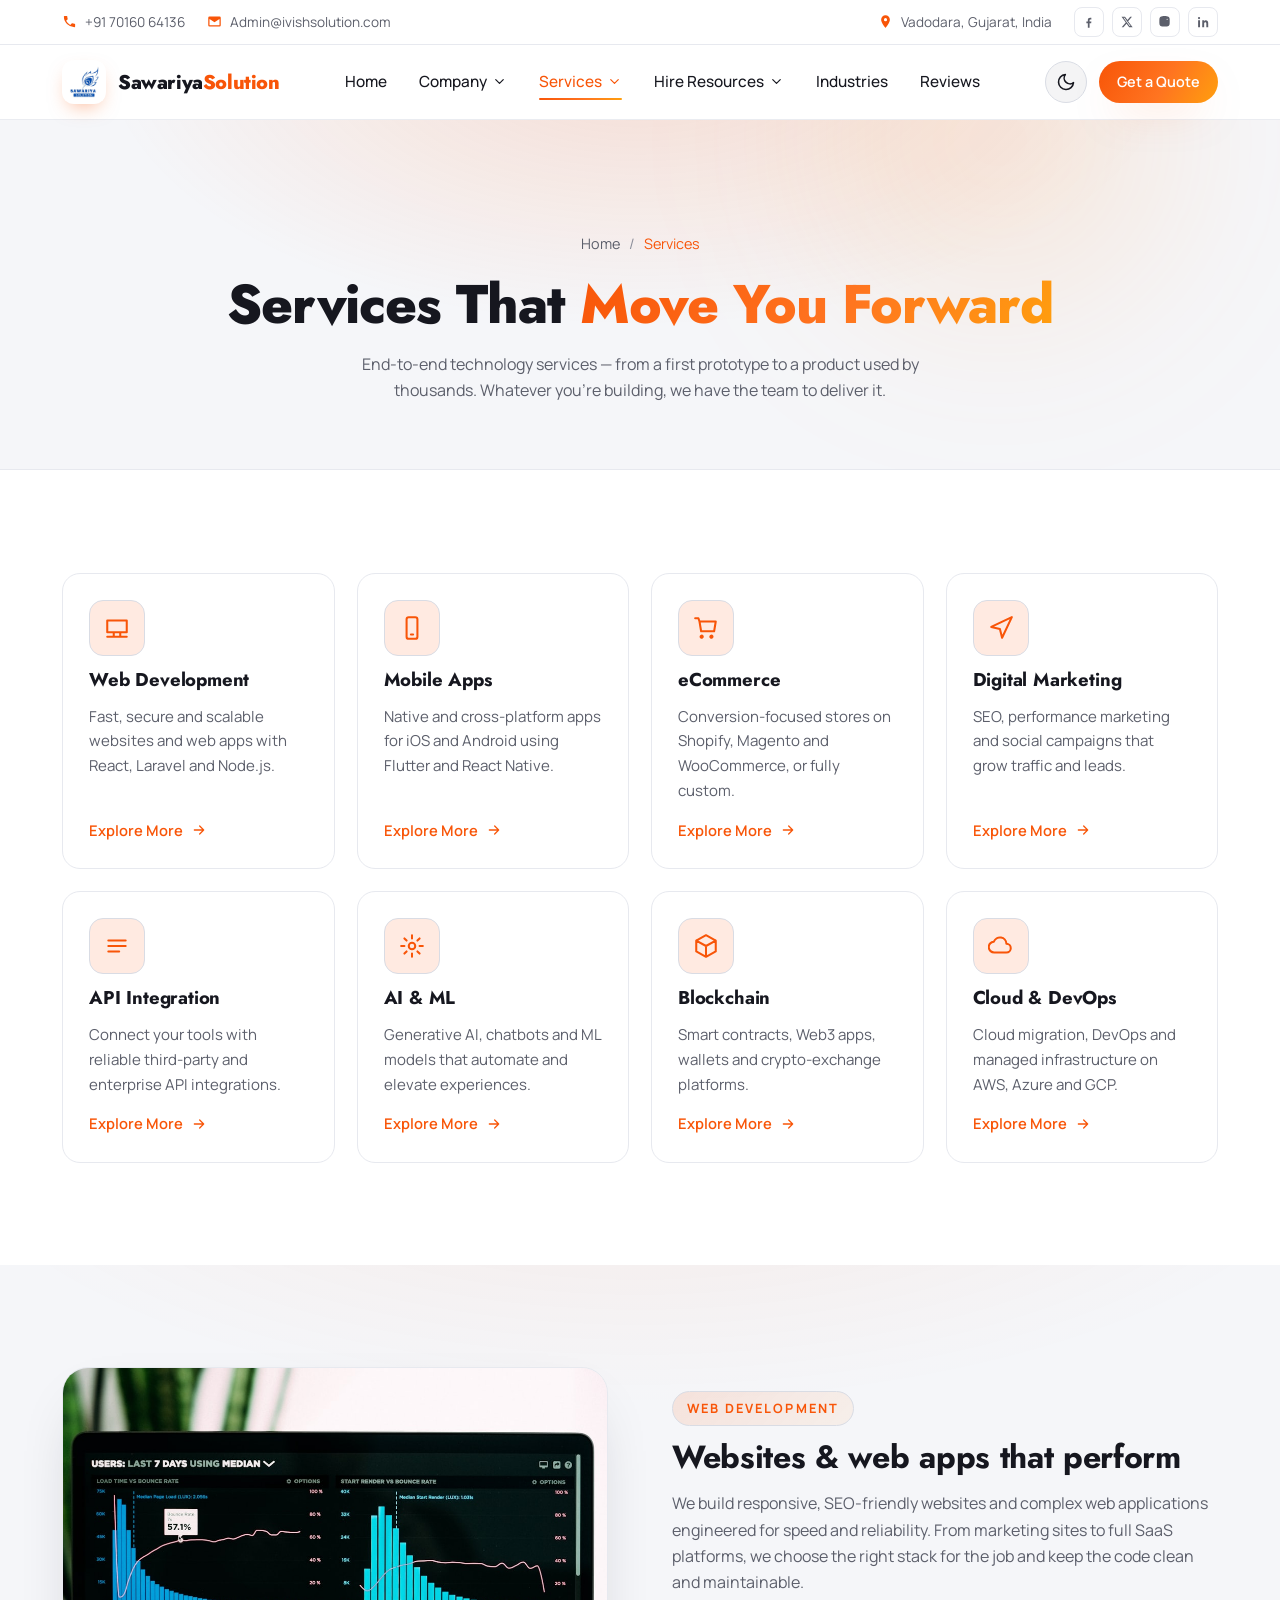
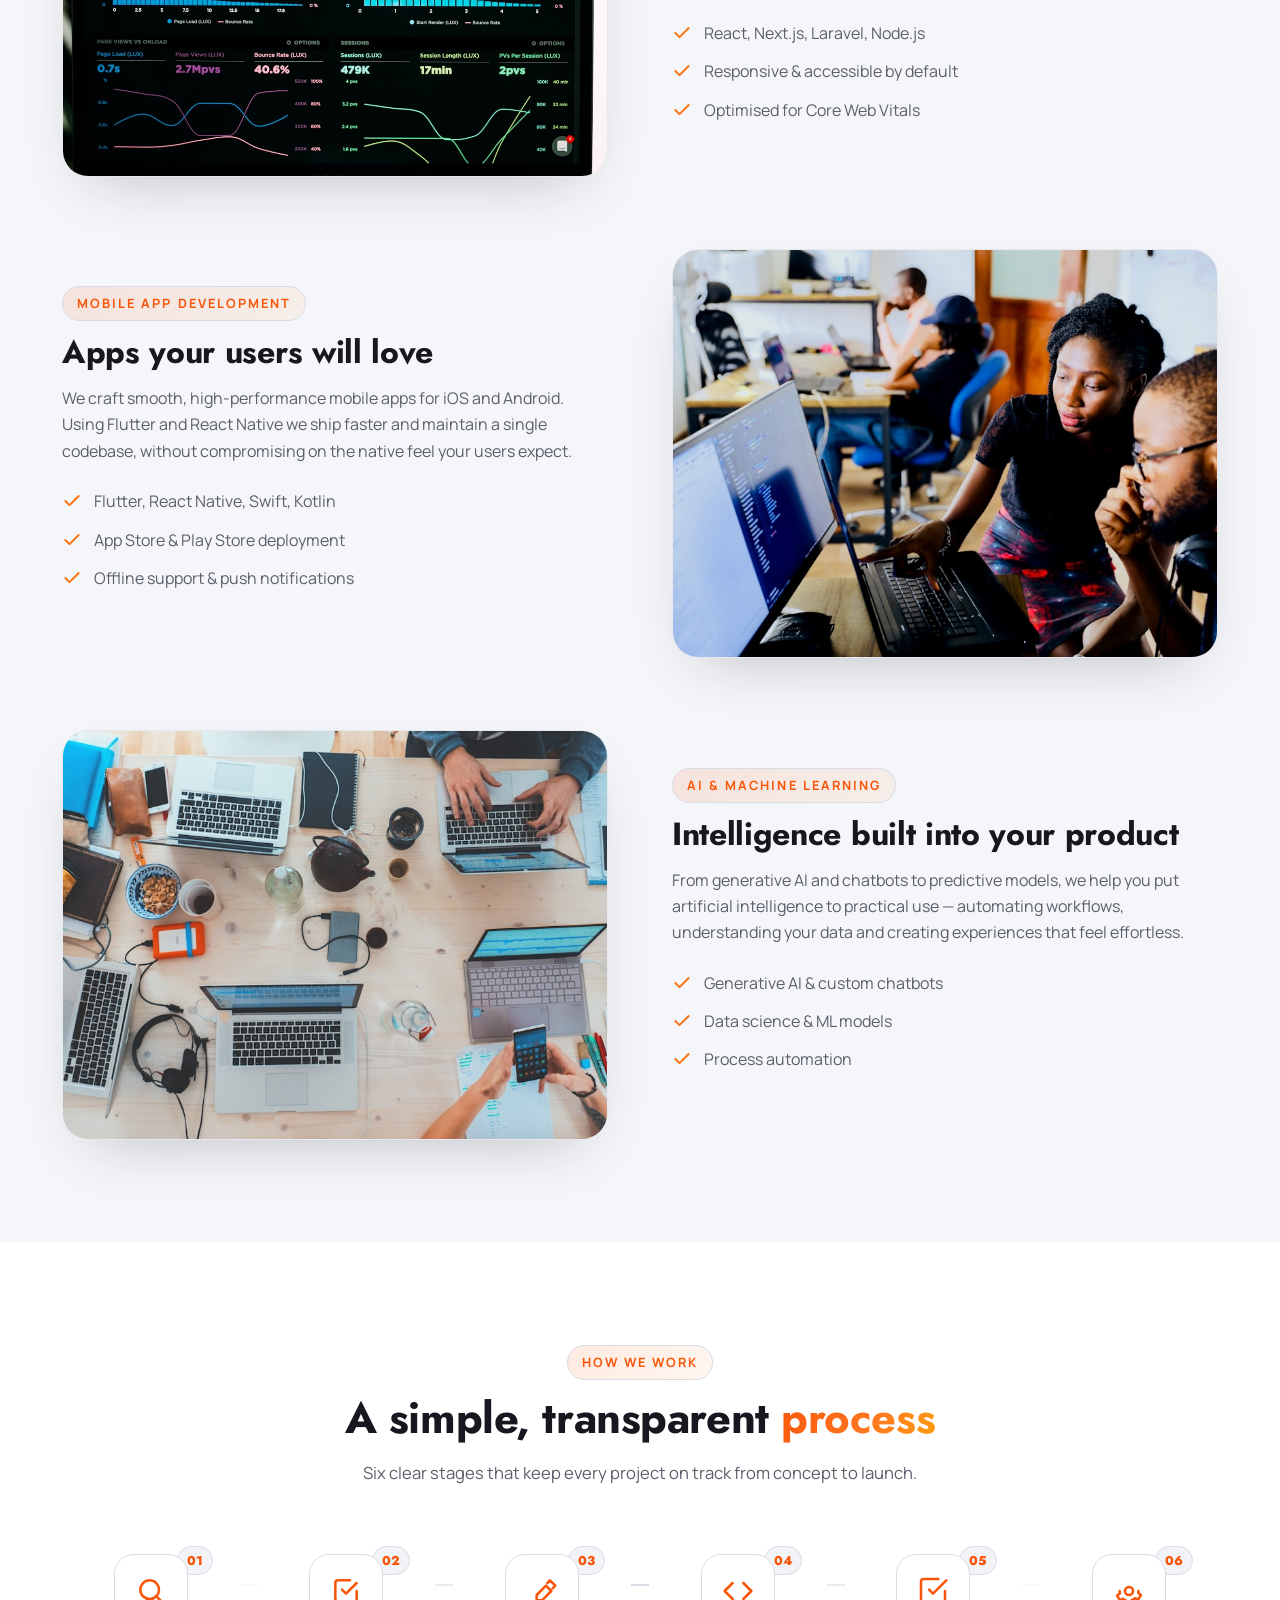
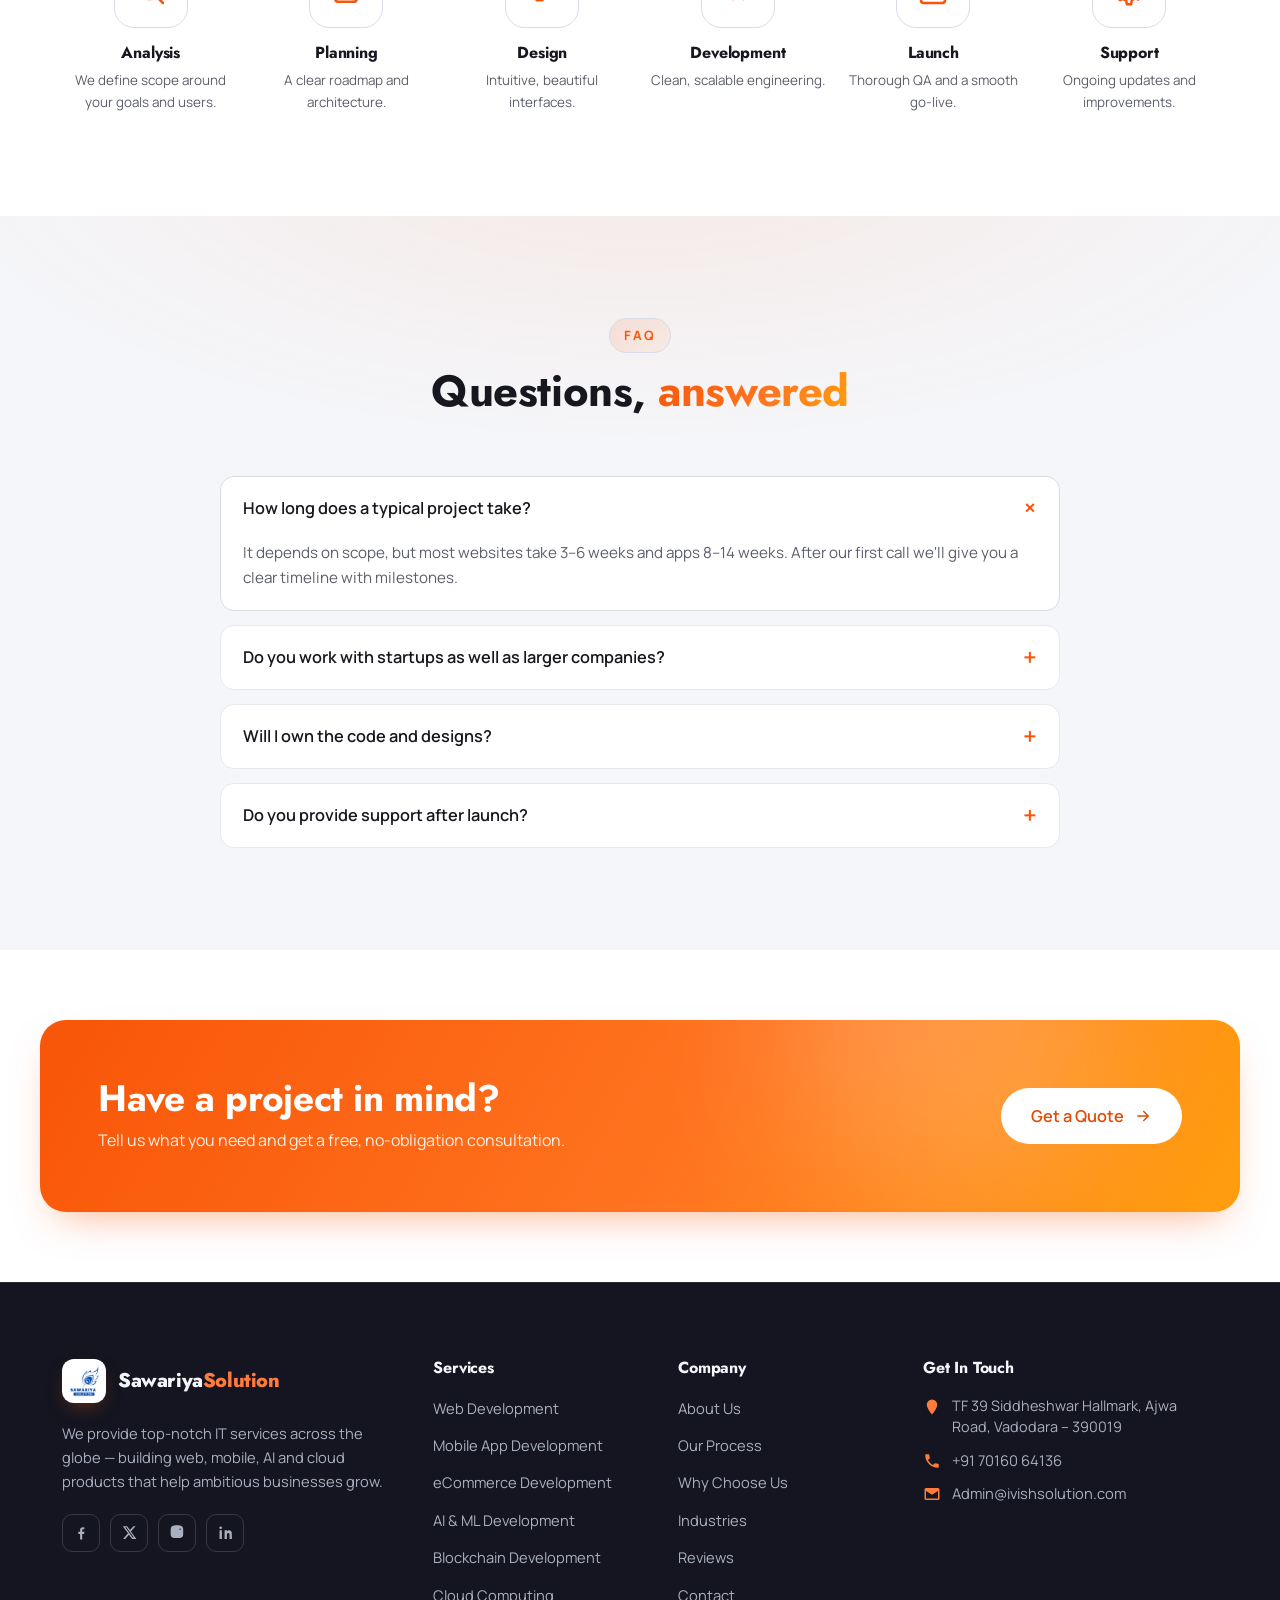
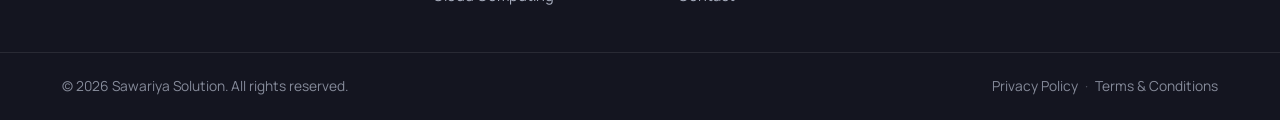
<file: services.html>
<!DOCTYPE html>
<html lang="en">
<head>
  <meta charset="UTF-8" />
  <meta name="viewport" content="width=device-width, initial-scale=1.0" />
  <title>Services | Sawariya Solution</title>
  <meta name="description" content="Explore Sawariya Solution's services — web development, mobile apps, eCommerce, AI/ML, blockchain, cloud and digital marketing for businesses worldwide." />
  <meta name="author" content="Sawariya Solution" />
  <meta name="theme-color" content="#ffffff" />
  <link rel="icon" type="image/jpeg" href="assets/sawariya-logo.jpg" />
  <link rel="preload" href="assets/fonts/manrope-400.woff2" as="font" type="font/woff2" crossorigin />
  <link rel="preload" href="assets/fonts/jost-700.woff2" as="font" type="font/woff2" crossorigin />
  <link rel="stylesheet" href="assets/fonts/fonts.css" />
  <link rel="stylesheet" href="css/style.css" />
  <script>try{if(localStorage.getItem('theme')==='dark')document.documentElement.setAttribute('data-theme','dark');}catch(e){}</script>
</head>
<body>

<!-- TOP BAR -->
<div class="topbar">
  <div class="container topbar__inner">
    <div class="topbar__left">
      <a href="tel:+917016064136" class="topbar__item"><svg class="ic" viewBox="0 0 24 24"><path d="M6.6 10.8a15.5 15.5 0 0 0 6.6 6.6l2.2-2.2a1 1 0 0 1 1-.24 11.4 11.4 0 0 0 3.6.58 1 1 0 0 1 1 1V20a1 1 0 0 1-1 1A17 17 0 0 1 3 4a1 1 0 0 1 1-1h3.5a1 1 0 0 1 1 1 11.4 11.4 0 0 0 .58 3.6 1 1 0 0 1-.24 1z"/></svg>+91 70160 64136</a>
      <a href="mailto:Admin@ivishsolution.com" class="topbar__item topbar__item--hide"><svg class="ic" viewBox="0 0 24 24"><path d="M4 4h16a2 2 0 0 1 2 2v12a2 2 0 0 1-2 2H4a2 2 0 0 1-2-2V6a2 2 0 0 1 2-2zm0 4v10h16V8l-8 5z"/></svg>Admin@ivishsolution.com</a>
    </div>
    <div class="topbar__right">
      <span class="topbar__item topbar__item--hide"><svg class="ic" viewBox="0 0 24 24"><path d="M12 2a7 7 0 0 0-7 7c0 5 7 13 7 13s7-8 7-13a7 7 0 0 0-7-7zm0 9.5A2.5 2.5 0 1 1 12 6.5a2.5 2.5 0 0 1 0 5z"/></svg>Vadodara, Gujarat, India</span>
      <div class="topbar__social">
        <a href="https://facebook.com/Ivishsolution" target="_blank" rel="noopener" aria-label="Facebook"><svg viewBox="0 0 24 24"><path d="M13 22v-8h2.7l.4-3H13V9c0-.9.3-1.5 1.6-1.5H16V4.8c-.3 0-1.2-.1-2.2-.1-2.2 0-3.8 1.4-3.8 3.9V11H7.5v3H10v8z"/></svg></a>
        <a href="https://twitter.com/ivishsolution" target="_blank" rel="noopener" aria-label="X"><svg viewBox="0 0 24 24"><path d="M17.5 3h3l-6.6 7.5L21.7 21h-5.9l-4.6-6-5.3 6H2.9l7-8L2.6 3h6l4.2 5.5zm-1 16h1.6L7.6 4.7H5.9z"/></svg></a>
        <a href="https://instagram.com/sawariya_solution" target="_blank" rel="noopener" aria-label="Instagram"><svg viewBox="0 0 24 24"><path d="M12 7.5A4.5 4.5 0 1 0 16.5 12 4.5 4.5 0 0 0 12 7.5zm0 7.4A2.9 2.9 0 1 1 14.9 12 2.9 2.9 0 0 1 12 14.9zm4.7-7.6a1 1 0 1 1-1-1 1 1 0 0 1 1 1zM20 7.3a5.2 5.2 0 0 0-1.4-3.7A5.2 5.2 0 0 0 14.9 2c-1.5-.1-5.9-.1-7.4 0A5.2 5.2 0 0 0 3.8 3.6 5.2 5.2 0 0 0 2.4 7.3c-.1 1.5-.1 5.9 0 7.4a5.2 5.2 0 0 0 1.4 3.7 5.2 5.2 0 0 0 3.7 1.4c1.5.1 5.9.1 7.4 0a5.2 5.2 0 0 0 3.7-1.4 5.2 5.2 0 0 0 1.4-3.7c.1-1.5.1-5.9 0-7.4z"/></svg></a>
        <a href="https://www.linkedin.com/in/ivish-solution-8a7345194" target="_blank" rel="noopener" aria-label="LinkedIn"><svg viewBox="0 0 24 24"><path d="M6.9 8.8H3.6V21h3.3zM5.2 3.4a1.9 1.9 0 1 0 0 3.8 1.9 1.9 0 0 0 0-3.8zM21 21h-3.3v-6c0-1.4-.5-2.4-1.8-2.4a1.9 1.9 0 0 0-1.8 1.3 2.4 2.4 0 0 0-.1.9V21H10.7s.1-11 0-12.2H14v1.7a3.3 3.3 0 0 1 3-1.6c2.2 0 3.9 1.4 3.9 4.5z"/></svg></a>
      </div>
    </div>
  </div>
</div>

<!-- HEADER -->
<header class="header" id="header">
  <div class="container header__inner">
    <a href="index.html" class="brand" aria-label="Sawariya Solution home">
      <span class="brand__chip"><img src="assets/sawariya-logo.jpg" alt="Sawariya Solution logo" width="40" height="40" /></span>
      <span class="brand__name">Sawariya<span>Solution</span></span>
    </a>
    <nav class="nav" id="nav">
      <ul class="nav__list">
        <li><a href="index.html" class="nav__link">Home</a></li>
        <li class="has-mega">
          <button class="nav__link nav__toggle" aria-expanded="false">Company <svg class="caret" viewBox="0 0 24 24"><path d="M6 9l6 6 6-6"/></svg></button>
          <div class="mega">
            <a href="about.html"><strong>About Us</strong><span>Who we are</span></a>
            <a href="index.html#process"><strong>Our Process</strong><span>How we work</span></a>
            <a href="index.html#choose"><strong>Why Choose Us</strong><span>Our advantages</span></a>
            <a href="index.html#industries"><strong>Industries</strong><span>Sectors we serve</span></a>
          </div>
        </li>
        <li class="has-mega">
          <button class="nav__link nav__toggle nav__link--active" aria-expanded="false">Services <svg class="caret" viewBox="0 0 24 24"><path d="M6 9l6 6 6-6"/></svg></button>
          <div class="mega mega--wide">
            <a href="services.html#web"><strong>Web Development</strong><span>PHP, Laravel, React</span></a>
            <a href="services.html#mobile"><strong>Mobile App Development</strong><span>iOS, Android, Flutter</span></a>
            <a href="services.html#ecommerce"><strong>eCommerce</strong><span>Shopify, Magento</span></a>
            <a href="services.html#ai"><strong>AI &amp; ML</strong><span>Automation &amp; chatbots</span></a>
            <a href="services.html#blockchain"><strong>Blockchain</strong><span>Web3 &amp; crypto</span></a>
            <a href="services.html#cloud"><strong>Cloud &amp; DevOps</strong><span>AWS, Azure, GCP</span></a>
          </div>
        </li>
        <li class="has-mega">
          <button class="nav__link nav__toggle" aria-expanded="false">Hire Resources <svg class="caret" viewBox="0 0 24 24"><path d="M6 9l6 6 6-6"/></svg></button>
          <div class="mega">
            <a href="contact.html"><strong>Web Developers</strong><span>Dedicated team</span></a>
            <a href="contact.html"><strong>Mobile Developers</strong><span>iOS / Android</span></a>
            <a href="contact.html"><strong>Full-Stack Developers</strong><span>End to end</span></a>
            <a href="contact.html"><strong>UI/UX Designers</strong><span>Product design</span></a>
          </div>
        </li>
        <li><a href="index.html#industries" class="nav__link">Industries</a></li>
        <li><a href="index.html#testimonials" class="nav__link">Reviews</a></li>
        <li class="nav__cta-mobile"><a href="contact.html" class="btn btn--primary">Get a Quote</a></li>
      </ul>
    </nav>
    <div class="header__actions">
      <button class="theme-toggle" id="themeToggle" aria-label="Toggle dark mode" title="Toggle theme">
        <svg class="icon-moon" viewBox="0 0 24 24"><path d="M21 12.8A9 9 0 1 1 11.2 3a7 7 0 0 0 9.8 9.8z"/></svg>
        <svg class="icon-sun" viewBox="0 0 24 24"><circle cx="12" cy="12" r="4"/><path d="M12 2v2M12 20v2M4 12H2M22 12h-2M5 5l1.4 1.4M17.6 17.6 19 19M19 5l-1.4 1.4M6.4 17.6 5 19"/></svg>
      </button>
      <a href="contact.html" class="btn btn--primary btn--sm">Get a Quote</a>
      <button class="hamburger" id="hamburger" aria-label="Open menu" aria-expanded="false"><span></span><span></span><span></span></button>
    </div>
  </div>
</header>
<div class="nav-overlay" id="navOverlay"></div>

<main>
<!-- PAGE HERO -->
<section class="pagehero">
  <div class="pagehero__glow"></div>
  <div class="container">
    <nav class="breadcrumb"><a href="index.html">Home</a> <span class="sep">/</span> <span class="cur">Services</span></nav>
    <h1>Services That <span class="grad">Move You Forward</span></h1>
    <p>End-to-end technology services — from a first prototype to a product used by thousands. Whatever you're building, we have the team to deliver it.</p>
  </div>
</section>

<!-- SERVICES GRID -->
<section class="section">
  <div class="container">
    <div class="grid grid--4 services__grid">
      <article class="card service reveal"><div class="service__icon"><svg viewBox="0 0 24 24"><path d="M3 5h18v11H3zM3 20h18M9 20v-4h6v4"/></svg></div><h3>Web Development</h3><p>Fast, secure and scalable websites and web apps with React, Laravel and Node.js.</p><a href="#web" class="link-arrow">Explore More <svg viewBox="0 0 24 24"><path d="M5 12h14M13 6l6 6-6 6"/></svg></a></article>
      <article class="card service reveal"><div class="service__icon"><svg viewBox="0 0 24 24"><rect x="7" y="2" width="10" height="20" rx="2"/><path d="M11 18h2"/></svg></div><h3>Mobile Apps</h3><p>Native and cross-platform apps for iOS and Android using Flutter and React Native.</p><a href="#mobile" class="link-arrow">Explore More <svg viewBox="0 0 24 24"><path d="M5 12h14M13 6l6 6-6 6"/></svg></a></article>
      <article class="card service reveal"><div class="service__icon"><svg viewBox="0 0 24 24"><path d="M6 6h15l-1.5 9h-12zM6 6 5 3H2M9 20a1 1 0 1 0 0 .1M18 20a1 1 0 1 0 0 .1"/></svg></div><h3>eCommerce</h3><p>Conversion-focused stores on Shopify, Magento and WooCommerce, or fully custom.</p><a href="#ecommerce" class="link-arrow">Explore More <svg viewBox="0 0 24 24"><path d="M5 12h14M13 6l6 6-6 6"/></svg></a></article>
      <article class="card service reveal"><div class="service__icon"><svg viewBox="0 0 24 24"><path d="M3 11l19-9-9 19-2-8-8-2z"/></svg></div><h3>Digital Marketing</h3><p>SEO, performance marketing and social campaigns that grow traffic and leads.</p><a href="contact.html" class="link-arrow">Explore More <svg viewBox="0 0 24 24"><path d="M5 12h14M13 6l6 6-6 6"/></svg></a></article>
      <article class="card service reveal"><div class="service__icon"><svg viewBox="0 0 24 24"><path d="M4 7h16M4 12h16M4 17h10"/></svg></div><h3>API Integration</h3><p>Connect your tools with reliable third-party and enterprise API integrations.</p><a href="contact.html" class="link-arrow">Explore More <svg viewBox="0 0 24 24"><path d="M5 12h14M13 6l6 6-6 6"/></svg></a></article>
      <article class="card service reveal"><div class="service__icon"><svg viewBox="0 0 24 24"><circle cx="12" cy="12" r="3"/><path d="M12 2v3M12 19v3M2 12h3M19 12h3M5 5l2 2M17 17l2 2M19 5l-2 2M7 17l-2 2"/></svg></div><h3>AI &amp; ML</h3><p>Generative AI, chatbots and ML models that automate and elevate experiences.</p><a href="#ai" class="link-arrow">Explore More <svg viewBox="0 0 24 24"><path d="M5 12h14M13 6l6 6-6 6"/></svg></a></article>
      <article class="card service reveal"><div class="service__icon"><svg viewBox="0 0 24 24"><path d="M12 2 3 7v10l9 5 9-5V7zM12 12v10M12 12 3 7M12 12l9-5"/></svg></div><h3>Blockchain</h3><p>Smart contracts, Web3 apps, wallets and crypto-exchange platforms.</p><a href="#blockchain" class="link-arrow">Explore More <svg viewBox="0 0 24 24"><path d="M5 12h14M13 6l6 6-6 6"/></svg></a></article>
      <article class="card service reveal"><div class="service__icon"><svg viewBox="0 0 24 24"><path d="M17 18a4 4 0 0 0 0-8 6 6 0 0 0-11.6-2A4.5 4.5 0 0 0 6 18z"/></svg></div><h3>Cloud &amp; DevOps</h3><p>Cloud migration, DevOps and managed infrastructure on AWS, Azure and GCP.</p><a href="#cloud" class="link-arrow">Explore More <svg viewBox="0 0 24 24"><path d="M5 12h14M13 6l6 6-6 6"/></svg></a></article>
    </div>
  </div>
</section>

<!-- DETAIL SPLITS -->
<section class="section alt">
  <div class="container">
    <div class="split" id="web">
      <div class="split__media reveal"><img src="assets/images/hero-dashboard.jpg" alt="Web development" loading="lazy" /></div>
      <div class="split__body reveal">
        <span class="eyebrow">Web Development</span>
        <h3>Websites &amp; web apps that perform</h3>
        <p>We build responsive, SEO-friendly websites and complex web applications engineered for speed and reliability. From marketing sites to full SaaS platforms, we choose the right stack for the job and keep the code clean and maintainable.</p>
        <ul class="ticklist">
          <li><svg class="ic" viewBox="0 0 24 24"><path d="M20 6 9 17l-5-5"/></svg> React, Next.js, Laravel, Node.js</li>
          <li><svg class="ic" viewBox="0 0 24 24"><path d="M20 6 9 17l-5-5"/></svg> Responsive &amp; accessible by default</li>
          <li><svg class="ic" viewBox="0 0 24 24"><path d="M20 6 9 17l-5-5"/></svg> Optimised for Core Web Vitals</li>
        </ul>
      </div>
    </div>

    <div class="split split--rev" id="mobile">
      <div class="split__media reveal"><img src="assets/images/why-1.jpg" alt="Mobile app development" loading="lazy" /></div>
      <div class="split__body reveal">
        <span class="eyebrow">Mobile App Development</span>
        <h3>Apps your users will love</h3>
        <p>We craft smooth, high-performance mobile apps for iOS and Android. Using Flutter and React Native we ship faster and maintain a single codebase, without compromising on the native feel your users expect.</p>
        <ul class="ticklist">
          <li><svg class="ic" viewBox="0 0 24 24"><path d="M20 6 9 17l-5-5"/></svg> Flutter, React Native, Swift, Kotlin</li>
          <li><svg class="ic" viewBox="0 0 24 24"><path d="M20 6 9 17l-5-5"/></svg> App Store &amp; Play Store deployment</li>
          <li><svg class="ic" viewBox="0 0 24 24"><path d="M20 6 9 17l-5-5"/></svg> Offline support &amp; push notifications</li>
        </ul>
      </div>
    </div>

    <div class="split" id="ai">
      <div class="split__media reveal"><img src="assets/images/why-2.jpg" alt="AI and machine learning" loading="lazy" /></div>
      <div class="split__body reveal">
        <span class="eyebrow">AI &amp; Machine Learning</span>
        <h3>Intelligence built into your product</h3>
        <p>From generative AI and chatbots to predictive models, we help you put artificial intelligence to practical use — automating workflows, understanding your data and creating experiences that feel effortless.</p>
        <ul class="ticklist">
          <li><svg class="ic" viewBox="0 0 24 24"><path d="M20 6 9 17l-5-5"/></svg> Generative AI &amp; custom chatbots</li>
          <li><svg class="ic" viewBox="0 0 24 24"><path d="M20 6 9 17l-5-5"/></svg> Data science &amp; ML models</li>
          <li><svg class="ic" viewBox="0 0 24 24"><path d="M20 6 9 17l-5-5"/></svg> Process automation</li>
        </ul>
      </div>
    </div>
  </div>
</section>

<!-- PROCESS -->
<section class="section" id="process">
  <div class="container">
    <div class="section__head reveal">
      <span class="eyebrow">How We Work</span>
      <h2 class="section__title">A simple, transparent <span class="grad">process</span></h2>
      <p class="section__lead center">Six clear stages that keep every project on track from concept to launch.</p>
    </div>
    <div class="process__line">
      <div class="process__step reveal"><span class="process__num">01</span><div class="process__ic"><svg viewBox="0 0 24 24"><path d="M11 4a7 7 0 1 0 0 14 7 7 0 0 0 0-14zM21 21l-5-5"/></svg></div><h4>Analysis</h4><p>We define scope around your goals and users.</p></div>
      <div class="process__step reveal"><span class="process__num">02</span><div class="process__ic"><svg viewBox="0 0 24 24"><path d="M9 11l3 3 8-8M20 12v6a2 2 0 0 1-2 2H6a2 2 0 0 1-2-2V6a2 2 0 0 1 2-2h9"/></svg></div><h4>Planning</h4><p>A clear roadmap and architecture.</p></div>
      <div class="process__step reveal"><span class="process__num">03</span><div class="process__ic"><svg viewBox="0 0 24 24"><path d="M12 19l7-7-4-4-7 7v4zM16 6l2-2 4 4-2 2"/></svg></div><h4>Design</h4><p>Intuitive, beautiful interfaces.</p></div>
      <div class="process__step reveal"><span class="process__num">04</span><div class="process__ic"><svg viewBox="0 0 24 24"><path d="M8 6 2 12l6 6M16 6l6 6-6 6"/></svg></div><h4>Development</h4><p>Clean, scalable engineering.</p></div>
      <div class="process__step reveal"><span class="process__num">05</span><div class="process__ic"><svg viewBox="0 0 24 24"><path d="M9 11l3 3L22 4M21 12v7a2 2 0 0 1-2 2H5a2 2 0 0 1-2-2V5a2 2 0 0 1 2-2h11"/></svg></div><h4>Launch</h4><p>Thorough QA and a smooth go-live.</p></div>
      <div class="process__step reveal"><span class="process__num">06</span><div class="process__ic"><svg viewBox="0 0 24 24"><path d="M12 15a3 3 0 1 0 0-6 3 3 0 0 0 0 6zM19 12a7 7 0 0 1-.1 1.4l2 1.6-2 3.4-2.4-1a7 7 0 0 1-2.4 1.4L13.6 22h-3.2l-.5-2.8a7 7 0 0 1-2.4-1.4l-2.4 1-2-3.4 2-1.6A7 7 0 0 1 5 12"/></svg></div><h4>Support</h4><p>Ongoing updates and improvements.</p></div>
    </div>
  </div>
</section>

<!-- FAQ -->
<section class="section alt">
  <div class="container">
    <div class="section__head reveal">
      <span class="eyebrow">FAQ</span>
      <h2 class="section__title">Questions, <span class="grad">answered</span></h2>
    </div>
    <div class="faq reveal">
      <details open><summary>How long does a typical project take?</summary><p>It depends on scope, but most websites take 3–6 weeks and apps 8–14 weeks. After our first call we'll give you a clear timeline with milestones.</p></details>
      <details><summary>Do you work with startups as well as larger companies?</summary><p>Yes. We work with founders building their first product and with established businesses scaling existing systems. We tailor the engagement to your size and stage.</p></details>
      <details><summary>Will I own the code and designs?</summary><p>Absolutely. On completion, all source code, designs and assets are yours. We hand everything over with documentation.</p></details>
      <details><summary>Do you provide support after launch?</summary><p>Yes — we offer ongoing maintenance, monitoring and improvement plans so your product stays fast, secure and up to date.</p></details>
    </div>
  </div>
</section>

<!-- CTA -->
<section class="ctaband">
  <div class="container ctaband__inner reveal">
    <div class="ctaband__glow"></div>
    <div>
      <h2>Have a project in mind?</h2>
      <p>Tell us what you need and get a free, no-obligation consultation.</p>
    </div>
    <a href="contact.html" class="btn btn--light btn--lg">Get a Quote <svg class="ic" viewBox="0 0 24 24"><path d="M5 12h14M13 6l6 6-6 6"/></svg></a>
  </div>
</section>
</main>

<!-- FOOTER -->
<footer class="footer">
  <div class="container footer__top">
    <div class="footer__brand">
      <a href="index.html" class="brand">
        <span class="brand__chip"><img src="assets/sawariya-logo.jpg" alt="Sawariya Solution logo" width="40" height="40" /></span>
        <span class="brand__name">Sawariya<span>Solution</span></span>
      </a>
      <p>We provide top-notch IT services across the globe — building web, mobile, AI and cloud products that help ambitious businesses grow.</p>
      <div class="footer__social">
        <a href="https://facebook.com/Ivishsolution" target="_blank" rel="noopener" aria-label="Facebook"><svg viewBox="0 0 24 24"><path d="M13 22v-8h2.7l.4-3H13V9c0-.9.3-1.5 1.6-1.5H16V4.8c-.3 0-1.2-.1-2.2-.1-2.2 0-3.8 1.4-3.8 3.9V11H7.5v3H10v8z"/></svg></a>
        <a href="https://twitter.com/ivishsolution" target="_blank" rel="noopener" aria-label="X"><svg viewBox="0 0 24 24"><path d="M17.5 3h3l-6.6 7.5L21.7 21h-5.9l-4.6-6-5.3 6H2.9l7-8L2.6 3h6l4.2 5.5zm-1 16h1.6L7.6 4.7H5.9z"/></svg></a>
        <a href="https://instagram.com/sawariya_solution" target="_blank" rel="noopener" aria-label="Instagram"><svg viewBox="0 0 24 24"><path d="M12 7.5A4.5 4.5 0 1 0 16.5 12 4.5 4.5 0 0 0 12 7.5zm0 7.4A2.9 2.9 0 1 1 14.9 12 2.9 2.9 0 0 1 12 14.9zm4.7-7.6a1 1 0 1 1-1-1 1 1 0 0 1 1 1zM20 7.3a5.2 5.2 0 0 0-1.4-3.7A5.2 5.2 0 0 0 14.9 2c-1.5-.1-5.9-.1-7.4 0A5.2 5.2 0 0 0 3.8 3.6 5.2 5.2 0 0 0 2.4 7.3c-.1 1.5-.1 5.9 0 7.4a5.2 5.2 0 0 0 1.4 3.7 5.2 5.2 0 0 0 3.7 1.4c1.5.1 5.9.1 7.4 0a5.2 5.2 0 0 0 3.7-1.4 5.2 5.2 0 0 0 1.4-3.7c.1-1.5.1-5.9 0-7.4z"/></svg></a>
        <a href="https://www.linkedin.com/in/ivish-solution-8a7345194" target="_blank" rel="noopener" aria-label="LinkedIn"><svg viewBox="0 0 24 24"><path d="M6.9 8.8H3.6V21h3.3zM5.2 3.4a1.9 1.9 0 1 0 0 3.8 1.9 1.9 0 0 0 0-3.8zM21 21h-3.3v-6c0-1.4-.5-2.4-1.8-2.4a1.9 1.9 0 0 0-1.8 1.3 2.4 2.4 0 0 0-.1.9V21H10.7s.1-11 0-12.2H14v1.7a3.3 3.3 0 0 1 3-1.6c2.2 0 3.9 1.4 3.9 4.5z"/></svg></a>
      </div>
    </div>
    <div class="footer__col">
      <h5>Services</h5>
      <ul>
        <li><a href="services.html#web">Web Development</a></li>
        <li><a href="services.html#mobile">Mobile App Development</a></li>
        <li><a href="services.html#ecommerce">eCommerce Development</a></li>
        <li><a href="services.html#ai">AI &amp; ML Development</a></li>
        <li><a href="services.html#blockchain">Blockchain Development</a></li>
        <li><a href="services.html#cloud">Cloud Computing</a></li>
      </ul>
    </div>
    <div class="footer__col">
      <h5>Company</h5>
      <ul>
        <li><a href="about.html">About Us</a></li>
        <li><a href="index.html#process">Our Process</a></li>
        <li><a href="index.html#choose">Why Choose Us</a></li>
        <li><a href="index.html#industries">Industries</a></li>
        <li><a href="index.html#testimonials">Reviews</a></li>
        <li><a href="contact.html">Contact</a></li>
      </ul>
    </div>
    <div class="footer__col footer__col--contact">
      <h5>Get In Touch</h5>
      <ul class="footer__contact">
        <li><svg viewBox="0 0 24 24"><path d="M12 2a7 7 0 0 0-7 7c0 5 7 13 7 13s7-8 7-13a7 7 0 0 0-7-7z"/></svg> TF 39 Siddheshwar Hallmark, Ajwa Road, Vadodara – 390019</li>
        <li><svg viewBox="0 0 24 24"><path d="M6.6 10.8a15.5 15.5 0 0 0 6.6 6.6l2.2-2.2a1 1 0 0 1 1-.24 11.4 11.4 0 0 0 3.6.58 1 1 0 0 1 1 1V20a1 1 0 0 1-1 1A17 17 0 0 1 3 4a1 1 0 0 1 1-1h3.5a1 1 0 0 1 1 1 11.4 11.4 0 0 0 .58 3.6 1 1 0 0 1-.24 1z"/></svg> <a href="tel:+917016064136">+91 70160 64136</a></li>
        <li><svg viewBox="0 0 24 24"><path d="M4 4h16a2 2 0 0 1 2 2v12a2 2 0 0 1-2 2H4a2 2 0 0 1-2-2V6a2 2 0 0 1 2-2zm0 4v10h16V8l-8 5z"/></svg> <a href="mailto:Admin@ivishsolution.com">Admin@ivishsolution.com</a></li>
      </ul>
    </div>
  </div>
  <div class="footer__bottom">
    <div class="container footer__bottom-inner">
      <p>© <span id="year">2026</span> Sawariya Solution. All rights reserved.</p>
      <p class="footer__links"><a href="#">Privacy Policy</a> <span>·</span> <a href="#">Terms &amp; Conditions</a></p>
    </div>
  </div>
</footer>

<button class="totop" id="toTop" aria-label="Back to top"><svg viewBox="0 0 24 24"><path d="M18 15l-6-6-6 6"/></svg></button>
<script src="js/main.js"></script>
</body>
</html>
</file>
<file: assets/fonts/fonts.css>
﻿@font-face{font-family:'Jost';font-style:normal;font-weight:400;font-display:swap;src:url('jost-400.woff2') format('woff2');}
@font-face{font-family:'Jost';font-style:normal;font-weight:500;font-display:swap;src:url('jost-500.woff2') format('woff2');}
@font-face{font-family:'Jost';font-style:normal;font-weight:600;font-display:swap;src:url('jost-600.woff2') format('woff2');}
@font-face{font-family:'Jost';font-style:normal;font-weight:700;font-display:swap;src:url('jost-700.woff2') format('woff2');}
@font-face{font-family:'Jost';font-style:normal;font-weight:800;font-display:swap;src:url('jost-800.woff2') format('woff2');}
@font-face{font-family:'Manrope';font-style:normal;font-weight:400;font-display:swap;src:url('manrope-400.woff2') format('woff2');}
@font-face{font-family:'Manrope';font-style:normal;font-weight:500;font-display:swap;src:url('manrope-500.woff2') format('woff2');}
@font-face{font-family:'Manrope';font-style:normal;font-weight:600;font-display:swap;src:url('manrope-600.woff2') format('woff2');}
@font-face{font-family:'Manrope';font-style:normal;font-weight:700;font-display:swap;src:url('manrope-700.woff2') format('woff2');}
@font-face{font-family:'Manrope';font-style:normal;font-weight:800;font-display:swap;src:url('manrope-800.woff2') format('woff2');}
</file>
<file: css/style.css>
/* =========================================================
   Sawariya Solution — Main Stylesheet
   Dark, premium, fully responsive design system
   ========================================================= */

/* ---------- Design Tokens ---------- */
:root{
  /* ---- Light theme (default) ---- */
  --bg:#ffffff;
  --bg-2:#f5f6f9;
  --bg-3:#141520;            /* footer & always-dark accents */
  --surface:#ffffff;
  --surface-2:#f2f3f7;
  --border:#e7e9ef;
  --border-2:#d9dce4;
  --tint:rgba(20,21,32,.045);
  --tint-2:rgba(20,21,32,.08);

  --brand:#f85508;
  --brand-2:#f85508;
  --brand-3:#fb7413;
  --brand-ink:#e34a06;

  --text:#16171f;
  --muted:#5c5f6b;
  --muted-2:#8a8d99;
  --white:#fff;
  --gold:#f6a609;

  --grad:linear-gradient(120deg,#f85508 0%,#ff7420 55%,#ff9f0e 100%);
  --grad-soft:linear-gradient(135deg,rgba(248,85,8,.12),rgba(255,138,45,.07));

  --header-bg:rgba(255,255,255,.82);
  --header-bg-2:rgba(255,255,255,.95);
  --header-border:#eaecf1;

  --radius:18px;
  --radius-sm:12px;
  --radius-lg:26px;
  --maxw:1200px;
  --pad:22px;
  --section-py:clamp(64px,8vw,118px);

  --shadow:0 24px 60px -30px rgba(23,24,35,.30);
  --shadow-brand:0 18px 42px -18px rgba(248,85,8,.5);
  --ring:0 0 0 1px var(--border);
  --t:.35s cubic-bezier(.4,.14,.2,1);
}

/* ---- Dark theme (via toggle) ---- */
:root[data-theme="dark"]{
  --bg:#0b0c15;
  --bg-2:#141520;
  --bg-3:#08090f;
  --surface:#181923;
  --surface-2:#20222e;
  --border:rgba(255,255,255,.09);
  --border-2:rgba(255,255,255,.16);
  --tint:rgba(255,255,255,.05);
  --tint-2:rgba(255,255,255,.09);

  --brand:#f85508;
  --brand-2:#ff7a3d;
  --brand-3:#ff8a4d;
  --brand-ink:#0a1230;

  --text:#eceef5;
  --muted:#a1a1a5;
  --muted-2:#7d808b;

  --header-bg:rgba(11,12,21,.72);
  --header-bg-2:rgba(11,12,21,.93);
  --header-border:rgba(255,255,255,.08);

  --shadow:0 24px 60px -24px rgba(0,0,0,.7);
  --shadow-brand:0 22px 50px -18px rgba(248,85,8,.5);
}

/* ---------- Reset / Base ---------- */
*,*::before,*::after{box-sizing:border-box;margin:0;padding:0}
html{scroll-behavior:smooth;-webkit-text-size-adjust:100%;overflow-x:clip}
body{
  font-family:'Manrope',system-ui,-apple-system,'Segoe UI',Roboto,sans-serif;
  background:var(--bg);
  color:var(--text);
  line-height:1.65;
  font-size:16px;
  overflow-x:clip;
  -webkit-font-smoothing:antialiased;
}
img{max-width:100%;display:block;height:auto}
a{color:inherit;text-decoration:none}
ul{list-style:none}
button{font-family:inherit;cursor:pointer;border:none;background:none;color:inherit}
input,textarea,select{font-family:inherit}
h1,h2,h3,h4,h5{font-family:'Jost','Manrope',sans-serif;line-height:1.12;font-weight:700;letter-spacing:-.01em;overflow-wrap:break-word}
p{overflow-wrap:break-word}

/* default = line icons */
svg{width:100%;height:100%;fill:none;stroke:currentColor;stroke-width:1.9;stroke-linecap:round;stroke-linejoin:round}
/* filled icon contexts */
.topbar svg,.topbar__social svg,.footer__social svg,.footer__contact svg,.contact__ic svg{fill:currentColor;stroke:none}

/* ---------- Layout helpers ---------- */
.container{width:100%;max-width:var(--maxw);margin-inline:auto;padding-inline:var(--pad)}
.section{padding-block:var(--section-py);position:relative}
.section.alt{background:
  radial-gradient(1200px 500px at 50% -10%,rgba(248,85,8,.08),transparent 60%),
  var(--bg-2)}
.eyebrow{display:inline-block;font-size:.8rem;font-weight:700;letter-spacing:.16em;text-transform:uppercase;
  color:var(--brand-2);margin-bottom:14px;
  padding:6px 14px;border:1px solid var(--border-2);border-radius:100px;background:var(--grad-soft)}
.section__title{font-size:clamp(1.7rem,3.4vw,2.9rem);margin-bottom:16px}
.section__lead{color:var(--muted);font-size:clamp(1rem,1.3vw,1.12rem);max-width:60ch}
.section__lead.center{margin-inline:auto}
.section__head{text-align:center;max-width:780px;margin:0 auto clamp(40px,5vw,60px)}
.grad{background:var(--grad);-webkit-background-clip:text;background-clip:text;color:transparent}

.grid{display:grid;gap:22px}
.grid--2{grid-template-columns:repeat(2,1fr)}
.grid--3{grid-template-columns:repeat(3,1fr)}
.grid--4{grid-template-columns:repeat(4,1fr)}

/* ---------- Buttons ---------- */
.btn{
  --bh:48px;display:inline-flex;align-items:center;gap:10px;justify-content:center;
  height:var(--bh);padding:0 24px;border-radius:100px;font-weight:600;font-size:.98rem;
  transition:transform var(--t),box-shadow var(--t),background var(--t),color var(--t),border-color var(--t);
  white-space:nowrap;line-height:1;position:relative
}
.btn .ic{width:18px;height:18px;flex:0 0 18px}
.btn--sm{--bh:42px;padding:0 18px;font-size:.9rem}
.btn--lg{--bh:56px;padding:0 30px;font-size:1.02rem}
.btn--block{width:100%}
.btn--primary{background:var(--grad);color:#fff;box-shadow:var(--shadow-brand)}
.btn--primary:hover{transform:translateY(-3px);box-shadow:0 28px 60px -16px rgba(248,85,8,.7)}
.btn--ghost{background:var(--tint);color:var(--text);border:1px solid var(--border-2)}
.btn--ghost:hover{background:var(--tint-2);transform:translateY(-3px)}
.btn--light{background:#fff;color:var(--brand-ink)}
.btn--light:hover{transform:translateY(-3px);box-shadow:0 24px 50px -16px rgba(0,0,0,.5)}
.btn:hover .ic{transform:translateX(3px);transition:transform var(--t)}

.link-arrow{display:inline-flex;align-items:center;gap:8px;color:var(--brand-2);font-weight:600;font-size:.92rem}
.link-arrow svg{width:16px;height:16px;transition:transform var(--t)}
.link-arrow:hover svg{transform:translateX(4px)}

.pill{display:inline-flex;align-items:center;gap:9px;font-size:.85rem;font-weight:500;color:var(--muted);
  padding:8px 16px;border:1px solid var(--border-2);border-radius:100px;background:var(--tint);margin-bottom:22px}
.pill__dot{width:8px;height:8px;border-radius:50%;background:#28d17c;box-shadow:0 0 0 4px rgba(40,209,124,.2);animation:pulse 2s infinite}
@keyframes pulse{50%{box-shadow:0 0 0 7px rgba(40,209,124,0)}}

/* ---------- Cards ---------- */
.card{background:var(--surface);border:1px solid var(--border);border-radius:var(--radius);padding:26px;transition:transform var(--t),border-color var(--t),box-shadow var(--t),background var(--t)}
.card:hover{transform:translateY(-6px);border-color:var(--border-2);box-shadow:var(--shadow)}

/* =========================================================
   TOP BAR
   ========================================================= */
.topbar{background:var(--bg);border-bottom:1px solid var(--border);font-size:.85rem;color:var(--muted)}
.topbar__inner{display:flex;align-items:center;justify-content:space-between;min-height:44px;gap:16px;flex-wrap:wrap}
.topbar__left,.topbar__right{display:flex;align-items:center;gap:22px}
.topbar__item{display:inline-flex;align-items:center;gap:8px;transition:color var(--t)}
.topbar__item:hover{color:var(--text)}
.topbar .ic{width:15px;height:15px;color:var(--brand-2)}
.topbar__social{display:flex;gap:8px}
.topbar__social a{width:30px;height:30px;display:grid;place-items:center;border:1px solid var(--border);border-radius:8px;color:var(--muted);transition:all var(--t)}
.topbar__social a svg{width:14px;height:14px}
.topbar__social a:hover{background:var(--grad);color:#fff;border-color:transparent;transform:translateY(-2px)}

/* =========================================================
   HEADER / NAV
   ========================================================= */
.header{position:sticky;top:0;z-index:100;background:var(--header-bg);backdrop-filter:blur(16px);
  border-bottom:1px solid var(--header-border);transition:box-shadow var(--t),background var(--t),border-color var(--t)}
.header.scrolled{background:var(--header-bg-2);box-shadow:0 10px 40px -20px rgba(0,0,0,.28)}
.header__inner{display:flex;align-items:center;justify-content:space-between;gap:20px;min-height:74px}

.brand{display:inline-flex;align-items:center;gap:12px;font-family:'Jost';font-weight:800}
.brand__chip{width:44px;height:44px;border-radius:12px;background:#fff;display:grid;place-items:center;overflow:hidden;box-shadow:0 8px 20px -8px rgba(248,85,8,.5);flex:0 0 44px}
.brand__chip img{width:38px;height:38px;object-fit:contain}
.brand__name{font-size:1.24rem;color:var(--text);letter-spacing:-.02em}
.brand__name span{color:var(--brand-2)}

.nav__list{display:flex;align-items:center;gap:4px}
.nav__link{display:inline-flex;align-items:center;gap:5px;padding:10px 14px;border-radius:10px;font-weight:500;font-size:.96rem;color:var(--text);transition:color var(--t),background var(--t)}
.nav__link:hover{color:var(--brand-2);background:var(--tint)}
.nav__link--active{color:var(--brand-2);position:relative}
.nav__link--active::after{content:"";position:absolute;left:14px;right:14px;bottom:2px;height:2px;border-radius:2px;background:var(--grad)}
.caret{width:15px;height:15px;transition:transform var(--t)}
.has-mega{position:relative}
.has-mega:hover .caret{transform:rotate(180deg)}

.mega{position:absolute;top:calc(100% + 14px);left:50%;transform:translateX(-50%) translateY(10px);
  min-width:270px;background:var(--surface);border:1px solid var(--border-2);border-radius:16px;padding:12px;
  display:grid;gap:4px;box-shadow:var(--shadow);opacity:0;visibility:hidden;transition:all var(--t);z-index:20}
.mega--wide{grid-template-columns:1fr 1fr;min-width:440px}
.has-mega:hover .mega,.has-mega:focus-within .mega{opacity:1;visibility:visible;transform:translateX(-50%) translateY(0)}
.mega::before{content:"";position:absolute;bottom:100%;left:0;right:0;height:16px}
.mega a{display:block;padding:11px 13px;border-radius:10px;transition:background var(--t)}
.mega a:hover{background:rgba(248,85,8,.12)}
.mega a strong{display:block;font-size:.94rem;font-weight:600;color:var(--text)}
.mega a span{font-size:.8rem;color:var(--muted-2)}

.header__actions{display:flex;align-items:center;gap:12px}
.nav__cta-mobile{display:none}

.hamburger{display:none;width:44px;height:44px;border:1px solid var(--border-2);border-radius:11px;flex-direction:column;justify-content:center;align-items:center;gap:5px}
.hamburger span{width:20px;height:2px;background:var(--text);border-radius:2px;transition:transform var(--t),opacity var(--t)}
.hamburger.active span:nth-child(1){transform:translateY(7px) rotate(45deg)}
.hamburger.active span:nth-child(2){opacity:0}
.hamburger.active span:nth-child(3){transform:translateY(-7px) rotate(-45deg)}

.nav-overlay{position:fixed;inset:0;background:rgba(0,0,0,.55);backdrop-filter:blur(3px);opacity:0;visibility:hidden;transition:all var(--t);z-index:98}
.nav-overlay.active{opacity:1;visibility:visible}

/* =========================================================
   HERO
   ========================================================= */
.hero{position:relative;padding-top:clamp(48px,7vw,88px);overflow:hidden;
  background:radial-gradient(1000px 600px at 80% -10%,rgba(248,85,8,.14),transparent 55%),
             radial-gradient(800px 500px at 0% 20%,rgba(255,138,45,.08),transparent 55%),var(--bg)}
.hero__glow{position:absolute;border-radius:50%;filter:blur(90px);z-index:0;pointer-events:none}
.hero__glow--1{width:420px;height:420px;background:rgba(248,85,8,.28);top:-120px;right:-60px}
.hero__glow--2{width:360px;height:360px;background:rgba(255,138,45,.16);bottom:-120px;left:-80px}
.hero__inner{position:relative;z-index:1;display:grid;grid-template-columns:1.05fr .95fr;gap:clamp(30px,5vw,64px);align-items:center;padding-bottom:clamp(40px,5vw,60px)}
.hero__title{font-size:clamp(1.75rem,6.4vw,4rem);font-weight:800;letter-spacing:-.03em;margin-bottom:20px}
.hero__lead{color:var(--muted);font-size:clamp(1.02rem,1.4vw,1.18rem);max-width:52ch;margin-bottom:32px}
.hero__actions{display:flex;gap:14px;flex-wrap:wrap;margin-bottom:40px}
.hero__stats{display:flex;gap:34px;flex-wrap:wrap}
.hero__stats div{display:flex;flex-direction:column}
.hero__stats b{font-family:'Jost';font-size:1.7rem;font-weight:800;color:var(--text)}
.hero__stats span{font-size:.86rem;color:var(--muted-2)}

.hero__visual{position:relative}
.hero__card--main{border-radius:var(--radius-lg);overflow:hidden;border:1px solid var(--border-2);box-shadow:var(--shadow);background:var(--surface)}
.hero__card--main img{width:100%;aspect-ratio:4/3.2;object-fit:cover}
.floaty{--text:#eef0f6;--muted-2:#b4b9c6;position:absolute;display:flex;align-items:center;gap:12px;color:var(--text);background:rgba(18,26,44,.92);
  backdrop-filter:blur(10px);border:1px solid rgba(255,255,255,.14);border-radius:14px;padding:12px 16px;box-shadow:var(--shadow);animation:float 5s ease-in-out infinite}
.floaty svg{width:26px;height:26px;color:var(--brand-2);flex:0 0 26px}
.floaty b{display:block;font-family:'Jost';font-size:1rem;font-weight:700}
.floaty span{font-size:.76rem;color:var(--muted-2)}
.floaty--1{top:22px;left:-26px;animation-delay:.4s}
.floaty--2{bottom:26px;right:-22px}
@keyframes float{50%{transform:translateY(-12px)}}

/* logo strip / marquee */
.logostrip{position:relative;z-index:1;border-top:1px solid var(--border);padding-block:26px 4px}
.logostrip__label{text-align:center;color:var(--muted-2);font-size:.82rem;letter-spacing:.05em;margin-bottom:16px}
.marquee{overflow:hidden;-webkit-mask-image:linear-gradient(90deg,transparent,#000 8%,#000 92%,transparent);mask-image:linear-gradient(90deg,transparent,#000 8%,#000 92%,transparent)}
.marquee__track{display:flex;align-items:center;gap:52px;width:max-content;animation:scroll 32s linear infinite}
.marquee--slow .marquee__track{animation-duration:38s}
.marquee:hover .marquee__track{animation-play-state:paused}
.tech{font-family:'Jost';font-weight:700;font-size:1.35rem;color:var(--muted-2);transition:color var(--t)}
.tech:hover{color:var(--brand-2)}
@keyframes scroll{to{transform:translateX(-50%)}}

/* =========================================================
   ABOUT
   ========================================================= */
.about__grid{display:grid;grid-template-columns:.92fr 1.08fr;gap:clamp(32px,5vw,66px);align-items:center}
.about__media{position:relative}
.about__media img{border-radius:var(--radius-lg);border:1px solid var(--border);width:100%;aspect-ratio:1/1;object-fit:cover;box-shadow:var(--shadow)}
.about__badge{position:absolute;right:-16px;bottom:-16px;background:var(--grad);color:#fff;border-radius:18px;padding:18px 22px;display:flex;align-items:center;gap:12px;box-shadow:var(--shadow-brand)}
.about__badge b{font-family:'Jost';font-size:2.1rem;font-weight:800;line-height:1}
.about__badge span{font-size:.82rem;line-height:1.2;opacity:.95}
.ticklist{display:grid;gap:12px;margin:24px 0 30px}
.ticklist li{display:flex;align-items:flex-start;gap:12px;color:var(--muted)}
.ticklist .ic{width:20px;height:20px;flex:0 0 20px;color:var(--brand-3);margin-top:3px;stroke-width:2.4}
.counters{display:grid;grid-template-columns:repeat(4,1fr);gap:16px;margin-bottom:32px}
.counter b{font-family:'Jost';font-size:clamp(1.7rem,3vw,2.3rem);font-weight:800;background:var(--grad);-webkit-background-clip:text;background-clip:text;color:transparent;display:block}
.counter span{font-size:.82rem;color:var(--muted-2)}

/* =========================================================
   SERVICES
   ========================================================= */
.service{display:flex;flex-direction:column;align-items:flex-start;gap:14px;position:relative;overflow:hidden}
.service::after{content:"";position:absolute;inset:0;background:var(--grad-soft);opacity:0;transition:opacity var(--t);z-index:0}
.service:hover::after{opacity:1}
.service>*{position:relative;z-index:1}
.service__icon{width:56px;height:56px;border-radius:14px;display:grid;place-items:center;background:rgba(248,85,8,.12);border:1px solid var(--border-2);color:var(--brand-2);transition:all var(--t)}
.service__icon svg{width:26px;height:26px}
.service:hover .service__icon{background:var(--grad);color:#fff;transform:rotate(-6deg) scale(1.05)}
.service h3{font-size:1.16rem}
.service p{color:var(--muted);font-size:.94rem;flex:1}

/* service marquee bar */
.servicebar{background:var(--grad);padding-block:20px;overflow:hidden}
.servicebar .marquee__track--big{gap:26px;animation-duration:24s}
.servicebar span{font-family:'Jost';font-weight:800;font-size:clamp(1.1rem,2.4vw,1.7rem);color:#fff;text-transform:uppercase;letter-spacing:.01em}
.servicebar .star{opacity:.6}

/* =========================================================
   WHY
   ========================================================= */
.why__grid{display:grid;grid-template-columns:1.05fr .95fr;gap:clamp(34px,5vw,70px);align-items:center}
.why__features{display:grid;grid-template-columns:1fr 1fr;gap:20px;margin-top:30px}
.feature{display:flex;gap:14px;align-items:flex-start}
.feature__icon{width:46px;height:46px;flex:0 0 46px;border-radius:12px;display:grid;place-items:center;background:var(--surface-2);border:1px solid var(--border-2);color:var(--brand-3)}
.feature__icon svg{width:22px;height:22px}
.feature h4{font-size:1.02rem;margin-bottom:3px}
.feature p{font-size:.86rem;color:var(--muted)}
.why__media{position:relative;min-height:420px}
.why__img{position:absolute;border-radius:var(--radius);border:1px solid var(--border-2);object-fit:cover;box-shadow:var(--shadow)}
.why__img--a{width:66%;aspect-ratio:3/3.4;top:0;left:0;z-index:1}
.why__img--b{width:54%;aspect-ratio:3/2.4;bottom:0;right:0;z-index:2}
.why__pop{--text:#eef0f6;--muted:#c3c7d2;position:absolute;top:44%;right:6%;z-index:3;color:var(--text);background:rgba(18,26,44,.92);backdrop-filter:blur(10px);border:1px solid rgba(255,255,255,.14);border-radius:16px;padding:14px 16px;display:flex;align-items:center;gap:12px;box-shadow:var(--shadow)}
.why__pop-ring{width:52px;height:52px;flex:0 0 52px;border-radius:50%;display:grid;place-items:center;background:conic-gradient(var(--brand) 0 88%,rgba(255,255,255,.18) 88% 100%);position:relative}
.why__pop-ring::before{content:"";position:absolute;inset:5px;border-radius:50%;background:#171a28}
.why__pop-ring b{position:relative;font-family:'Jost';font-size:.92rem;font-weight:800}
.why__pop span{font-size:.8rem;color:var(--muted)}

/* =========================================================
   EMERGING TECH
   ========================================================= */
.emerging__grid{display:grid;grid-template-columns:.85fr 1.15fr;gap:24px;align-items:stretch}
.emerging__feature{display:flex;flex-direction:column;justify-content:center;gap:16px;background:
  linear-gradient(160deg,rgba(248,85,8,.16),rgba(255,138,45,.06)),var(--surface);border-color:var(--border-2)}
.emerging__feature h3{font-size:clamp(1.3rem,2.4vw,1.8rem)}
.emerging__feature p{color:var(--muted)}
.emerging__feature .btn{align-self:flex-start;margin-top:6px}
.mini{padding:20px}
.mini__icon{width:44px;height:44px;border-radius:11px;display:grid;place-items:center;background:rgba(255,138,45,.1);border:1px solid var(--border-2);color:var(--brand-3);margin-bottom:12px}
.mini__icon svg{width:22px;height:22px}
.mini h4{font-size:1.02rem;margin-bottom:5px}
.mini p{font-size:.85rem;color:var(--muted)}

/* =========================================================
   INDUSTRIES
   ========================================================= */
.industry{display:flex;flex-direction:column;align-items:center;text-align:center;gap:14px;padding:30px 18px}
.industry__ic{width:62px;height:62px;border-radius:16px;display:grid;place-items:center;background:var(--surface-2);border:1px solid var(--border-2);color:var(--brand-2);transition:all var(--t)}
.industry__ic svg{width:28px;height:28px}
.industry:hover .industry__ic{background:var(--grad);color:#fff;transform:translateY(-4px)}
.industry h4{font-size:1.04rem}

/* =========================================================
   TRUST
   ========================================================= */
.trust__grid{display:grid;grid-template-columns:repeat(6,1fr);gap:18px}
.trust__item{display:flex;flex-direction:column;align-items:center;gap:12px;text-align:center;padding:24px 12px;border:1px solid var(--border);border-radius:var(--radius);background:var(--surface);transition:all var(--t)}
.trust__item:hover{border-color:var(--border-2);transform:translateY(-4px)}
.trust__item svg{width:36px;height:36px;color:var(--brand-2);stroke-width:1.6}
.trust__item span{font-size:.84rem;color:var(--muted);font-weight:500}

/* =========================================================
   CTA BAND
   ========================================================= */
.ctaband{padding-block:clamp(40px,6vw,70px)}
.ctaband__inner{position:relative;overflow:hidden;background:var(--grad);border-radius:var(--radius-lg);
  padding:clamp(34px,5vw,58px);display:flex;align-items:center;justify-content:space-between;gap:30px;flex-wrap:wrap;box-shadow:var(--shadow-brand)}
.ctaband__glow{position:absolute;width:340px;height:340px;border-radius:50%;background:rgba(255,255,255,.18);filter:blur(70px);top:-160px;right:10%}
.ctaband h2{color:#fff;font-size:clamp(1.5rem,3vw,2.3rem);margin-bottom:8px;position:relative}
.ctaband p{color:rgba(255,255,255,.9);position:relative;max-width:50ch}
.ctaband .btn{position:relative}

/* =========================================================
   WHY CHOOSE US
   ========================================================= */
.choose__card{position:relative;padding-top:44px}
.choose__num{position:absolute;top:22px;right:24px;font-family:'Jost';font-size:2.4rem;font-weight:800;color:transparent;-webkit-text-stroke:1.4px var(--border-2);opacity:.9}
.choose__card:hover .choose__num{-webkit-text-stroke-color:var(--brand)}
.choose__card h3{font-size:1.18rem;margin-bottom:10px}
.choose__card p{color:var(--muted);font-size:.94rem}

/* =========================================================
   TESTIMONIALS SLIDER
   ========================================================= */
.slider{position:relative}
.slider__viewport{overflow:hidden}
.slider__track{display:flex;transition:transform .55s cubic-bezier(.4,.14,.2,1)}
.slide{min-width:33.3333%;padding:12px}
.testimonial{height:100%;display:flex;flex-direction:column;gap:16px}
.stars{color:var(--gold);letter-spacing:3px;font-size:1.05rem}
.testimonial__quote{color:var(--text);font-size:1rem;line-height:1.7;flex:1;opacity:.92}
.testimonial__author{display:flex;align-items:center;gap:13px;border-top:1px solid var(--border);padding-top:16px}
.testimonial__author img{width:50px;height:50px;border-radius:50%;object-fit:cover;border:2px solid var(--brand)}
.testimonial__author b{display:block;font-size:.98rem}
.testimonial__author span{font-size:.82rem;color:var(--muted-2)}
.slider__controls{display:flex;align-items:center;justify-content:center;gap:18px;margin-top:30px}
.slider__btn{width:48px;height:48px;border-radius:50%;border:1px solid var(--border-2);display:grid;place-items:center;color:var(--text);transition:all var(--t);background:var(--surface)}
.slider__btn svg{width:20px;height:20px}
.slider__btn:hover{background:var(--grad);border-color:transparent;color:#fff;transform:translateY(-2px)}
.slider__dots{display:flex;gap:9px}
.slider__dots button{width:9px;height:9px;border-radius:50%;background:var(--border-2);transition:all var(--t)}
.slider__dots button.active{width:26px;border-radius:6px;background:var(--grad)}

/* =========================================================
   PROCESS
   ========================================================= */
.process__line{display:grid;grid-template-columns:repeat(6,1fr);gap:18px;position:relative}
.process__line::before{content:"";position:absolute;top:38px;left:8%;right:8%;height:2px;background:linear-gradient(90deg,transparent,var(--border-2),transparent);z-index:0}
.process__step{position:relative;text-align:center;background:var(--bg);padding-top:8px;z-index:1}
.process__ic{width:74px;height:74px;margin:0 auto 16px;border-radius:20px;display:grid;place-items:center;background:var(--surface);border:1px solid var(--border-2);color:var(--brand-2);position:relative;transition:all var(--t)}
.process__ic svg{width:32px;height:32px}
.process__step:hover .process__ic{background:var(--grad);color:#fff;transform:translateY(-5px)}
.process__num{position:absolute;top:0;left:50%;transform:translateX(26px);font-family:'Jost';font-size:.8rem;font-weight:800;color:var(--brand-2);background:var(--surface-2);border:1px solid var(--border-2);border-radius:100px;padding:3px 9px}
.process__step h4{font-size:1rem;margin-bottom:7px}
.process__step p{font-size:.84rem;color:var(--muted)}

/* =========================================================
   TECH STACK
   ========================================================= */
.stack__grid{display:grid;grid-template-columns:repeat(6,1fr);gap:14px}
.stack__item{display:grid;place-items:center;padding:22px 10px;border:1px solid var(--border);border-radius:14px;background:var(--surface);font-family:'Jost';font-weight:600;font-size:.98rem;color:var(--muted);transition:all var(--t)}
.stack__item:hover{color:var(--text);border-color:var(--brand);transform:translateY(-4px);background:var(--surface-2)}

/* =========================================================
   CONTACT
   ========================================================= */
.contact__grid{display:grid;grid-template-columns:1fr 1.1fr;gap:clamp(34px,5vw,60px);align-items:start}
.contact__list{display:grid;gap:18px;margin-top:26px}
.contact__list li,.contact__list li a{display:flex;gap:15px;align-items:flex-start}
.contact__ic{width:48px;height:48px;flex:0 0 48px;border-radius:12px;display:grid;place-items:center;background:var(--surface-2);border:1px solid var(--border-2);color:var(--brand-2)}
.contact__ic svg{width:22px;height:22px}
.contact__list b{display:block;font-size:1rem;margin-bottom:3px}
.contact__list span{color:var(--muted);font-size:.92rem}
.contact__list a{transition:color var(--t)}
.contact__list a:hover b,.contact__list a:hover span{color:var(--brand-2)}

.contact__form{display:grid;gap:16px;background:var(--surface);padding:clamp(24px,3vw,34px)}
.field{display:grid;gap:7px}
.field-row{display:grid;grid-template-columns:1fr 1fr;gap:16px}
.field label{font-size:.86rem;font-weight:600;color:var(--muted)}
.field input,.field textarea,.field select{
  width:100%;background:var(--bg-2);border:1px solid var(--border-2);border-radius:11px;padding:13px 15px;color:var(--text);font-size:.95rem;transition:border-color var(--t),box-shadow var(--t)}
.field input::placeholder,.field textarea::placeholder{color:var(--muted-2)}
.field input:focus,.field textarea:focus,.field select:focus{outline:none;border-color:var(--brand);box-shadow:0 0 0 3px rgba(248,85,8,.2)}
.field textarea{resize:vertical;min-height:110px}
.field select{appearance:none;background-image:url("data:image/svg+xml,%3Csvg xmlns='http://www.w3.org/2000/svg' viewBox='0 0 24 24' fill='none' stroke='%239aa7c2' stroke-width='2' stroke-linecap='round'%3E%3Cpath d='M6 9l6 6 6-6'/%3E%3C/svg%3E");background-repeat:no-repeat;background-position:right 14px center;background-size:18px;padding-right:42px}
.field.invalid input,.field.invalid textarea{border-color:#ff5a6a;box-shadow:0 0 0 3px rgba(255,90,106,.16)}
.form__note{font-size:.9rem;text-align:center;min-height:1.2em}
.form__note.ok{color:#28d17c}
.form__note.err{color:#ff5a6a}

/* =========================================================
   FOOTER
   ========================================================= */
.footer{
  --text:#f4f5f8;--muted:#aab0c0;--muted-2:#868b9a;
  --border:rgba(255,255,255,.09);--border-2:rgba(255,255,255,.15);--tint:rgba(255,255,255,.05);
  --brand-2:#ff7a3d;
  background:var(--bg-3);border-top:1px solid var(--border);padding-top:clamp(50px,6vw,76px);color:var(--text)}
.footer__top{display:grid;grid-template-columns:1.6fr 1fr 1fr 1.4fr;gap:34px;padding-bottom:44px}
.footer__brand .brand{margin-bottom:18px}
.footer__brand p{color:var(--muted);font-size:.92rem;max-width:36ch;margin-bottom:20px}
.footer__social{display:flex;gap:10px}
.footer__social a{width:38px;height:38px;display:grid;place-items:center;border:1px solid var(--border-2);border-radius:10px;color:var(--muted);transition:all var(--t)}
.footer__social a svg{width:17px;height:17px}
.footer__social a:hover{background:var(--grad);color:#fff;border-color:transparent;transform:translateY(-3px)}
.footer__col h5{font-size:1rem;margin-bottom:18px;color:var(--text)}
.footer__col ul{display:grid;gap:11px}
.footer__col a{color:var(--muted);font-size:.92rem;transition:color var(--t)}
.footer__col a:hover{color:var(--brand-2)}
.footer__contact li{display:flex;gap:11px;align-items:flex-start;color:var(--muted);font-size:.9rem;line-height:1.5}
.footer__contact svg{width:18px;height:18px;flex:0 0 18px;color:var(--brand-2);margin-top:3px}
.footer__contact a{color:var(--muted)}
.footer__bottom{border-top:1px solid var(--border)}
.footer__bottom-inner{display:flex;align-items:center;justify-content:space-between;gap:14px;flex-wrap:wrap;padding-block:22px;color:var(--muted-2);font-size:.86rem}
.footer__links a{transition:color var(--t)}
.footer__links a:hover{color:var(--brand-2)}
.footer__links span{opacity:.5;margin:0 4px}

/* =========================================================
   BACK TO TOP
   ========================================================= */
.totop{position:fixed;right:22px;bottom:22px;width:48px;height:48px;border-radius:50%;background:var(--grad);color:#fff;display:grid;place-items:center;box-shadow:var(--shadow-brand);opacity:0;visibility:hidden;transform:translateY(16px);transition:all var(--t);z-index:90}
.totop svg{width:22px;height:22px}
.totop.show{opacity:1;visibility:visible;transform:translateY(0)}
.totop:hover{transform:translateY(-3px)}

/* =========================================================
   REVEAL ANIMATIONS
   ========================================================= */
.reveal{opacity:0;transform:translateY(28px);transition:opacity .7s ease,transform .7s cubic-bezier(.2,.7,.2,1)}
.reveal.in{opacity:1;transform:none}
@media (prefers-reduced-motion:reduce){
  .reveal{opacity:1;transform:none;transition:none}
  .marquee__track,.floaty,.pill__dot{animation:none!important}
  html{scroll-behavior:auto}
}

/* =========================================================
   RESPONSIVE
   ========================================================= */
@media (max-width:1080px){
  .trust__grid{grid-template-columns:repeat(3,1fr)}
  .grid--4{grid-template-columns:repeat(3,1fr)}
  .stack__grid{grid-template-columns:repeat(4,1fr)}
  .process__line{grid-template-columns:repeat(3,1fr);gap:26px}
  .process__line::before{display:none}
  .process__num{transform:translateX(24px)}
}

@media (max-width:960px){
  /* nav → drawer */
  .nav{position:fixed;top:0;right:0;height:100dvh;width:min(340px,86vw);background:var(--bg-2);
    border-left:1px solid var(--border-2);padding:90px 22px 30px;transform:translateX(100%);transition:transform var(--t);z-index:99;overflow-y:auto}
  .nav.active{transform:translateX(0)}
  .nav__list{flex-direction:column;align-items:stretch;gap:2px}
  .nav__link{padding:14px 12px;font-size:1.04rem;justify-content:space-between;width:100%}
  .has-mega{width:100%}
  .mega{position:static;transform:none;opacity:1;visibility:visible;box-shadow:none;background:transparent;border:none;
    min-width:0;padding:0 0 8px 12px;display:none;grid-template-columns:1fr}
  .mega--wide{min-width:0;grid-template-columns:1fr}
  .has-mega.open .mega{display:grid}
  .has-mega.open .caret{transform:rotate(180deg)}
  .mega a{padding:10px 12px}
  .mega a span{display:none}
  .nav__cta-mobile{display:block;margin-top:14px}
  .nav__cta-mobile .btn{width:100%}
  .header__actions .btn--sm{display:none}
  .hamburger{display:flex}

  .hero__inner{grid-template-columns:1fr;text-align:center}
  .hero__content{order:1}
  .hero__visual{order:2;max-width:520px;margin-inline:auto;width:100%}
  .hero__actions,.hero__stats{justify-content:center}
  .hero__lead{margin-inline:auto}
  .pill{margin-inline:auto}
  .floaty--1{left:0}
  .floaty--2{right:0}

  .about__grid,.why__grid,.contact__grid,.emerging__grid{grid-template-columns:1fr;gap:44px}
  .about__media{max-width:460px}
  .why__media{max-width:480px;min-height:380px}
  .emerging__feature{text-align:center;align-items:center}
  .emerging__feature .btn{align-self:center}
}

@media (max-width:760px){
  :root{--pad:16px}
  .topbar__item--hide{display:none}
  .topbar__inner{justify-content:center}
  .topbar__left{gap:14px}
  .grid--4,.grid--3,.grid--2{grid-template-columns:1fr 1fr}
  .counters{grid-template-columns:1fr 1fr;gap:20px}
  .why__features{grid-template-columns:1fr}
  .trust__grid{grid-template-columns:repeat(2,1fr)}
  .stack__grid{grid-template-columns:repeat(3,1fr)}
  .slide{min-width:50%}
  .footer__top{grid-template-columns:1fr 1fr}
  .footer__brand{grid-column:1/-1}
  .ctaband__inner{flex-direction:column;text-align:center;align-items:center}
}

@media (max-width:520px){
  :root{--section-py:56px}
  .grid--4,.grid--3,.grid--2,.industries__grid{grid-template-columns:1fr}
  .hero__stats{gap:22px}
  .hero__stats b{font-size:1.4rem}
  .about__badge{right:0;padding:14px 16px}
  .about__badge b{font-size:1.7rem}
  .process__line{grid-template-columns:1fr;gap:16px}
  .slide{min-width:100%}
  .trust__grid{grid-template-columns:1fr 1fr}
  .stack__grid{grid-template-columns:repeat(2,1fr)}
  .footer__top{grid-template-columns:1fr}
  .field-row{grid-template-columns:1fr}
  .btn--lg{--bh:52px}
  .brand__name{font-size:1.08rem}
  .why__pop{right:0}
}

@media (max-width:380px){
  .hero__actions .btn{width:100%}
  .hero__stats{flex-direction:column;gap:14px}
}

/* =========================================================
   INNER PAGES
   ========================================================= */
.pagehero{position:relative;overflow:hidden;text-align:center;padding:clamp(66px,9vw,110px) 0 clamp(46px,6vw,66px);
  background:radial-gradient(900px 460px at 50% -20%,rgba(248,85,8,.16),transparent 60%),var(--bg-2);border-bottom:1px solid var(--border)}
.pagehero__glow{position:absolute;width:360px;height:360px;border-radius:50%;background:rgba(255,138,45,.12);filter:blur(90px);top:-160px;right:8%;pointer-events:none}
.pagehero h1{font-size:clamp(2rem,5vw,3.4rem);font-weight:800;letter-spacing:-.02em;position:relative}
.pagehero p{color:var(--muted);max-width:60ch;margin:16px auto 0;position:relative}
.breadcrumb{display:inline-flex;align-items:center;gap:9px;margin-bottom:18px;font-size:.9rem;color:var(--muted);position:relative}
.breadcrumb a{transition:color var(--t)}
.breadcrumb a:hover{color:var(--brand-2)}
.breadcrumb .sep{color:var(--muted-2)}
.breadcrumb .cur{color:var(--brand-2)}

/* alternating image + text rows */
.split{display:grid;grid-template-columns:1fr 1fr;gap:clamp(32px,5vw,64px);align-items:center}
.split+.split{margin-top:clamp(44px,6vw,72px)}
.split__media img{width:100%;border-radius:var(--radius-lg);border:1px solid var(--border);box-shadow:var(--shadow);aspect-ratio:4/3;object-fit:cover}
.split--rev .split__media{order:2}
.split__body .eyebrow{margin-bottom:14px}
.split__body h3{font-size:clamp(1.4rem,2.6vw,2rem);margin-bottom:14px}
.split__body p{color:var(--muted);margin-bottom:16px}

/* map */
.map{border-radius:var(--radius-lg);overflow:hidden;border:1px solid var(--border-2);box-shadow:var(--shadow);line-height:0}
.map iframe{width:100%;height:100%;min-height:360px;border:0;filter:grayscale(.2) contrast(1.05)}

/* FAQ accordion */
.faq{max-width:840px;margin-inline:auto;display:grid;gap:14px}
.faq details{background:var(--surface);border:1px solid var(--border);border-radius:14px;transition:border-color var(--t)}
.faq details[open]{border-color:var(--border-2)}
.faq summary{cursor:pointer;list-style:none;display:flex;align-items:center;justify-content:space-between;gap:16px;padding:18px 22px;font-weight:600;font-size:1.02rem}
.faq summary::-webkit-details-marker{display:none}
.faq summary::after{content:"+";font-size:1.5rem;color:var(--brand-2);transition:transform var(--t);line-height:1}
.faq details[open] summary::after{transform:rotate(45deg)}
.faq p{padding:0 22px 20px;color:var(--muted);font-size:.95rem}

/* highlight strip (stats on inner pages) */
.statbar{display:grid;grid-template-columns:repeat(4,1fr);gap:22px;text-align:center}
.statbar .counter b{font-size:clamp(1.9rem,3.4vw,2.6rem)}

@media (max-width:900px){
  .split{grid-template-columns:1fr;gap:34px}
  .split--rev .split__media{order:0}
}
@media (max-width:760px){
  .statbar{grid-template-columns:1fr 1fr;gap:26px}
}
@media (max-width:520px){
  .statbar{grid-template-columns:1fr 1fr}
}

/* =========================================================
   THEME TOGGLE
   ========================================================= */
.theme-toggle{width:42px;height:42px;flex:0 0 42px;border-radius:50%;border:1px solid var(--border-2);
  display:grid;place-items:center;color:var(--text);background:var(--tint);
  transition:color var(--t),border-color var(--t),background var(--t),transform var(--t)}
.theme-toggle:hover{color:var(--brand);border-color:var(--brand);transform:translateY(-2px)}
.theme-toggle svg{width:20px;height:20px}
.theme-toggle .icon-sun{display:none}
:root[data-theme="dark"] .theme-toggle .icon-sun{display:block}
:root[data-theme="dark"] .theme-toggle .icon-moon{display:none}
</file>
